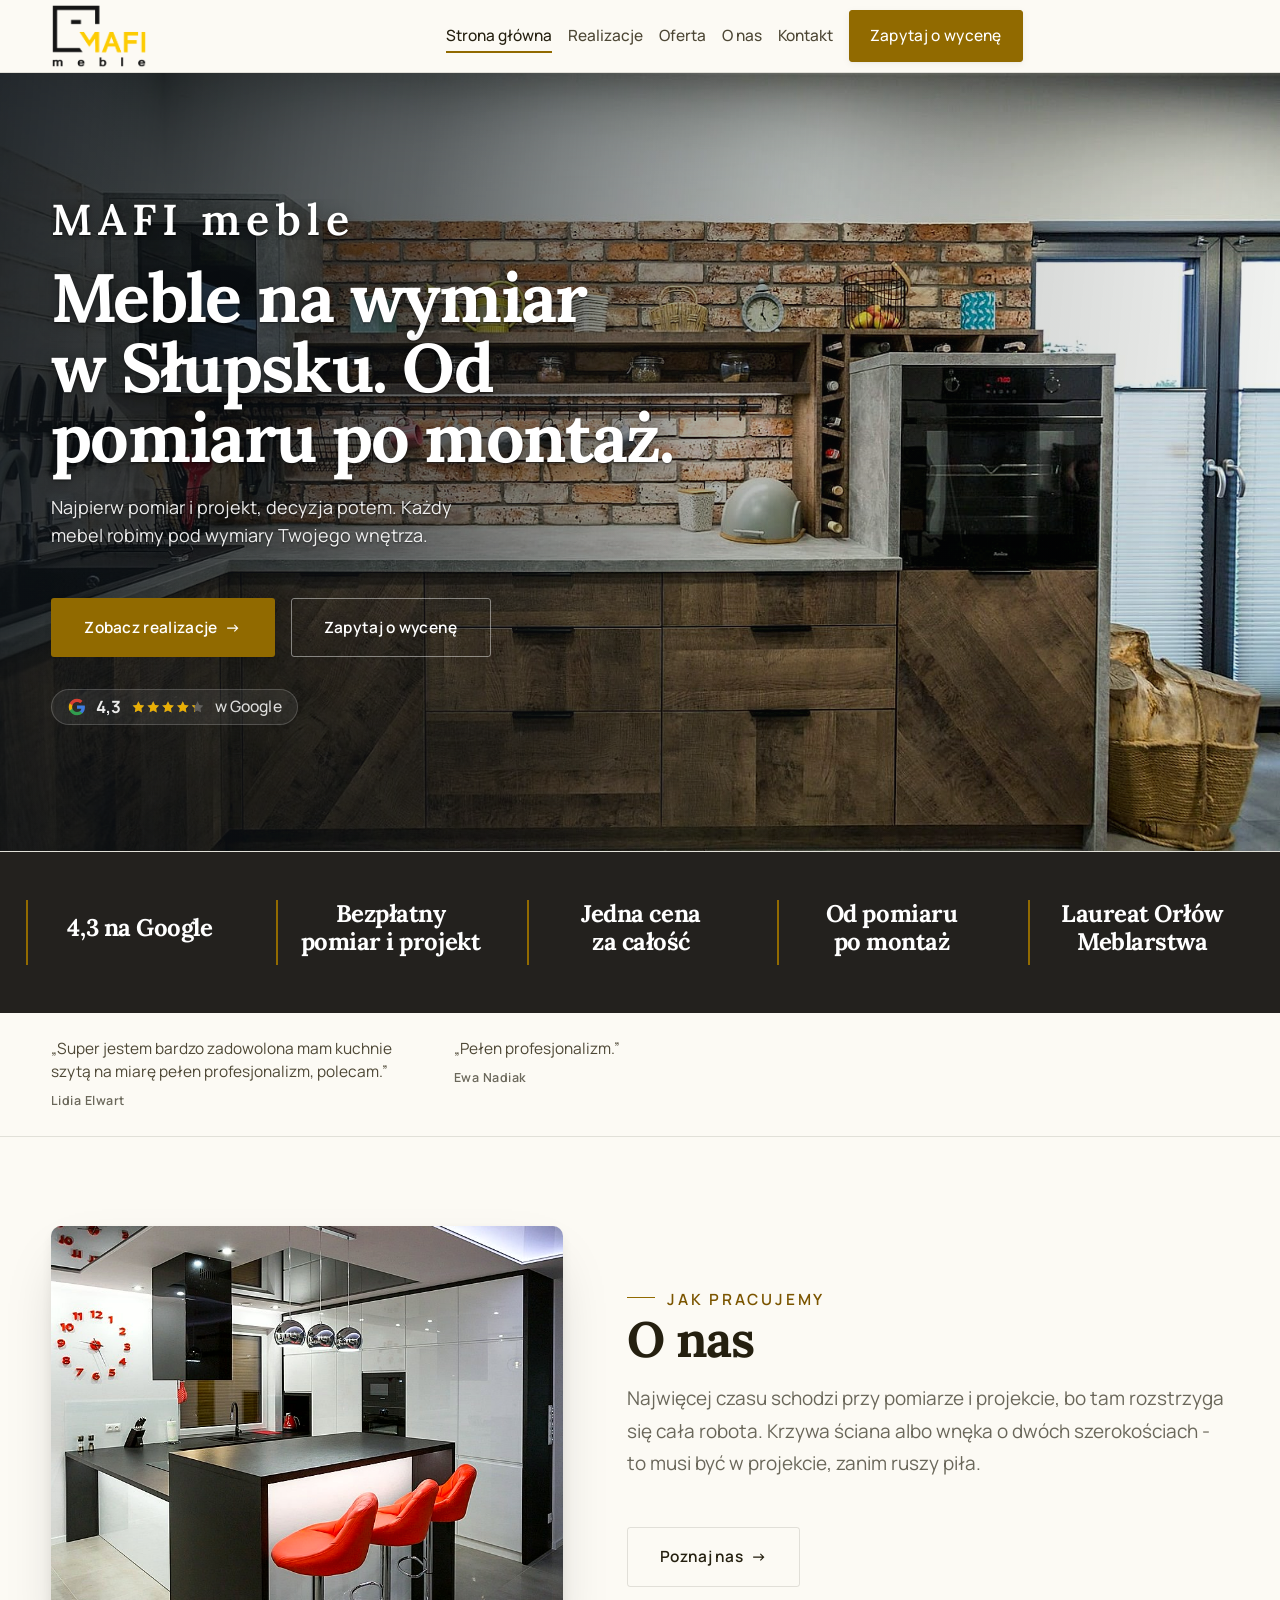
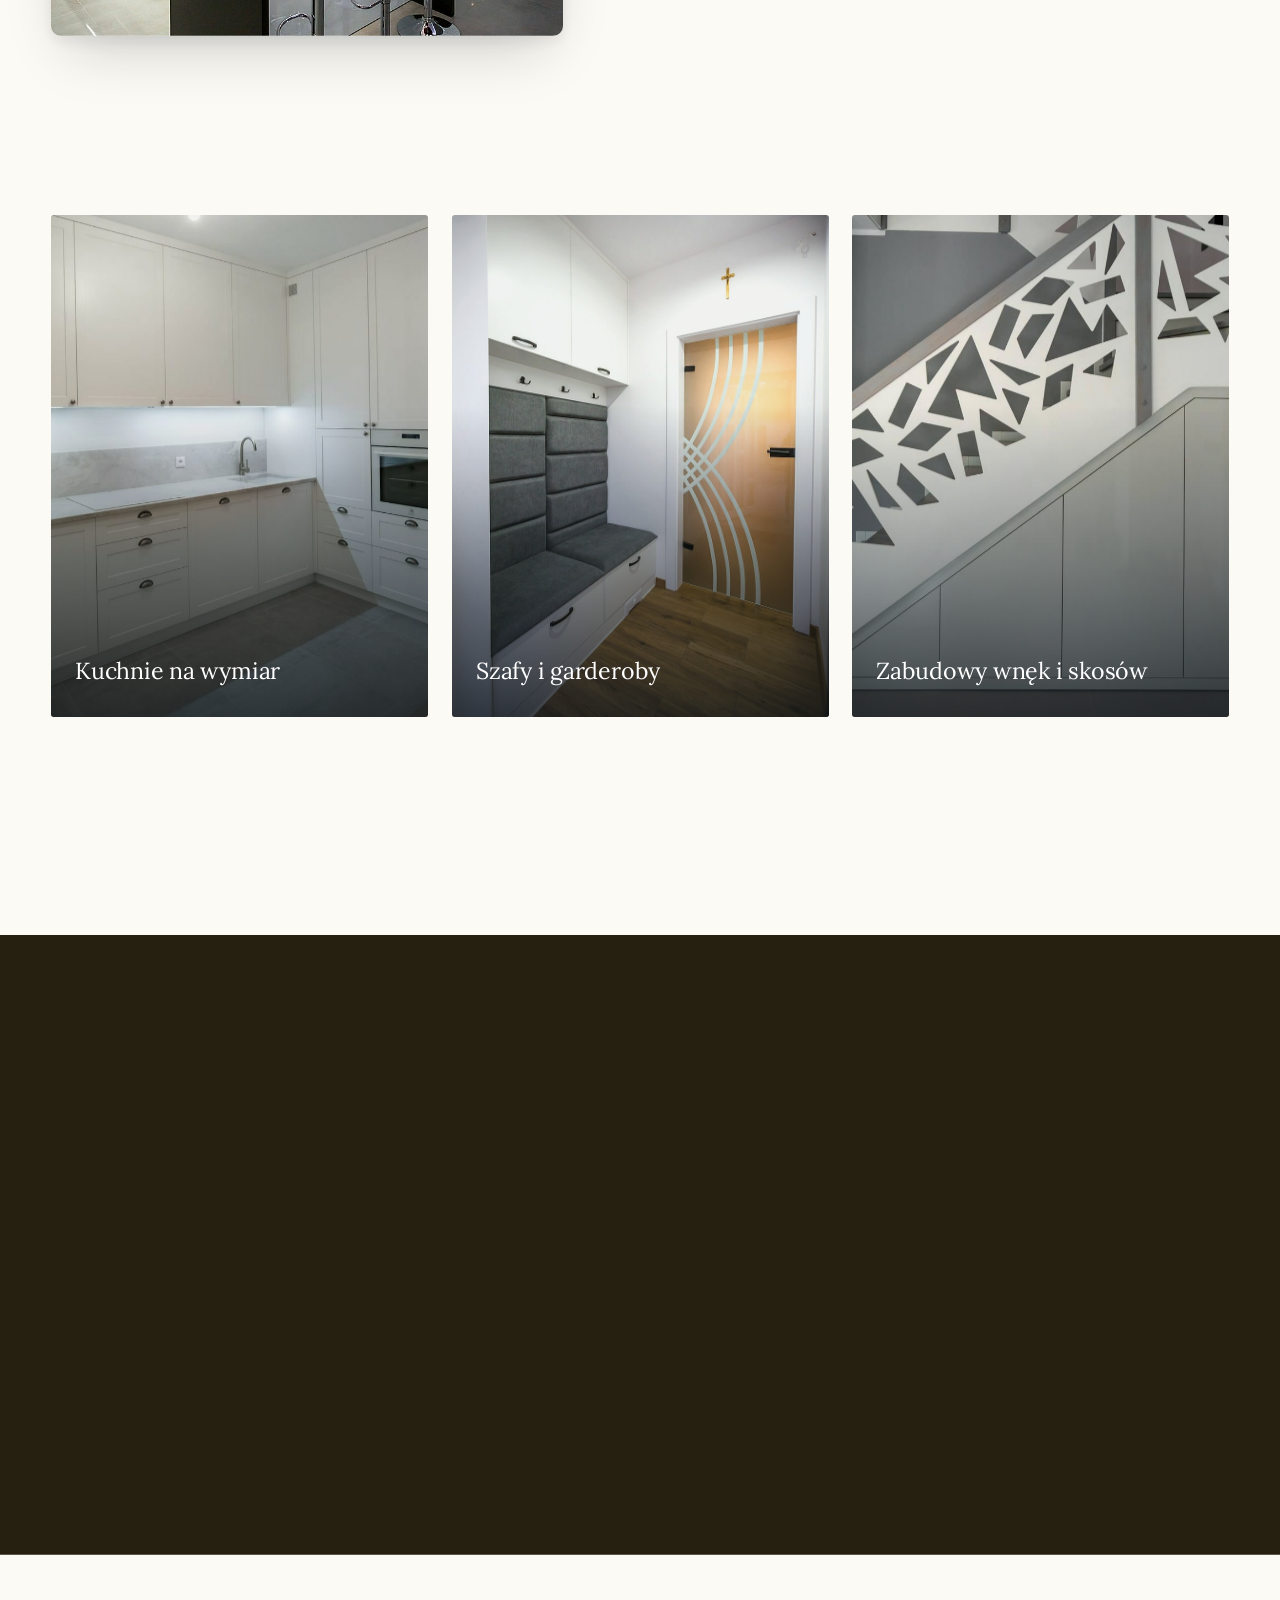
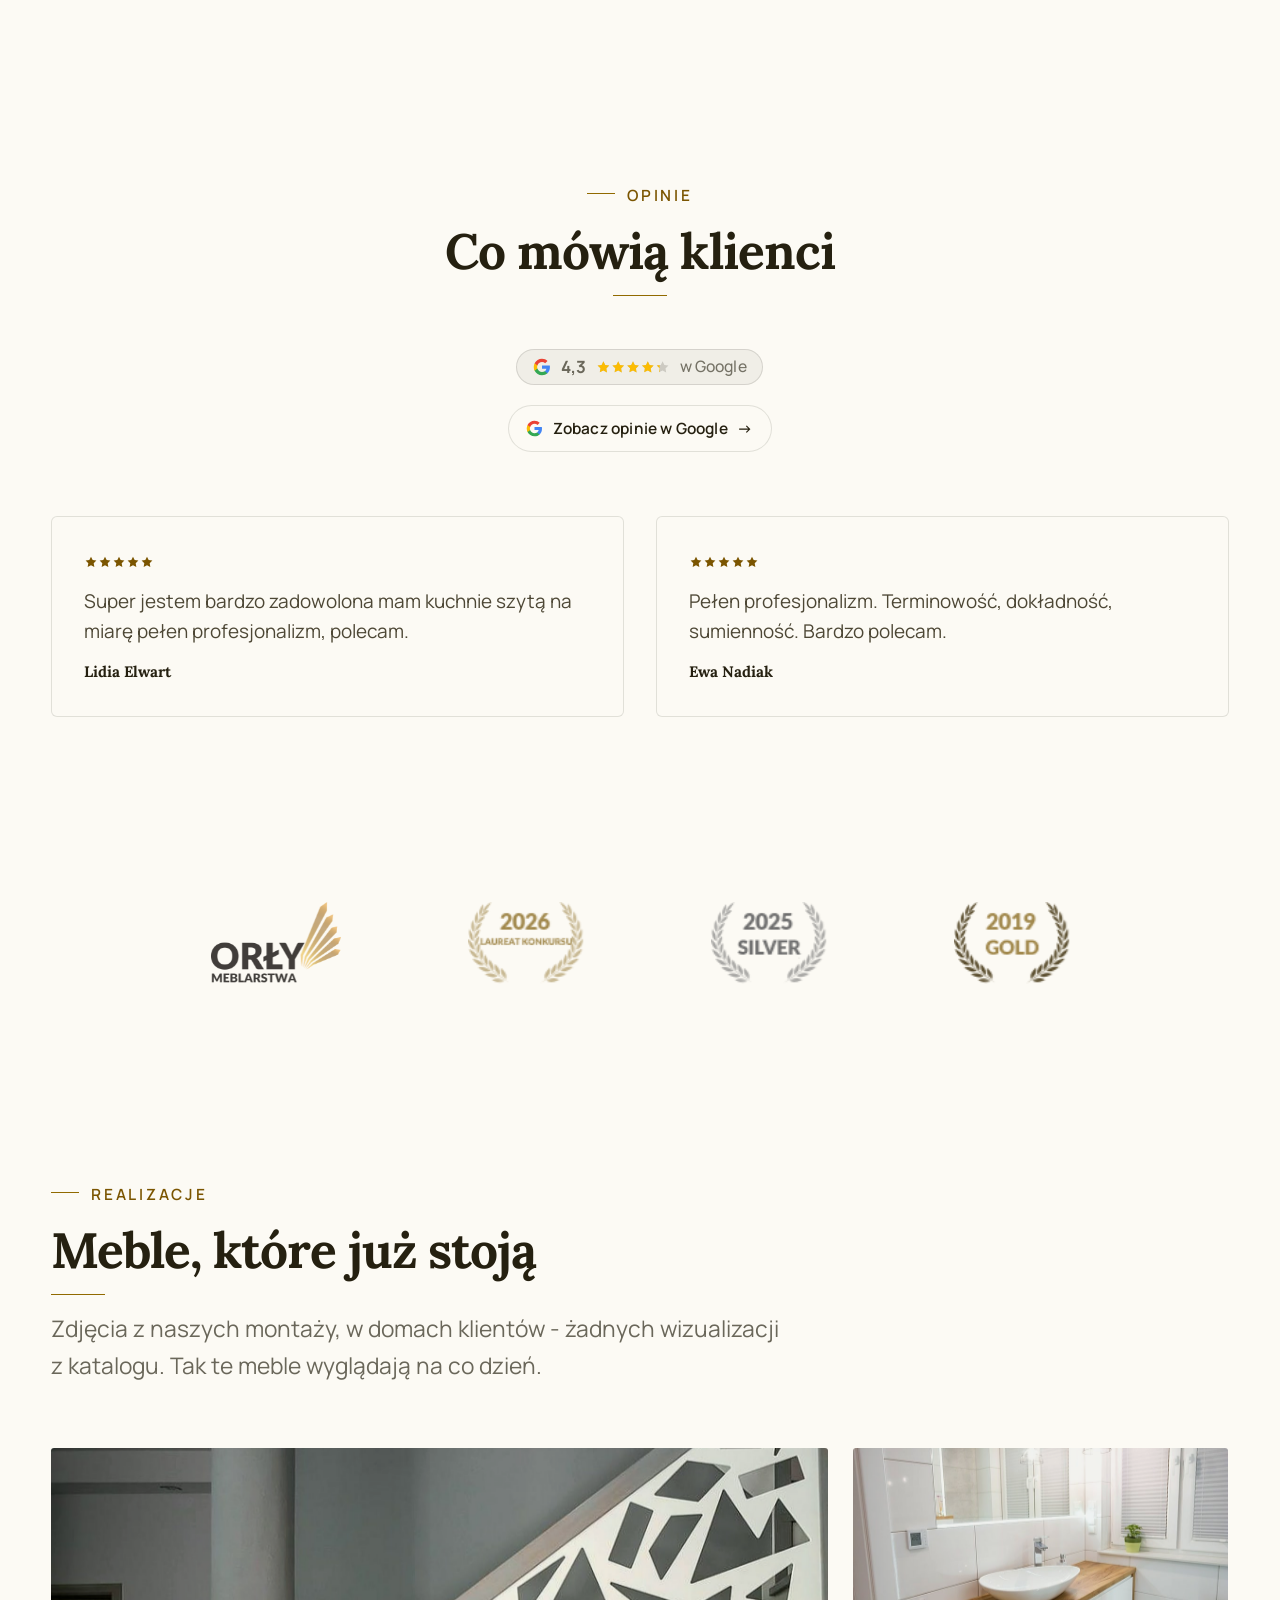
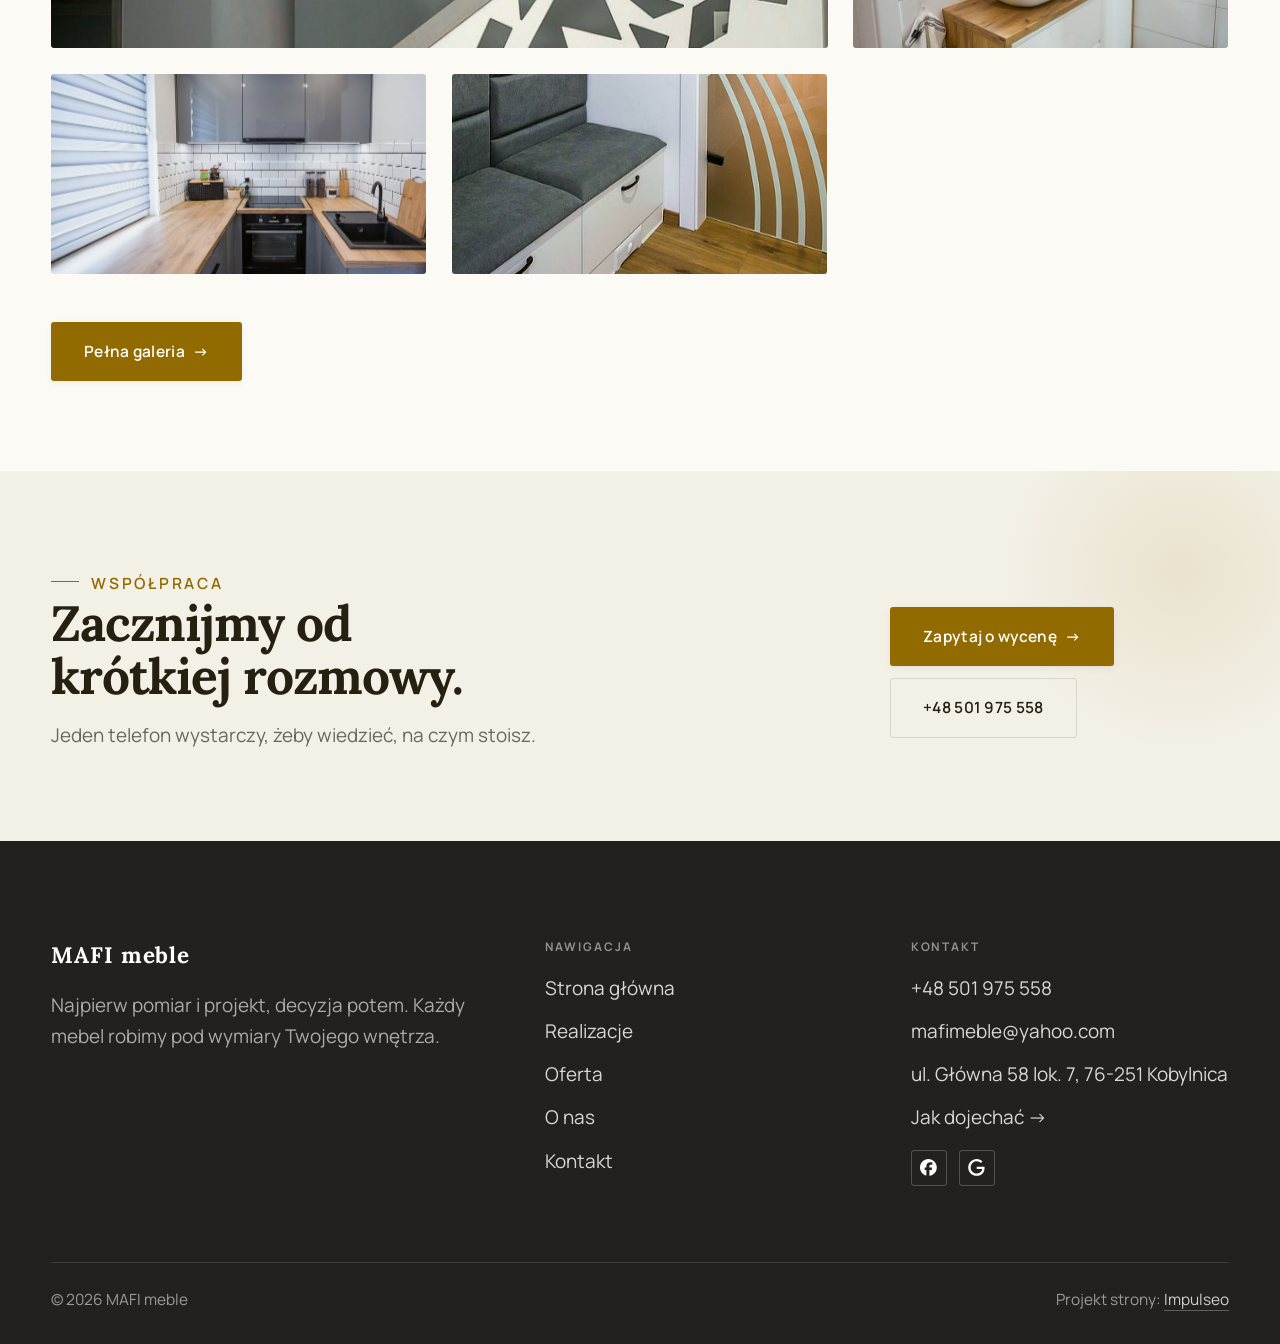
<file: index.html>
<!DOCTYPE html>
<html lang="pl">
<head>
<meta charset="UTF-8">
<meta name="viewport" content="width=device-width, initial-scale=1.0">
<title>MAFI meble - stolarstwo i meble na wymiar</title>
<meta name="description" content="Meble na wymiar w Słupsku: kuchnie, szafy i zabudowy pod Twoje wnętrze. Bezpłatny pomiar i projekt, jedna cena, montaż z gwarancją. Zadzwoń: +48 501 975 558.">
<link rel="canonical" href="https://kris20032.github.io/mafi-meble-meble-na-wymiar/">
<meta name="robots" content="noindex, nofollow">
<meta property="og:type" content="website">
<meta property="og:locale" content="pl_PL">
<meta property="og:site_name" content="MAFI meble">
<meta property="og:title" content="MAFI meble - stolarstwo i meble na wymiar">
<meta property="og:description" content="Meble na wymiar w Słupsku: kuchnie, szafy i zabudowy pod Twoje wnętrze. Bezpłatny pomiar i projekt, jedna cena, montaż z gwarancją. Zadzwoń: +48 501 975 558.">
<meta property="og:url" content="https://kris20032.github.io/mafi-meble-meble-na-wymiar/">
<meta property="og:image" content="https://kris20032.github.io/mafi-meble-meble-na-wymiar/img/og.jpg">
<meta property="og:image:width" content="1200">
<meta property="og:image:height" content="630">
<meta name="twitter:card" content="summary_large_image">
<script type="application/ld+json">{"@context": "https://schema.org", "@type": "HomeAndConstructionBusiness", "name": "MAFI meble", "url": "https://kris20032.github.io/mafi-meble-meble-na-wymiar/", "telephone": "+48501975558", "image": "https://kris20032.github.io/mafi-meble-meble-na-wymiar/img/og.jpg", "areaServed": "Słupsk", "sameAs": ["https://www.facebook.com/mafimeble/", "https://maps.google.com/?cid=5448054285447928381"]}</script>
<link rel="preconnect" href="https://fonts.googleapis.com">
<link rel="preconnect" href="https://fonts.gstatic.com" crossorigin>
<link href="https://fonts.googleapis.com/css2?family=Lora:wght@500;600;700&family=Manrope:wght@400;500;600&display=swap" rel="stylesheet">
<link rel="stylesheet" href="assets/styles.css?v=ae23a302">
<link rel="preload" as="image" href="img/logo-ciemne.png" fetchpriority="high">
<script>(function(){
 /* Wejscie z logo (skill wejscie-na-strone): raz na wizyte, ?intro = zagraj znowu.
    Skrypt BEZ defer - inaczej przez ulamek sekundy widac strone, a dopiero potem kurtyne. */
 try{
  var h=document.documentElement, a=location.search.indexOf('intro')>-1;
  if(window.matchMedia('(prefers-reduced-motion: reduce)').matches) return;
  if(!a && sessionStorage.getItem('mafi-wejscie')) return;
  sessionStorage.setItem('mafi-wejscie','1');
  h.classList.add('intro-on','bez-wejscia-tla');
 }catch(e){}
})();</script>
</head>
<body>
<div class="wejscie" aria-hidden="true">
  <div class="wejscie-plyta"></div>
  <div class="wejscie-znak-box">
    <span class="wejscie-znak"><img src="img/logo-ciemne.png" width="1698" height="1131" alt="" decoding="async"></span>
    <i class="wejscie-miara"></i>
  </div>
</div>

<header class="nav">
  <div class="wrap nav-inner">
    <a class="brand brand-has-logo" href="index.html"><img class="brand-logo" src="img/logo-ciemne.png" alt="MAFI meble" width="1698" height="1131" decoding="async"></a>
    <nav class="nav-links">
      <a href="index.html" class="active" aria-current="page">Strona główna</a>
      <a href="realizacje.html">Realizacje</a>
      <a href="oferta.html">Oferta</a>
      <a href="o-nas.html">O nas</a>
      <a href="kontakt.html">Kontakt</a>
      <a href="kontakt.html" class="btn btn-accent">Zapytaj o wycenę</a>
    </nav>
    <button class="nav-toggle" aria-label="Menu"><span></span><span></span><span></span></button>
  </div>
</header>
<script>(function(){
 /* Pomiar TUZ za </header>, nie w main.js - main.js rusza ~300 ms pozniej (regula 6). */
 var h=document.documentElement;
 if(!h.classList.contains('intro-on')) return;
 function sprzataj(){
   h.classList.remove('intro-on','intro-gra','intro-out');
   try{window.dispatchEvent(new Event('wejscie:koniec'));}catch(e){}
 }
 var obraz=document.querySelector('.nav .brand-logo'), znak=document.querySelector('.wejscie-znak img');
 if(!obraz||!znak){sprzataj();return;}

 /* SKALUJEMY W DOL, NIGDY W GORE (regula 8): na kurtynie logo ma prawdziwy rozmiar,
    do paska wraca scale() < 1. Sufit = piksele pliku / gestosc ekranu. */
 var PLIK_W=1698, PLIK_H=1131;
 var r=obraz.getBoundingClientRect();
 if(!r.width||!r.height){sprzataj();return;}
 var sufit=PLIK_W/Math.min(window.devicePixelRatio||1,3);
 var cel=(innerWidth<680)?Math.min(innerWidth*0.52,210):Math.min(innerWidth*0.2,270);
 cel=Math.max(r.width, Math.min(cel, sufit));
 h.style.setProperty('--i-w', Math.round(cel)+'px');
 h.style.setProperty('--i-h', Math.round(cel*PLIK_H/PLIK_W)+'px');
 h.style.setProperty('--i-zmniejsz', (r.width/cel).toFixed(4));
 h.style.setProperty('--i-px', (r.left+r.width/2-innerWidth/2).toFixed(2)+'px');
 h.style.setProperty('--i-py', (r.top+r.height/2-innerHeight/2).toFixed(2)+'px');

 var ruszylo=false, zrobione=false;
 function koniec(){
   if(!ruszylo||zrobione) return; zrobione=true;
   h.classList.add('intro-out');
   /* naglowek hero rusza, gdy kurtyna jest prawie w gorze - bez pustej przerwy */
   setTimeout(function(){ try{window.dispatchEvent(new Event('wejscie:koniec'));}catch(e){} }, 560);
   setTimeout(sprzataj, 1000);
 }
 function graj(){
   if(ruszylo) return; ruszylo=true;
   /* DWIE klatki - inaczej przegladarka sklei start z koncem i przejscia nie widac */
   requestAnimationFrame(function(){requestAnimationFrame(function(){ h.classList.add('intro-gra'); });});
   /* MIN/SUFIT licza sie od startu animacji, nie od parsowania strony (regula 5a) */
   var start=Date.now(), MIN=820, SUFIT=1150, zaladowane=false;
   function heroGotowe(){ var im=document.querySelector('.hero-cine > img'); return !!(im&&im.complete&&im.naturalWidth>0); }
   function moze(){ if(zrobione) return; if(Date.now()-start>=MIN && (heroGotowe()||zaladowane)) koniec(); else setTimeout(moze,70); }
   window.addEventListener('load',function(){zaladowane=true;});
   moze();
   setTimeout(koniec, SUFIT);
   setTimeout(sprzataj, 3200);                              /* twardy bezpiecznik */
   ['click','wheel','touchstart','keydown'].forEach(function(z){
     window.addEventListener(z, koniec, {once:true, passive:true});
   });
 }
 /* KURTYNA NIE RUSZA, DOPOKI LOGO NIE JEST POBRANE I ZDEKODOWANE (regula 5a) -
    inaczej takt wylaniania gra na pustym miejscu i logo "miga jak zbugowane". */
 function odpusc(){ if(!ruszylo) sprzataj(); }
 function zacznij(){ if(znak.decode) znak.decode().then(graj,graj); else graj(); }
 if(znak.complete && znak.naturalWidth>0) zacznij();
 else { znak.addEventListener('load', zacznij); znak.addEventListener('error', odpusc);
        setTimeout(function(){ (znak.complete&&znak.naturalWidth>0) ? zacznij() : odpusc(); }, 1400); }
 setTimeout(function(){ if(!ruszylo) sprzataj(); }, 4000);
})();</script>

<main>
<section class="hero-cine">
  <img src="img/hero.jpg" fetchpriority="high" data-rotate="img/g1.jpg|img/g2.jpg" alt="MAFI meble - Meble na wymiar w Słupsku. Od pomiaru po montaż. " width="1600" height="1067">
  <div class="wrap">
    <div class="hero-copy">
      <div class="brandmark bm-l"><span class="bm-line"><span>MAFI meble</span></span></div>
      <h1>Meble na wymiar w Słupsku. Od pomiaru po montaż. </h1>
      <p class="lead">Najpierw pomiar i projekt, decyzja potem. Każdy mebel robimy pod wymiary Twojego wnętrza.</p>
      <div class="hero-actions">
        <a href="realizacje.html" class="btn btn-accent">Zobacz realizacje <span class="arr">→</span></a>
        <a href="kontakt.html" class="btn btn-ghost btn-on-dark">Zapytaj o wycenę</a>
      </div>
      <div style="margin-top:var(--space-6);color:#fff;font-weight:600;letter-spacing:.02em;opacity:.92"><span class="g-badge"><svg class="gb-ico" viewBox="0 0 24 24" width="18" height="18" aria-hidden="true"><path fill="#4285F4" d="M22.56 12.25c0-.78-.07-1.53-.2-2.25H12v4.26h5.92c-.26 1.37-1.04 2.53-2.21 3.31v2.77h3.57c2.08-1.92 3.28-4.74 3.28-8.09z"/><path fill="#34A853" d="M12 23c2.97 0 5.46-.98 7.28-2.66l-3.57-2.77c-.98.66-2.23 1.06-3.71 1.06-2.86 0-5.29-1.93-6.16-4.53H2.18v2.84C3.99 20.53 7.7 23 12 23z"/><path fill="#FBBC05" d="M5.84 14.09c-.22-.66-.35-1.36-.35-2.09s.13-1.43.35-2.09V7.07H2.18C1.43 8.55 1 10.22 1 12s.43 3.45 1.18 4.93l2.85-2.22.81-.62z"/><path fill="#EA4335" d="M12 5.38c1.62 0 3.06.56 4.21 1.64l3.15-3.15C17.45 2.09 14.97 1 12 1 7.7 1 3.99 3.47 2.18 7.07l3.66 2.84c.87-2.6 3.3-4.53 6.16-4.53z"/></svg><b class="gb-ocena">4,3</b><svg class="gb-stars" viewBox="0 0 90 18" width="74" height="14.8" aria-hidden="true"><g fill="currentColor" opacity=".26"><path transform="translate(0,0)" d="M9 1.6l2.2 4.46 4.92.72-3.56 3.47.84 4.9L9 12.74l-4.4 2.31.84-4.9L1.88 6.68l4.92-.72L9 1.6Z"/><path transform="translate(18,0)" d="M9 1.6l2.2 4.46 4.92.72-3.56 3.47.84 4.9L9 12.74l-4.4 2.31.84-4.9L1.88 6.68l4.92-.72L9 1.6Z"/><path transform="translate(36,0)" d="M9 1.6l2.2 4.46 4.92.72-3.56 3.47.84 4.9L9 12.74l-4.4 2.31.84-4.9L1.88 6.68l4.92-.72L9 1.6Z"/><path transform="translate(54,0)" d="M9 1.6l2.2 4.46 4.92.72-3.56 3.47.84 4.9L9 12.74l-4.4 2.31.84-4.9L1.88 6.68l4.92-.72L9 1.6Z"/><path transform="translate(72,0)" d="M9 1.6l2.2 4.46 4.92.72-3.56 3.47.84 4.9L9 12.74l-4.4 2.31.84-4.9L1.88 6.68l4.92-.72L9 1.6Z"/></g><clipPath id="gs860"><rect x="0" y="0" width="77.4" height="18"/></clipPath><g fill="#FBBC04" clip-path="url(#gs860)"><path transform="translate(0,0)" d="M9 1.6l2.2 4.46 4.92.72-3.56 3.47.84 4.9L9 12.74l-4.4 2.31.84-4.9L1.88 6.68l4.92-.72L9 1.6Z"/><path transform="translate(18,0)" d="M9 1.6l2.2 4.46 4.92.72-3.56 3.47.84 4.9L9 12.74l-4.4 2.31.84-4.9L1.88 6.68l4.92-.72L9 1.6Z"/><path transform="translate(36,0)" d="M9 1.6l2.2 4.46 4.92.72-3.56 3.47.84 4.9L9 12.74l-4.4 2.31.84-4.9L1.88 6.68l4.92-.72L9 1.6Z"/><path transform="translate(54,0)" d="M9 1.6l2.2 4.46 4.92.72-3.56 3.47.84 4.9L9 12.74l-4.4 2.31.84-4.9L1.88 6.68l4.92-.72L9 1.6Z"/><path transform="translate(72,0)" d="M9 1.6l2.2 4.46 4.92.72-3.56 3.47.84 4.9L9 12.74l-4.4 2.31.84-4.9L1.88 6.68l4.92-.72L9 1.6Z"/></g></svg><span class="gb-txt">w Google</span></span></div>
    </div>
  </div>
</section>
<section class="strip n-5" style="padding-block:0">
  <div class="wrap">
    <div class="item reveal"><div class="k">4,3 na Google</div><div class="v"></div></div>
    <div class="item reveal"><div class="k">Bezpłatny pomiar i projekt</div><div class="v"></div></div>
    <div class="item reveal"><div class="k">Jedna cena za całość</div><div class="v"></div></div>
    <div class="item reveal"><div class="k">Od pomiaru po montaż</div><div class="v"></div></div>
    <div class="item reveal"><div class="k">Laureat Orłów Meblarstwa</div><div class="v"></div></div>
  </div>
</section>
<section class="opinie-mini" aria-label="Opinie klientów">
  <div class="wrap">
    <div class="om-row">
      <div class="om-item reveal"><blockquote>„Super jestem bardzo zadowolona mam kuchnie szytą na miarę pełen profesjonalizm, polecam.”</blockquote><span class="om-autor">Lidia Elwart</span></div>
      <div class="om-item reveal"><blockquote>„Pełen profesjonalizm.”</blockquote><span class="om-autor">Ewa Nadiak</span></div>
    </div>
  </div>
</section>
<section>
  <div class="wrap split">
    <div class="split-art reveal"><img src="img/g3.jpg" alt="MAFI meble - realizacja" loading="lazy" width="800" height="1200" decoding="async"></div>
    <div class="split-copy reveal">
      <span class="eyebrow">Jak pracujemy</span>
      <h2>O nas</h2>
      <p class="muted">Najwięcej czasu schodzi przy pomiarze i projekcie, bo tam rozstrzyga się cała robota. Krzywa ściana albo wnęka o dwóch szerokościach - to musi być w projekcie, zanim ruszy piła.</p>
      <p class="muted"></p>
      <a href="o-nas.html" class="btn btn-ghost">Poznaj nas <span class="arr">→</span></a>
    </div>
  </div>
</section>
<section class="gateways-band">
  <div class="wrap">
    <div class="gateways">
      <a href="oferta.html" class="gateway reveal"><img src="img/g5.jpg" alt="Kuchnie na wymiar" loading="lazy" width="1562" height="1030" decoding="async"><span class="g-ttl">Kuchnie na wymiar</span></a>
      <a href="oferta.html" class="gateway reveal"><img src="img/g10.jpg" alt="Szafy i garderoby" loading="lazy" width="800" height="1200" decoding="async"><span class="g-ttl">Szafy i garderoby</span></a>
      <a href="oferta.html" class="gateway reveal"><img src="img/g4.jpg" alt="Zabudowy wnęk i skosów" loading="lazy" width="1566" height="1036" decoding="async"><span class="g-ttl">Zabudowy wnęk i skosów</span></a>
    </div>
  </div>
</section>
<section class="stopklatka" aria-hidden="true">
  <div class="stk-bg" style="background-image:url(img/g7.jpg)"></div>
</section>
<section class="opinie">
  <div class="wrap">
    <div class="head center reveal">
      <span class="eyebrow">Opinie</span>
      <h2>Co mówią klienci</h2>
    </div>
    <p class="op-meta reveal"><span class="g-badge"><svg class="gb-ico" viewBox="0 0 24 24" width="18" height="18" aria-hidden="true"><path fill="#4285F4" d="M22.56 12.25c0-.78-.07-1.53-.2-2.25H12v4.26h5.92c-.26 1.37-1.04 2.53-2.21 3.31v2.77h3.57c2.08-1.92 3.28-4.74 3.28-8.09z"/><path fill="#34A853" d="M12 23c2.97 0 5.46-.98 7.28-2.66l-3.57-2.77c-.98.66-2.23 1.06-3.71 1.06-2.86 0-5.29-1.93-6.16-4.53H2.18v2.84C3.99 20.53 7.7 23 12 23z"/><path fill="#FBBC05" d="M5.84 14.09c-.22-.66-.35-1.36-.35-2.09s.13-1.43.35-2.09V7.07H2.18C1.43 8.55 1 10.22 1 12s.43 3.45 1.18 4.93l2.85-2.22.81-.62z"/><path fill="#EA4335" d="M12 5.38c1.62 0 3.06.56 4.21 1.64l3.15-3.15C17.45 2.09 14.97 1 12 1 7.7 1 3.99 3.47 2.18 7.07l3.66 2.84c.87-2.6 3.3-4.53 6.16-4.53z"/></svg><b class="gb-ocena">4,3</b><svg class="gb-stars" viewBox="0 0 90 18" width="74" height="14.8" aria-hidden="true"><g fill="currentColor" opacity=".26"><path transform="translate(0,0)" d="M9 1.6l2.2 4.46 4.92.72-3.56 3.47.84 4.9L9 12.74l-4.4 2.31.84-4.9L1.88 6.68l4.92-.72L9 1.6Z"/><path transform="translate(18,0)" d="M9 1.6l2.2 4.46 4.92.72-3.56 3.47.84 4.9L9 12.74l-4.4 2.31.84-4.9L1.88 6.68l4.92-.72L9 1.6Z"/><path transform="translate(36,0)" d="M9 1.6l2.2 4.46 4.92.72-3.56 3.47.84 4.9L9 12.74l-4.4 2.31.84-4.9L1.88 6.68l4.92-.72L9 1.6Z"/><path transform="translate(54,0)" d="M9 1.6l2.2 4.46 4.92.72-3.56 3.47.84 4.9L9 12.74l-4.4 2.31.84-4.9L1.88 6.68l4.92-.72L9 1.6Z"/><path transform="translate(72,0)" d="M9 1.6l2.2 4.46 4.92.72-3.56 3.47.84 4.9L9 12.74l-4.4 2.31.84-4.9L1.88 6.68l4.92-.72L9 1.6Z"/></g><clipPath id="gs860"><rect x="0" y="0" width="77.4" height="18"/></clipPath><g fill="#FBBC04" clip-path="url(#gs860)"><path transform="translate(0,0)" d="M9 1.6l2.2 4.46 4.92.72-3.56 3.47.84 4.9L9 12.74l-4.4 2.31.84-4.9L1.88 6.68l4.92-.72L9 1.6Z"/><path transform="translate(18,0)" d="M9 1.6l2.2 4.46 4.92.72-3.56 3.47.84 4.9L9 12.74l-4.4 2.31.84-4.9L1.88 6.68l4.92-.72L9 1.6Z"/><path transform="translate(36,0)" d="M9 1.6l2.2 4.46 4.92.72-3.56 3.47.84 4.9L9 12.74l-4.4 2.31.84-4.9L1.88 6.68l4.92-.72L9 1.6Z"/><path transform="translate(54,0)" d="M9 1.6l2.2 4.46 4.92.72-3.56 3.47.84 4.9L9 12.74l-4.4 2.31.84-4.9L1.88 6.68l4.92-.72L9 1.6Z"/><path transform="translate(72,0)" d="M9 1.6l2.2 4.46 4.92.72-3.56 3.47.84 4.9L9 12.74l-4.4 2.31.84-4.9L1.88 6.68l4.92-.72L9 1.6Z"/></g></svg><span class="gb-txt">w Google</span></span></p>
    <p class="op-meta reveal"><a class="op-google" href="https://maps.google.com/?cid=5448054285447928381" target="_blank" rel="noopener"><svg class="op-g-ico" viewBox="0 0 24 24" width="17" height="17" aria-hidden="true"><path fill="#4285F4" d="M22.56 12.25c0-.78-.07-1.53-.2-2.25H12v4.26h5.92c-.26 1.37-1.04 2.53-2.21 3.31v2.77h3.57c2.08-1.92 3.28-4.74 3.28-8.09z"/><path fill="#34A853" d="M12 23c2.97 0 5.46-.98 7.28-2.66l-3.57-2.77c-.98.66-2.23 1.06-3.71 1.06-2.86 0-5.29-1.93-6.16-4.53H2.18v2.84C3.99 20.53 7.7 23 12 23z"/><path fill="#FBBC05" d="M5.84 14.09c-.22-.66-.35-1.36-.35-2.09s.13-1.43.35-2.09V7.07H2.18C1.43 8.55 1 10.22 1 12s.43 3.45 1.18 4.93l2.85-2.22.81-.62z"/><path fill="#EA4335" d="M12 5.38c1.62 0 3.06.56 4.21 1.64l3.15-3.15C17.45 2.09 14.97 1 12 1 7.7 1 3.99 3.47 2.18 7.07l3.66 2.84c.87-2.6 3.3-4.53 6.16-4.53z"/></svg><span>Zobacz opinie w Google</span><span class="arr">→</span></a></p>
    <div class="opinie-grid">
      <figure class="op-card reveal"><span class="op-star"><svg class="ico-star" width="14" height="14" viewBox="0 0 24 24" style="vertical-align:-2px" aria-hidden="true"><path d="M12 2.8l2.85 5.8 6.4.93-4.63 4.5 1.1 6.37L12 17.4l-5.72 3 1.1-6.37-4.63-4.5 6.4-.93L12 2.8Z" fill="currentColor"/></svg><svg class="ico-star" width="14" height="14" viewBox="0 0 24 24" style="vertical-align:-2px" aria-hidden="true"><path d="M12 2.8l2.85 5.8 6.4.93-4.63 4.5 1.1 6.37L12 17.4l-5.72 3 1.1-6.37-4.63-4.5 6.4-.93L12 2.8Z" fill="currentColor"/></svg><svg class="ico-star" width="14" height="14" viewBox="0 0 24 24" style="vertical-align:-2px" aria-hidden="true"><path d="M12 2.8l2.85 5.8 6.4.93-4.63 4.5 1.1 6.37L12 17.4l-5.72 3 1.1-6.37-4.63-4.5 6.4-.93L12 2.8Z" fill="currentColor"/></svg><svg class="ico-star" width="14" height="14" viewBox="0 0 24 24" style="vertical-align:-2px" aria-hidden="true"><path d="M12 2.8l2.85 5.8 6.4.93-4.63 4.5 1.1 6.37L12 17.4l-5.72 3 1.1-6.37-4.63-4.5 6.4-.93L12 2.8Z" fill="currentColor"/></svg><svg class="ico-star" width="14" height="14" viewBox="0 0 24 24" style="vertical-align:-2px" aria-hidden="true"><path d="M12 2.8l2.85 5.8 6.4.93-4.63 4.5 1.1 6.37L12 17.4l-5.72 3 1.1-6.37-4.63-4.5 6.4-.93L12 2.8Z" fill="currentColor"/></svg></span><blockquote>Super jestem bardzo zadowolona mam kuchnie szytą na miarę pełen profesjonalizm, polecam.</blockquote><span class="op-autor">Lidia Elwart</span></figure>
      <figure class="op-card reveal"><span class="op-star"><svg class="ico-star" width="14" height="14" viewBox="0 0 24 24" style="vertical-align:-2px" aria-hidden="true"><path d="M12 2.8l2.85 5.8 6.4.93-4.63 4.5 1.1 6.37L12 17.4l-5.72 3 1.1-6.37-4.63-4.5 6.4-.93L12 2.8Z" fill="currentColor"/></svg><svg class="ico-star" width="14" height="14" viewBox="0 0 24 24" style="vertical-align:-2px" aria-hidden="true"><path d="M12 2.8l2.85 5.8 6.4.93-4.63 4.5 1.1 6.37L12 17.4l-5.72 3 1.1-6.37-4.63-4.5 6.4-.93L12 2.8Z" fill="currentColor"/></svg><svg class="ico-star" width="14" height="14" viewBox="0 0 24 24" style="vertical-align:-2px" aria-hidden="true"><path d="M12 2.8l2.85 5.8 6.4.93-4.63 4.5 1.1 6.37L12 17.4l-5.72 3 1.1-6.37-4.63-4.5 6.4-.93L12 2.8Z" fill="currentColor"/></svg><svg class="ico-star" width="14" height="14" viewBox="0 0 24 24" style="vertical-align:-2px" aria-hidden="true"><path d="M12 2.8l2.85 5.8 6.4.93-4.63 4.5 1.1 6.37L12 17.4l-5.72 3 1.1-6.37-4.63-4.5 6.4-.93L12 2.8Z" fill="currentColor"/></svg><svg class="ico-star" width="14" height="14" viewBox="0 0 24 24" style="vertical-align:-2px" aria-hidden="true"><path d="M12 2.8l2.85 5.8 6.4.93-4.63 4.5 1.1 6.37L12 17.4l-5.72 3 1.1-6.37-4.63-4.5 6.4-.93L12 2.8Z" fill="currentColor"/></svg></span><blockquote>Pełen profesjonalizm. Terminowość, dokładność, sumienność. Bardzo polecam.</blockquote><span class="op-autor">Ewa Nadiak</span></figure>
    </div>
  </div>
</section>
<section class="odznaki">
  <div class="wrap">
    <ul class="odz-row">
      <li class="odz reveal"><img src="img/odznaka-orly.png" alt="Orły Meblarstwa - laureat plebiscytu 2019-2026" loading="lazy" decoding="async" width="195" height="125"></li>
      <li class="odz reveal"><img src="img/odznaka-2026.png" alt="Orły Meblarstwa 2026 - laureat" loading="lazy" decoding="async" width="83" height="60"></li>
      <li class="odz reveal"><img src="img/odznaka-2025.png" alt="Orły Meblarstwa 2025 - srebrny medal" loading="lazy" decoding="async" width="83" height="60"></li>
      <li class="odz reveal"><img src="img/odznaka-2019.png" alt="Orły Meblarstwa 2019 - złoty medal" loading="lazy" decoding="async" width="83" height="60"></li>
    </ul>
  </div>
</section>
<section>
  <div class="wrap">
    <div class="head reveal">
      <span class="eyebrow">Realizacje</span>
      <h2>Meble, które już stoją</h2>
      <p>Zdjęcia z naszych montaży, w domach klientów - żadnych wizualizacji z katalogu. Tak te meble wyglądają na co dzień.</p>
    </div>
    <div class="gallery">
      <div class="tile t-two3 reveal"><img src="img/g8.jpg" alt="MAFI meble" loading="lazy" width="1640" height="1076" decoding="async"></div>
      <div class="tile t-third reveal"><img src="img/g9.jpg" alt="MAFI meble" loading="lazy" width="800" height="1200" decoding="async"></div>
      <div class="tile t-third reveal"><img src="img/g6.jpg" alt="MAFI meble" loading="lazy" width="1680" height="1338" decoding="async"></div>
      <div class="tile t-third reveal"><img src="img/g11.jpg" alt="MAFI meble" loading="lazy" width="892" height="1338" decoding="async"></div>
      <div class="tile t-third reveal"><img src="img/g12.jpg" alt="MAFI meble" loading="lazy" width="800" height="1200" decoding="async"></div>
    </div>
    <div style="margin-top:var(--space-7)" class="reveal"><a href="realizacje.html" class="btn btn-accent">Pełna galeria <span class="arr">→</span></a></div>
  </div>
</section>
<section class="cta">
  <div class="wrap">
    <div class="reveal">
      <span class="eyebrow">Współpraca</span>
      <h2>Zacznijmy od krótkiej rozmowy.</h2>
      <p>Jeden telefon wystarczy, żeby wiedzieć, na czym stoisz.</p>
    </div>
    <div class="cta-actions reveal">
      <a href="kontakt.html" class="btn btn-light">Zapytaj o wycenę <span class="arr">→</span></a>
      <a href="tel:+48501975558" class="btn btn-ghost btn-ghost-cta">+48 501 975 558</a>
    </div>
  </div>
</section>
</main>

<footer>
  <div class="wrap">
    <div class="foot-grid">
      <div class="foot-brand">
        <div class="name">MAFI meble</div>
        <p>Najpierw pomiar i projekt, decyzja potem. Każdy mebel robimy pod wymiary Twojego wnętrza.</p>
      </div>
      <div class="foot-col">
        <h4>Nawigacja</h4>
        <a href="index.html">Strona główna</a>
        <a href="realizacje.html">Realizacje</a>
        <a href="oferta.html">Oferta</a>
        <a href="o-nas.html">O nas</a>
        <a href="kontakt.html">Kontakt</a>
      </div>
      <div class="foot-col">
        <h4>Kontakt</h4>
        <a href="tel:+48501975558">+48 501 975 558</a>
        <a href="mailto:mafimeble@yahoo.com">mafimeble@yahoo.com</a>
        <p>ul. Główna 58 lok. 7, 76-251 Kobylnica</p>
        <a href="https://maps.google.com/?cid=5448054285447928381" target="_blank" rel="noopener">Jak dojechać →</a>
      <div class="foot-soc">
        <a class="soc" href="https://www.facebook.com/mafimeble/" target="_blank" rel="noopener" aria-label="Facebook - MAFI meble"><svg viewBox="0 0 24 24" aria-hidden="true" focusable="false"><path d="M9.101 23.691v-7.98H6.627v-3.667h2.474v-1.58c0-4.085 1.848-5.978 5.858-5.978.401 0 .955.042 1.468.103a8.68 8.68 0 0 1 1.141.195v3.325a8.623 8.623 0 0 0-.653-.036 26.805 26.805 0 0 0-.733-.009c-.707 0-1.259.096-1.675.309a1.686 1.686 0 0 0-.679.622c-.258.42-.374.995-.374 1.752v1.297h3.919l-.386 2.103-.287 1.564h-3.246v8.245C19.396 23.238 24 18.179 24 12.044c0-6.627-5.373-12-12-12s-12 5.373-12 12c0 5.628 3.874 10.35 9.101 11.647Z" fill="currentColor"/></svg></a>
        <a class="soc" href="https://maps.google.com/?cid=5448054285447928381" target="_blank" rel="noopener" aria-label="Google - MAFI meble"><svg viewBox="0 0 24 24" aria-hidden="true" focusable="false"><path d="M12.48 10.92v3.28h7.84c-.24 1.84-.853 3.187-1.787 4.133-1.147 1.147-2.933 2.4-6.053 2.4-4.827 0-8.6-3.893-8.6-8.72s3.773-8.72 8.6-8.72c2.6 0 4.507 1.027 5.907 2.347l2.307-2.307C18.747 1.44 16.133 0 12.48 0 5.867 0 .307 5.387.307 12s5.56 12 12.173 12c3.573 0 6.267-1.173 8.373-3.36 2.16-2.16 2.84-5.213 2.84-7.667 0-.76-.053-1.467-.173-2.053H12.48z" fill="currentColor"/></svg></a>
      </div>
      </div>
    </div>
    <div class="foot-bot">
      <span>© 2026 MAFI meble</span>
      <span>Projekt strony: <a class="foot-credit" href="https://impulseo.pl" target="_blank" rel="noopener">Impulseo</a></span>
    </div>
  </div>
</footer>
<div class="sticky-reserve"><a class="sr-book" href="kontakt.html">Zapytaj o wycenę</a><a class="sr-call" href="tel:+48501975558" aria-label="Zadzwoń"><svg class="ico-tel" width="16" height="16" viewBox="0 0 24 24" fill="none" aria-hidden="true"><path d="M6.6 10.8a15.5 15.5 0 0 0 6.6 6.6l2.2-2.2a1 1 0 0 1 1-.24 11.4 11.4 0 0 0 3.6.58 1 1 0 0 1 1 1V20a1 1 0 0 1-1 1A17 17 0 0 1 3 4a1 1 0 0 1 1-1h3.5a1 1 0 0 1 1 1c0 1.25.2 2.46.58 3.6a1 1 0 0 1-.25 1l-2.23 2.2Z" fill="currentColor"/></svg></a></div>
<div class="demo-wazne" data-do="2026-10-05" data-cykl="3" hidden><svg class="dw-ico" width="13" height="13" viewBox="0 0 24 24" fill="none" aria-hidden="true"><circle cx="12" cy="12" r="8.6" stroke="currentColor" stroke-width="1.8"/><path d="M12 7.2V12l3.3 2" stroke="currentColor" stroke-width="1.8" stroke-linecap="round"/></svg><span class="dw-txt"></span></div>

<script src="assets/main.js?v=d9a2d3b1"></script>
</body>
</html>
</file>
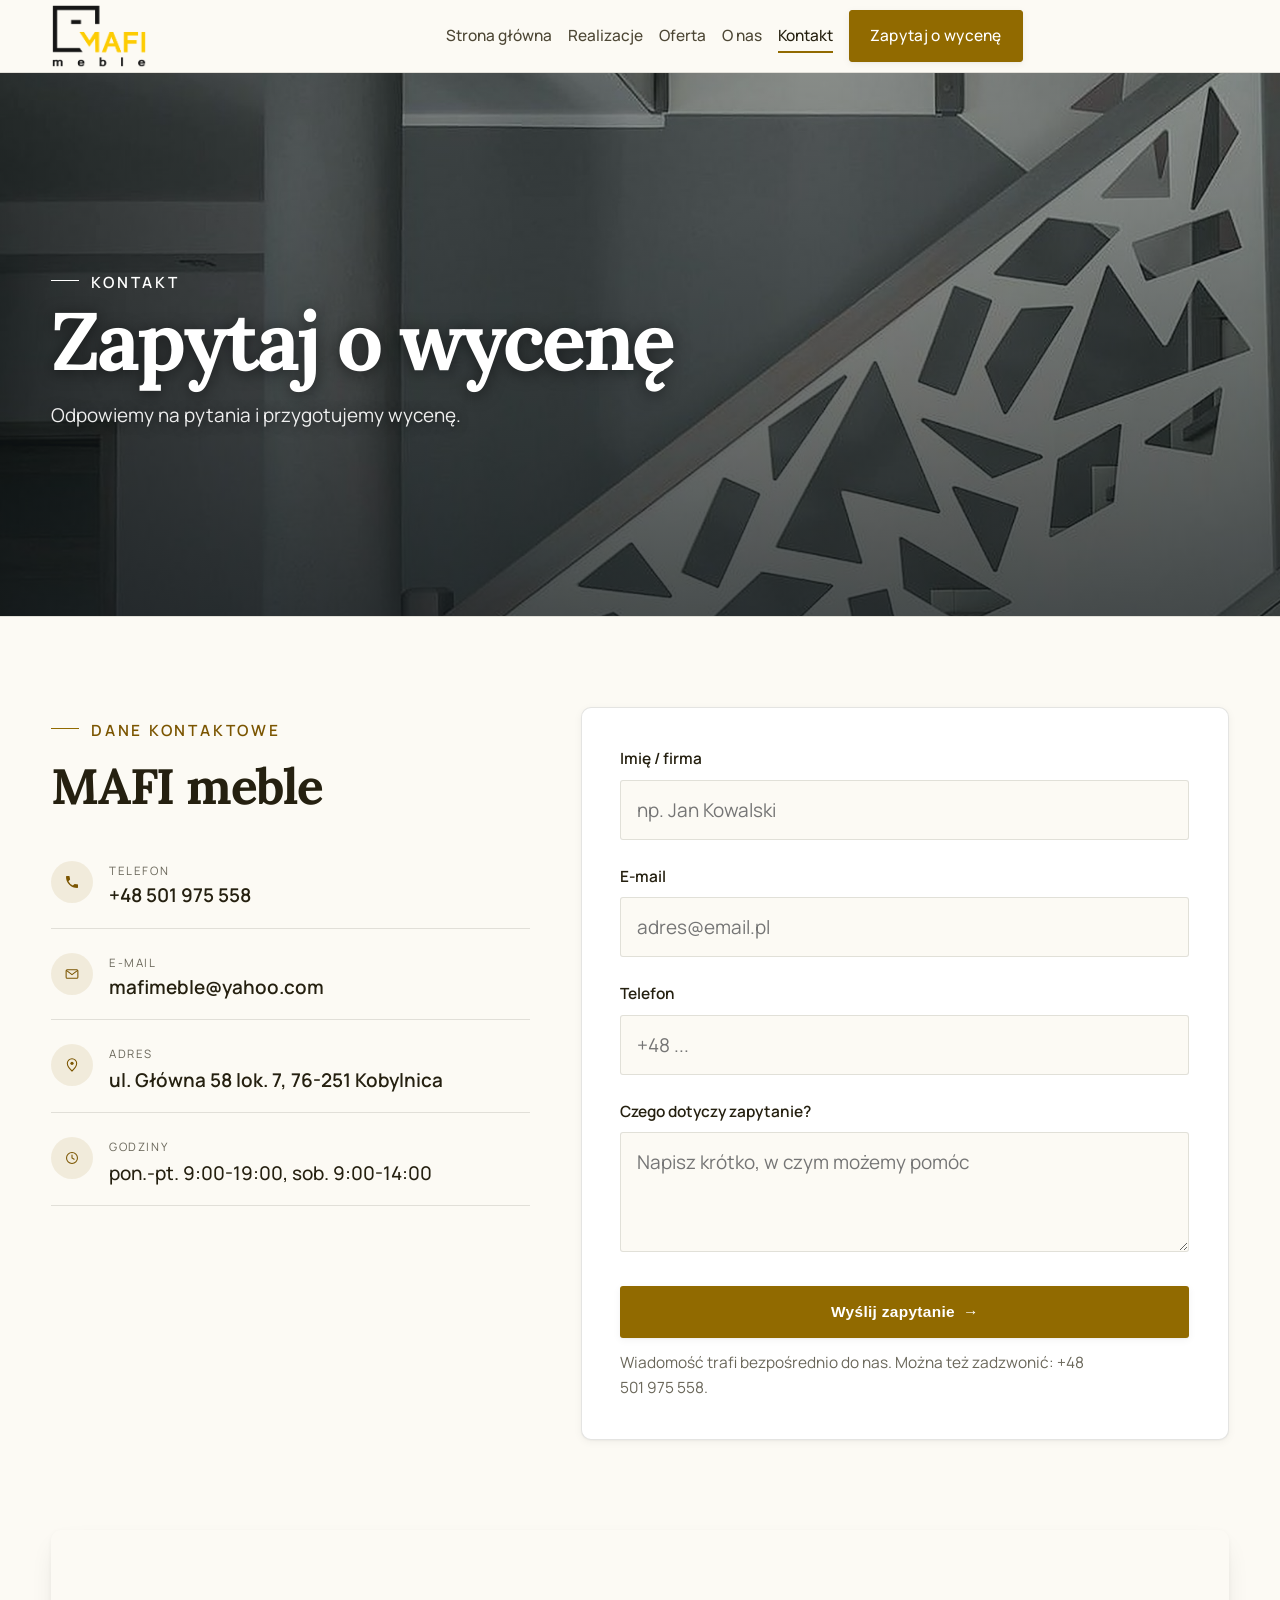
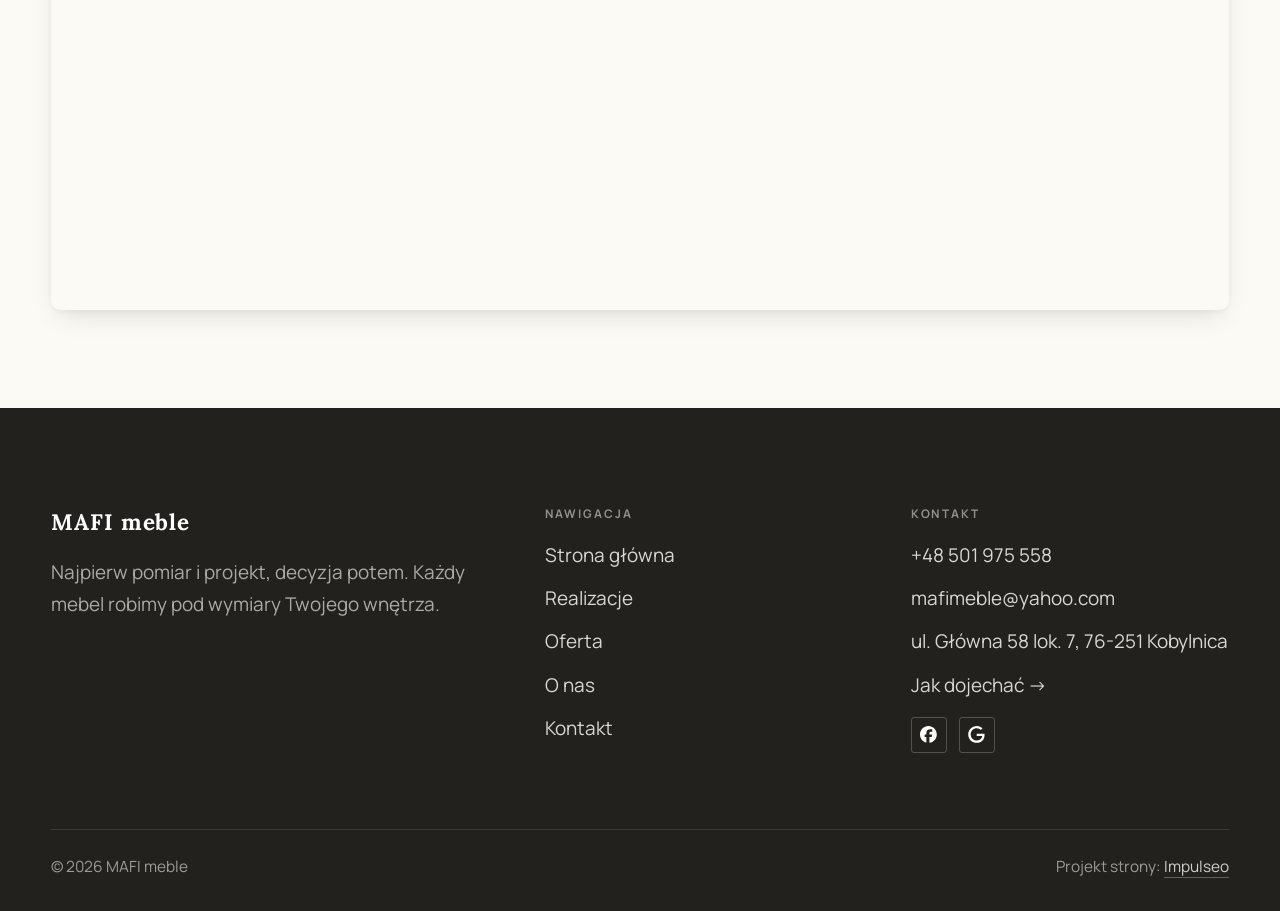
<file: kontakt.html>
<!DOCTYPE html>
<html lang="pl">
<head>
<meta charset="UTF-8">
<meta name="viewport" content="width=device-width, initial-scale=1.0">
<title>Kontakt - MAFI meble</title>
<meta name="description" content="Kontakt MAFI meble - ul. Główna 58 lok. 7, 76-251 Kobylnica">
<link rel="canonical" href="https://kris20032.github.io/mafi-meble-meble-na-wymiar/kontakt.html">
<meta name="robots" content="noindex, nofollow">
<meta property="og:type" content="website">
<meta property="og:locale" content="pl_PL">
<meta property="og:site_name" content="MAFI meble">
<meta property="og:title" content="Kontakt - MAFI meble">
<meta property="og:description" content="Kontakt MAFI meble - ul. Główna 58 lok. 7, 76-251 Kobylnica">
<meta property="og:url" content="https://kris20032.github.io/mafi-meble-meble-na-wymiar/kontakt.html">
<meta property="og:image" content="https://kris20032.github.io/mafi-meble-meble-na-wymiar/img/og.jpg">
<meta property="og:image:width" content="1200">
<meta property="og:image:height" content="630">
<meta name="twitter:card" content="summary_large_image">
<link rel="preconnect" href="https://fonts.googleapis.com">
<link rel="preconnect" href="https://fonts.gstatic.com" crossorigin>
<link href="https://fonts.googleapis.com/css2?family=Lora:wght@500;600;700&family=Manrope:wght@400;500;600&display=swap" rel="stylesheet">
<link rel="stylesheet" href="assets/styles.css?v=ae23a302">
</head>
<body>

<header class="nav">
  <div class="wrap nav-inner">
    <a class="brand brand-has-logo" href="index.html"><img class="brand-logo" src="img/logo-ciemne.png" alt="MAFI meble" width="1698" height="1131" decoding="async"></a>
    <nav class="nav-links">
      <a href="index.html">Strona główna</a>
      <a href="realizacje.html">Realizacje</a>
      <a href="oferta.html">Oferta</a>
      <a href="o-nas.html">O nas</a>
      <a href="kontakt.html" class="active" aria-current="page">Kontakt</a>
      <a href="kontakt.html" class="btn btn-accent">Zapytaj o wycenę</a>
    </nav>
    <button class="nav-toggle" aria-label="Menu"><span></span><span></span><span></span></button>
  </div>
</header>

<main>
<section class="pagehead">
  <img src="img/g8.jpg" alt="MAFI meble - Zapytaj o wycenę" width="1640" height="1076" decoding="async">
  <div class="wrap">
    <span class="eyebrow">Kontakt</span>
    <h1>Zapytaj o wycenę</h1>
    <p>Odpowiemy na pytania i przygotujemy wycenę.</p>
  </div>
</section>
<section>
  <div class="wrap contact-grid">
    <div class="reveal">
      <span class="eyebrow">Dane kontaktowe</span>
      <h2 style="margin:var(--space-4) 0 var(--space-6)">MAFI meble</h2>
      <div class="info-list">
        <div class="info-row"><div class="ic"><svg class="ico-tel" width="16" height="16" viewBox="0 0 24 24" fill="none" aria-hidden="true"><path d="M6.6 10.8a15.5 15.5 0 0 0 6.6 6.6l2.2-2.2a1 1 0 0 1 1-.24 11.4 11.4 0 0 0 3.6.58 1 1 0 0 1 1 1V20a1 1 0 0 1-1 1A17 17 0 0 1 3 4a1 1 0 0 1 1-1h3.5a1 1 0 0 1 1 1c0 1.25.2 2.46.58 3.6a1 1 0 0 1-.25 1l-2.23 2.2Z" fill="currentColor"/></svg></div><div><div class="lbl">Telefon</div><a class="val" href="tel:+48501975558">+48 501 975 558</a></div></div>
        <div class="info-row"><div class="ic"><svg class="ico-mail" width="16" height="16" viewBox="0 0 24 24" fill="none" aria-hidden="true"><rect x="3.2" y="5.5" width="17.6" height="13" rx="1.6" stroke="currentColor" stroke-width="1.6"/><path d="M4 7l8 6 8-6" stroke="currentColor" stroke-width="1.6" stroke-linecap="round" stroke-linejoin="round"/></svg></div><div><div class="lbl">E-mail</div><a class="val" href="mailto:mafimeble@yahoo.com">mafimeble@yahoo.com</a></div></div>
        <div class="info-row"><div class="ic"><svg class="ico-pin" width="16" height="16" viewBox="0 0 24 24" fill="none" aria-hidden="true"><path d="M12 21s7-6.1 7-11.5A7 7 0 0 0 5 9.5C5 14.9 12 21 12 21Z" stroke="currentColor" stroke-width="1.6" fill="none"/><circle cx="12" cy="9.5" r="2.4" fill="currentColor"/></svg></div><div><div class="lbl">Adres</div><div class="val">ul. Główna 58 lok. 7, 76-251 Kobylnica</div></div></div>
        <div class="info-row"><div class="ic"><svg class="ico-clock" width="16" height="16" viewBox="0 0 24 24" fill="none" aria-hidden="true"><circle cx="12" cy="12" r="8.2" stroke="currentColor" stroke-width="1.6"/><path d="M12 7.5V12l3.2 1.9" stroke="currentColor" stroke-width="1.6" stroke-linecap="round"/></svg></div><div><div class="lbl">Godziny</div><div class="val" style="font-weight:500">pon.-pt. 9:00-19:00, sob. 9:00-14:00</div></div></div>
      </div>
    </div>
    <div class="reveal">
      <form class="form" action="https://formsubmit.co/mafimeble@yahoo.com" method="POST">
        <input type="hidden" name="_subject" value="Zapytanie ze strony MAFI meble">
        <input type="hidden" name="_captcha" value="false">
        <input type="hidden" name="_template" value="table">
        <div class="fld"><label for="name">Imię / firma</label><input id="name" name="name" type="text" placeholder="np. Jan Kowalski" required></div>
        <div class="fld"><label for="email">E-mail</label><input id="email" name="email" type="email" placeholder="adres@email.pl" required></div>
        <div class="fld"><label for="phone">Telefon</label><input id="phone" name="phone" type="tel" placeholder="+48 ..."></div>
        <div class="fld"><label for="msg">Czego dotyczy zapytanie?</label><textarea id="msg" name="message" placeholder="Napisz krótko, w czym możemy pomóc" required></textarea></div>
        <button type="submit" class="btn btn-accent" style="width:100%;justify-content:center">Wyślij zapytanie <span class="arr">→</span></button>
        <p class="note">Wiadomość trafi bezpośrednio do nas. Można też zadzwonić: +48 501 975 558.</p>
      </form>
    </div>
  </div>
</section>
<section style="padding-top:0">
  <div class="wrap reveal">
    <iframe class="map" title="MAFI meble - Słupsk" src="https://maps.google.com/maps?q=54.4351648%2C16.9988074&z=15&output=embed" loading="lazy" referrerpolicy="no-referrer-when-downgrade"></iframe>
  </div>
</section>
</main>

<footer>
  <div class="wrap">
    <div class="foot-grid">
      <div class="foot-brand">
        <div class="name">MAFI meble</div>
        <p>Najpierw pomiar i projekt, decyzja potem. Każdy mebel robimy pod wymiary Twojego wnętrza.</p>
      </div>
      <div class="foot-col">
        <h4>Nawigacja</h4>
        <a href="index.html">Strona główna</a>
        <a href="realizacje.html">Realizacje</a>
        <a href="oferta.html">Oferta</a>
        <a href="o-nas.html">O nas</a>
        <a href="kontakt.html">Kontakt</a>
      </div>
      <div class="foot-col">
        <h4>Kontakt</h4>
        <a href="tel:+48501975558">+48 501 975 558</a>
        <a href="mailto:mafimeble@yahoo.com">mafimeble@yahoo.com</a>
        <p>ul. Główna 58 lok. 7, 76-251 Kobylnica</p>
        <a href="https://maps.google.com/?cid=5448054285447928381" target="_blank" rel="noopener">Jak dojechać →</a>
      <div class="foot-soc">
        <a class="soc" href="https://www.facebook.com/mafimeble/" target="_blank" rel="noopener" aria-label="Facebook - MAFI meble"><svg viewBox="0 0 24 24" aria-hidden="true" focusable="false"><path d="M9.101 23.691v-7.98H6.627v-3.667h2.474v-1.58c0-4.085 1.848-5.978 5.858-5.978.401 0 .955.042 1.468.103a8.68 8.68 0 0 1 1.141.195v3.325a8.623 8.623 0 0 0-.653-.036 26.805 26.805 0 0 0-.733-.009c-.707 0-1.259.096-1.675.309a1.686 1.686 0 0 0-.679.622c-.258.42-.374.995-.374 1.752v1.297h3.919l-.386 2.103-.287 1.564h-3.246v8.245C19.396 23.238 24 18.179 24 12.044c0-6.627-5.373-12-12-12s-12 5.373-12 12c0 5.628 3.874 10.35 9.101 11.647Z" fill="currentColor"/></svg></a>
        <a class="soc" href="https://maps.google.com/?cid=5448054285447928381" target="_blank" rel="noopener" aria-label="Google - MAFI meble"><svg viewBox="0 0 24 24" aria-hidden="true" focusable="false"><path d="M12.48 10.92v3.28h7.84c-.24 1.84-.853 3.187-1.787 4.133-1.147 1.147-2.933 2.4-6.053 2.4-4.827 0-8.6-3.893-8.6-8.72s3.773-8.72 8.6-8.72c2.6 0 4.507 1.027 5.907 2.347l2.307-2.307C18.747 1.44 16.133 0 12.48 0 5.867 0 .307 5.387.307 12s5.56 12 12.173 12c3.573 0 6.267-1.173 8.373-3.36 2.16-2.16 2.84-5.213 2.84-7.667 0-.76-.053-1.467-.173-2.053H12.48z" fill="currentColor"/></svg></a>
      </div>
      </div>
    </div>
    <div class="foot-bot">
      <span>© 2026 MAFI meble</span>
      <span>Projekt strony: <a class="foot-credit" href="https://impulseo.pl" target="_blank" rel="noopener">Impulseo</a></span>
    </div>
  </div>
</footer>
<div class="sticky-reserve"><a class="sr-book" href="kontakt.html">Zapytaj o wycenę</a><a class="sr-call" href="tel:+48501975558" aria-label="Zadzwoń"><svg class="ico-tel" width="16" height="16" viewBox="0 0 24 24" fill="none" aria-hidden="true"><path d="M6.6 10.8a15.5 15.5 0 0 0 6.6 6.6l2.2-2.2a1 1 0 0 1 1-.24 11.4 11.4 0 0 0 3.6.58 1 1 0 0 1 1 1V20a1 1 0 0 1-1 1A17 17 0 0 1 3 4a1 1 0 0 1 1-1h3.5a1 1 0 0 1 1 1c0 1.25.2 2.46.58 3.6a1 1 0 0 1-.25 1l-2.23 2.2Z" fill="currentColor"/></svg></a></div>
<div class="demo-wazne" data-do="2026-10-05" data-cykl="3" hidden><svg class="dw-ico" width="13" height="13" viewBox="0 0 24 24" fill="none" aria-hidden="true"><circle cx="12" cy="12" r="8.6" stroke="currentColor" stroke-width="1.8"/><path d="M12 7.2V12l3.3 2" stroke="currentColor" stroke-width="1.8" stroke-linecap="round"/></svg><span class="dw-txt"></span></div>

<script src="assets/main.js?v=d9a2d3b1"></script>
</body>
</html>
</file>
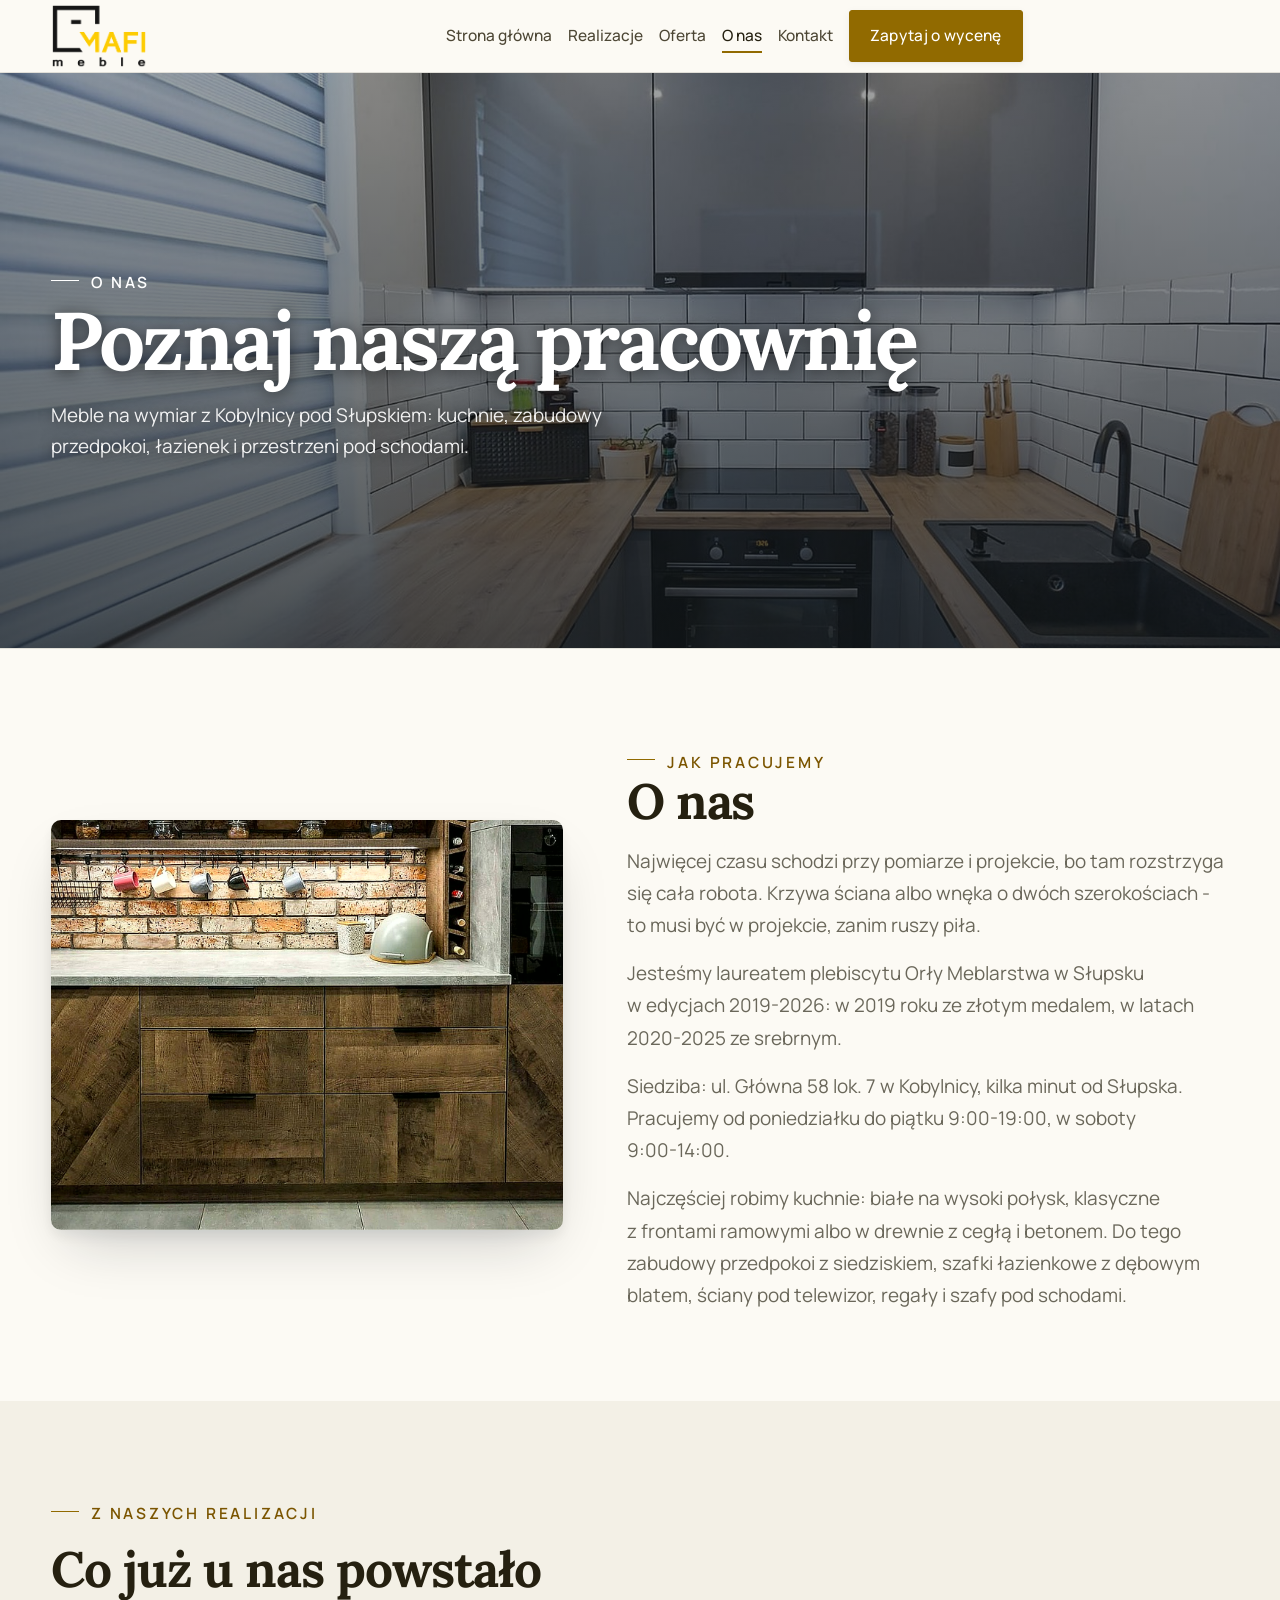
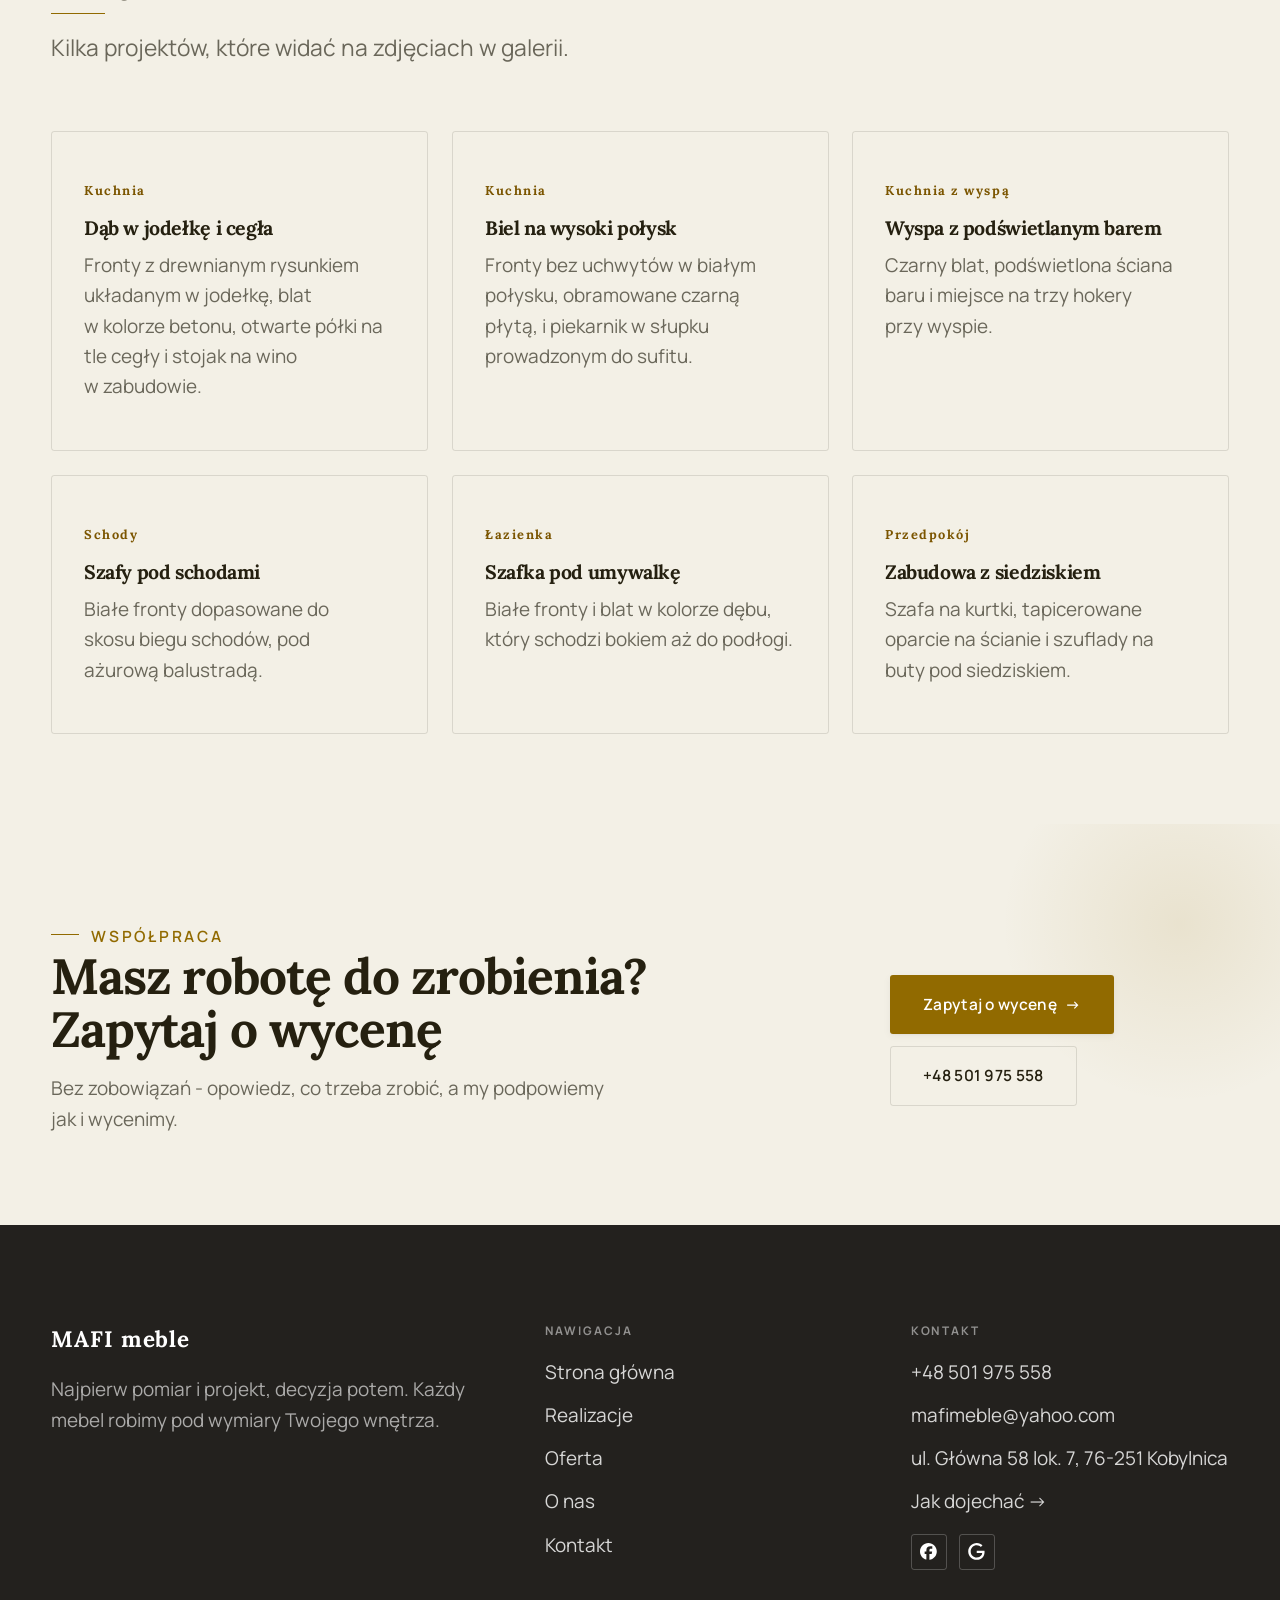
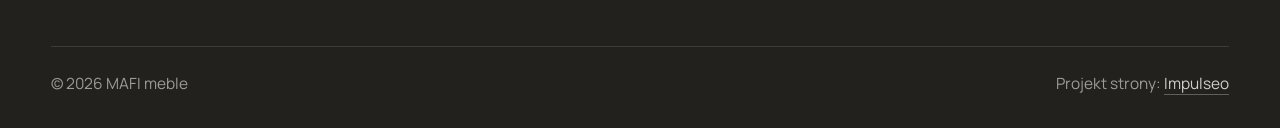
<file: o-nas.html>
<!DOCTYPE html>
<html lang="pl">
<head>
<meta charset="UTF-8">
<meta name="viewport" content="width=device-width, initial-scale=1.0">
<title>O nas - MAFI meble</title>
<meta name="description" content="Meble na wymiar w Słupsku: kuchnie, szafy i zabudowy pod Twoje wnętrze. Bezpłatny pomiar i projekt, jedna cena, montaż z gwarancją. Zadzwoń: +48 501 975 558.">
<link rel="canonical" href="https://kris20032.github.io/mafi-meble-meble-na-wymiar/o-nas.html">
<meta name="robots" content="noindex, nofollow">
<meta property="og:type" content="website">
<meta property="og:locale" content="pl_PL">
<meta property="og:site_name" content="MAFI meble">
<meta property="og:title" content="O nas - MAFI meble">
<meta property="og:description" content="Meble na wymiar w Słupsku: kuchnie, szafy i zabudowy pod Twoje wnętrze. Bezpłatny pomiar i projekt, jedna cena, montaż z gwarancją. Zadzwoń: +48 501 975 558.">
<meta property="og:url" content="https://kris20032.github.io/mafi-meble-meble-na-wymiar/o-nas.html">
<meta property="og:image" content="https://kris20032.github.io/mafi-meble-meble-na-wymiar/img/og.jpg">
<meta property="og:image:width" content="1200">
<meta property="og:image:height" content="630">
<meta name="twitter:card" content="summary_large_image">
<link rel="preconnect" href="https://fonts.googleapis.com">
<link rel="preconnect" href="https://fonts.gstatic.com" crossorigin>
<link href="https://fonts.googleapis.com/css2?family=Lora:wght@500;600;700&family=Manrope:wght@400;500;600&display=swap" rel="stylesheet">
<link rel="stylesheet" href="assets/styles.css?v=ae23a302">
</head>
<body>

<header class="nav">
  <div class="wrap nav-inner">
    <a class="brand brand-has-logo" href="index.html"><img class="brand-logo" src="img/logo-ciemne.png" alt="MAFI meble" width="1698" height="1131" decoding="async"></a>
    <nav class="nav-links">
      <a href="index.html">Strona główna</a>
      <a href="realizacje.html">Realizacje</a>
      <a href="oferta.html">Oferta</a>
      <a href="o-nas.html" class="active" aria-current="page">O nas</a>
      <a href="kontakt.html">Kontakt</a>
      <a href="kontakt.html" class="btn btn-accent">Zapytaj o wycenę</a>
    </nav>
    <button class="nav-toggle" aria-label="Menu"><span></span><span></span><span></span></button>
  </div>
</header>

<main>
<section class="pagehead">
  <img src="img/g6.jpg" alt="MAFI meble - Poznaj naszą pracownię" width="1680" height="1338" decoding="async">
  <div class="wrap">
    <span class="eyebrow">O nas</span>
    <h1>Poznaj naszą pracownię</h1>
    <p>Meble na wymiar z Kobylnicy pod Słupskiem: kuchnie, zabudowy przedpokoi, łazienek i przestrzeni pod schodami.</p>
  </div>
</section>
<section>
  <div class="wrap split">
    <div class="split-art reveal"><img src="img/g7.jpg" alt="MAFI meble" loading="lazy" width="1680" height="1116" decoding="async"></div>
    <div class="split-copy reveal">
      <span class="eyebrow">Jak pracujemy</span>
      <h2>O nas</h2>
      <p class="muted">Najwięcej czasu schodzi przy pomiarze i projekcie, bo tam rozstrzyga się cała robota. Krzywa ściana albo wnęka o dwóch szerokościach - to musi być w projekcie, zanim ruszy piła.</p>
      <p class="muted">Jesteśmy laureatem plebiscytu Orły Meblarstwa w Słupsku w edycjach 2019-2026: w 2019 roku ze złotym medalem, w latach 2020-2025 ze srebrnym.</p>
      <p class="muted">Siedziba: ul. Główna 58 lok. 7 w Kobylnicy, kilka minut od Słupska. Pracujemy od poniedziałku do piątku 9:00-19:00, w soboty 9:00-14:00.</p>
      <p class="muted">Najczęściej robimy kuchnie: białe na wysoki połysk, klasyczne z frontami ramowymi albo w drewnie z cegłą i betonem. Do tego zabudowy przedpokoi z siedziskiem, szafki łazienkowe z dębowym blatem, ściany pod telewizor, regały i szafy pod schodami.</p>
    </div>
  </div>
</section>


<section class="trust">
  <div class="wrap">
    <div class="head reveal">
      <span class="eyebrow">Z naszych realizacji</span>
      <h2>Co już u nas powstało</h2>
      <p>Kilka projektów, które widać na zdjęciach w galerii.</p>
    </div>
    <div class="svc-grid">
      <div class="svc reveal"><div class="ic">Kuchnia</div><h3>Dąb w jodełkę i cegła</h3><p>Fronty z drewnianym rysunkiem układanym w jodełkę, blat w kolorze betonu, otwarte półki na tle cegły i stojak na wino w zabudowie.</p></div>
      <div class="svc reveal"><div class="ic">Kuchnia</div><h3>Biel na wysoki połysk</h3><p>Fronty bez uchwytów w białym połysku, obramowane czarną płytą, i piekarnik w słupku prowadzonym do sufitu.</p></div>
      <div class="svc reveal"><div class="ic">Kuchnia z wyspą</div><h3>Wyspa z podświetlanym barem</h3><p>Czarny blat, podświetlona ściana baru i miejsce na trzy hokery przy wyspie.</p></div>
      <div class="svc reveal"><div class="ic">Schody</div><h3>Szafy pod schodami</h3><p>Białe fronty dopasowane do skosu biegu schodów, pod ażurową balustradą.</p></div>
      <div class="svc reveal"><div class="ic">Łazienka</div><h3>Szafka pod umywalkę</h3><p>Białe fronty i blat w kolorze dębu, który schodzi bokiem aż do podłogi.</p></div>
      <div class="svc reveal"><div class="ic">Przedpokój</div><h3>Zabudowa z siedziskiem</h3><p>Szafa na kurtki, tapicerowane oparcie na ścianie i szuflady na buty pod siedziskiem.</p></div>
    </div>
  </div>
</section>

<section class="cta">
  <div class="wrap">
    <div class="reveal">
      <span class="eyebrow">Współpraca</span>
      <h2>Masz robotę do zrobienia? Zapytaj o wycenę</h2>
      <p>Bez zobowiązań - opowiedz, co trzeba zrobić, a my podpowiemy jak i wycenimy.</p>
    </div>
    <div class="cta-actions reveal">
      <a href="kontakt.html" class="btn btn-light">Zapytaj o wycenę <span class="arr">→</span></a>
      <a href="tel:+48501975558" class="btn btn-ghost btn-ghost-cta">+48 501 975 558</a>
    </div>
  </div>
</section>
</main>

<footer>
  <div class="wrap">
    <div class="foot-grid">
      <div class="foot-brand">
        <div class="name">MAFI meble</div>
        <p>Najpierw pomiar i projekt, decyzja potem. Każdy mebel robimy pod wymiary Twojego wnętrza.</p>
      </div>
      <div class="foot-col">
        <h4>Nawigacja</h4>
        <a href="index.html">Strona główna</a>
        <a href="realizacje.html">Realizacje</a>
        <a href="oferta.html">Oferta</a>
        <a href="o-nas.html">O nas</a>
        <a href="kontakt.html">Kontakt</a>
      </div>
      <div class="foot-col">
        <h4>Kontakt</h4>
        <a href="tel:+48501975558">+48 501 975 558</a>
        <a href="mailto:mafimeble@yahoo.com">mafimeble@yahoo.com</a>
        <p>ul. Główna 58 lok. 7, 76-251 Kobylnica</p>
        <a href="https://maps.google.com/?cid=5448054285447928381" target="_blank" rel="noopener">Jak dojechać →</a>
      <div class="foot-soc">
        <a class="soc" href="https://www.facebook.com/mafimeble/" target="_blank" rel="noopener" aria-label="Facebook - MAFI meble"><svg viewBox="0 0 24 24" aria-hidden="true" focusable="false"><path d="M9.101 23.691v-7.98H6.627v-3.667h2.474v-1.58c0-4.085 1.848-5.978 5.858-5.978.401 0 .955.042 1.468.103a8.68 8.68 0 0 1 1.141.195v3.325a8.623 8.623 0 0 0-.653-.036 26.805 26.805 0 0 0-.733-.009c-.707 0-1.259.096-1.675.309a1.686 1.686 0 0 0-.679.622c-.258.42-.374.995-.374 1.752v1.297h3.919l-.386 2.103-.287 1.564h-3.246v8.245C19.396 23.238 24 18.179 24 12.044c0-6.627-5.373-12-12-12s-12 5.373-12 12c0 5.628 3.874 10.35 9.101 11.647Z" fill="currentColor"/></svg></a>
        <a class="soc" href="https://maps.google.com/?cid=5448054285447928381" target="_blank" rel="noopener" aria-label="Google - MAFI meble"><svg viewBox="0 0 24 24" aria-hidden="true" focusable="false"><path d="M12.48 10.92v3.28h7.84c-.24 1.84-.853 3.187-1.787 4.133-1.147 1.147-2.933 2.4-6.053 2.4-4.827 0-8.6-3.893-8.6-8.72s3.773-8.72 8.6-8.72c2.6 0 4.507 1.027 5.907 2.347l2.307-2.307C18.747 1.44 16.133 0 12.48 0 5.867 0 .307 5.387.307 12s5.56 12 12.173 12c3.573 0 6.267-1.173 8.373-3.36 2.16-2.16 2.84-5.213 2.84-7.667 0-.76-.053-1.467-.173-2.053H12.48z" fill="currentColor"/></svg></a>
      </div>
      </div>
    </div>
    <div class="foot-bot">
      <span>© 2026 MAFI meble</span>
      <span>Projekt strony: <a class="foot-credit" href="https://impulseo.pl" target="_blank" rel="noopener">Impulseo</a></span>
    </div>
  </div>
</footer>
<div class="sticky-reserve"><a class="sr-book" href="kontakt.html">Zapytaj o wycenę</a><a class="sr-call" href="tel:+48501975558" aria-label="Zadzwoń"><svg class="ico-tel" width="16" height="16" viewBox="0 0 24 24" fill="none" aria-hidden="true"><path d="M6.6 10.8a15.5 15.5 0 0 0 6.6 6.6l2.2-2.2a1 1 0 0 1 1-.24 11.4 11.4 0 0 0 3.6.58 1 1 0 0 1 1 1V20a1 1 0 0 1-1 1A17 17 0 0 1 3 4a1 1 0 0 1 1-1h3.5a1 1 0 0 1 1 1c0 1.25.2 2.46.58 3.6a1 1 0 0 1-.25 1l-2.23 2.2Z" fill="currentColor"/></svg></a></div>
<div class="demo-wazne" data-do="2026-10-05" data-cykl="3" hidden><svg class="dw-ico" width="13" height="13" viewBox="0 0 24 24" fill="none" aria-hidden="true"><circle cx="12" cy="12" r="8.6" stroke="currentColor" stroke-width="1.8"/><path d="M12 7.2V12l3.3 2" stroke="currentColor" stroke-width="1.8" stroke-linecap="round"/></svg><span class="dw-txt"></span></div>

<script src="assets/main.js?v=d9a2d3b1"></script>
</body>
</html>
</file>
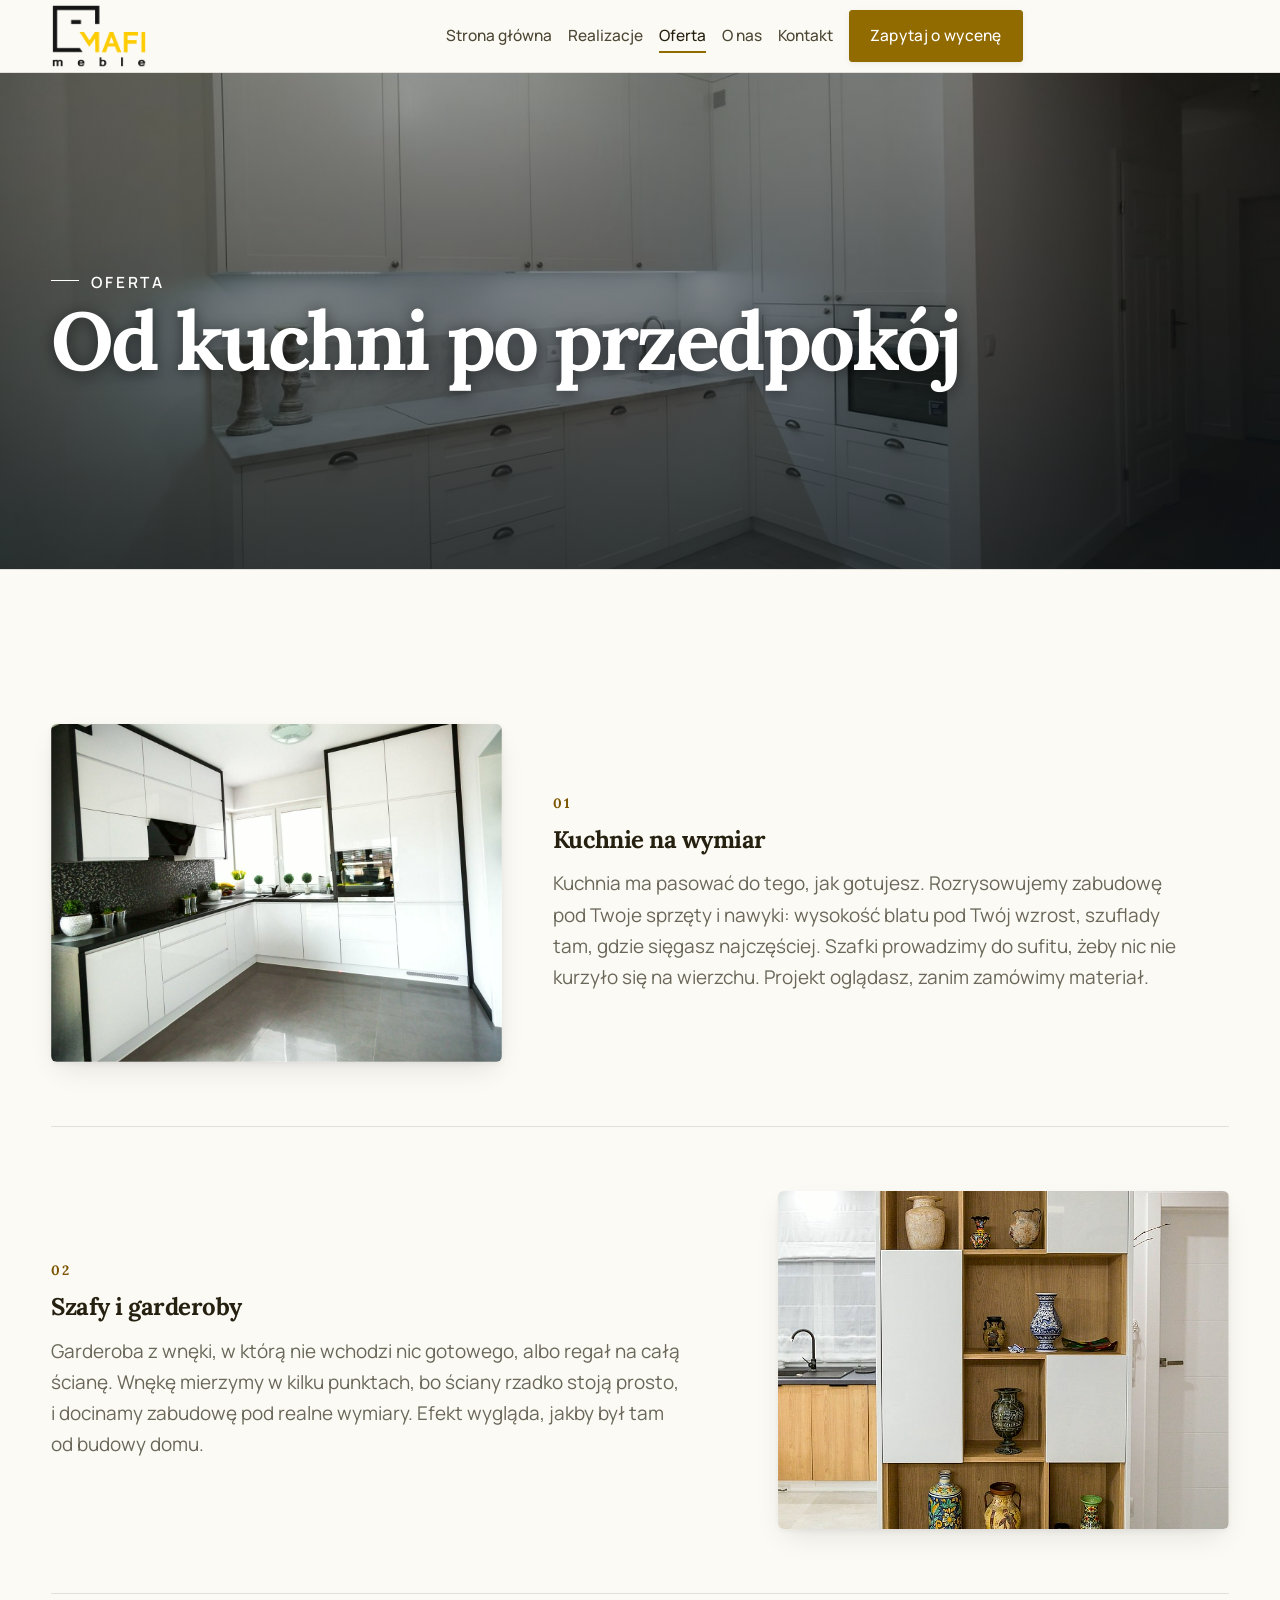
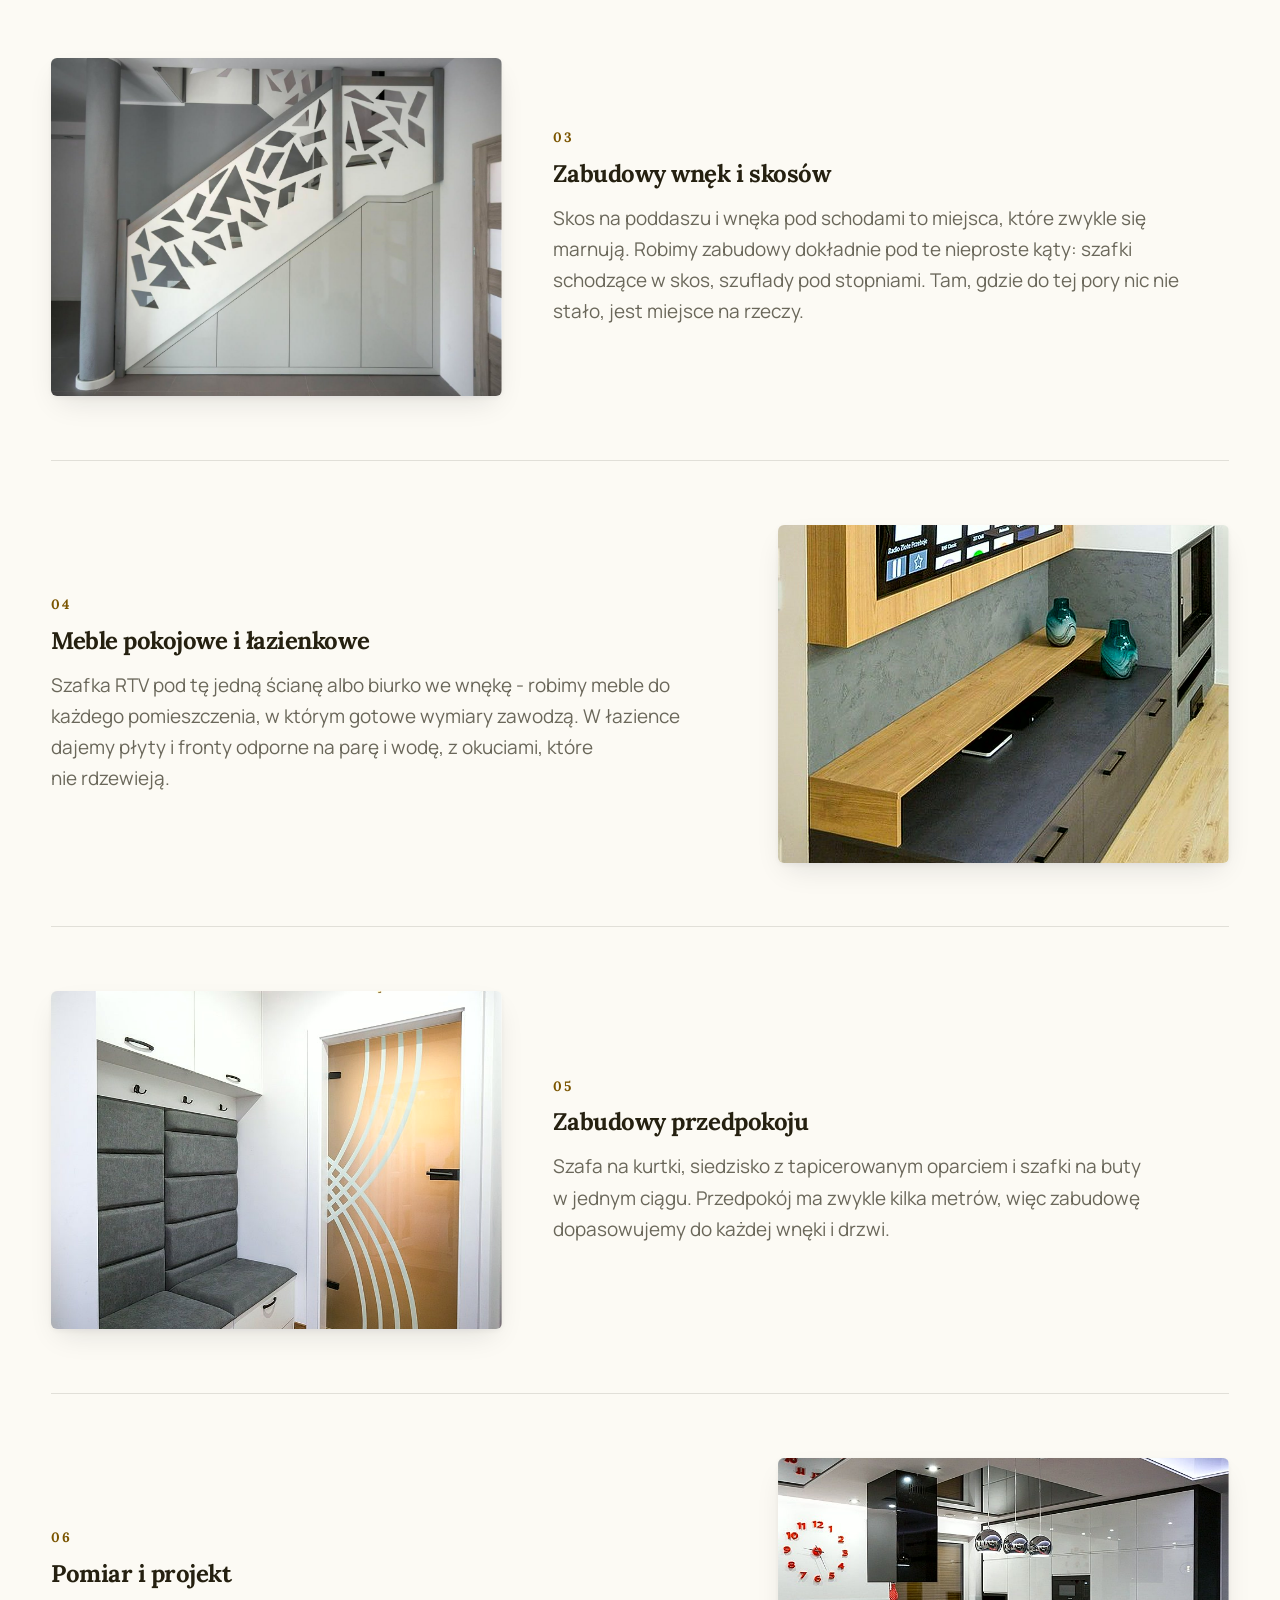
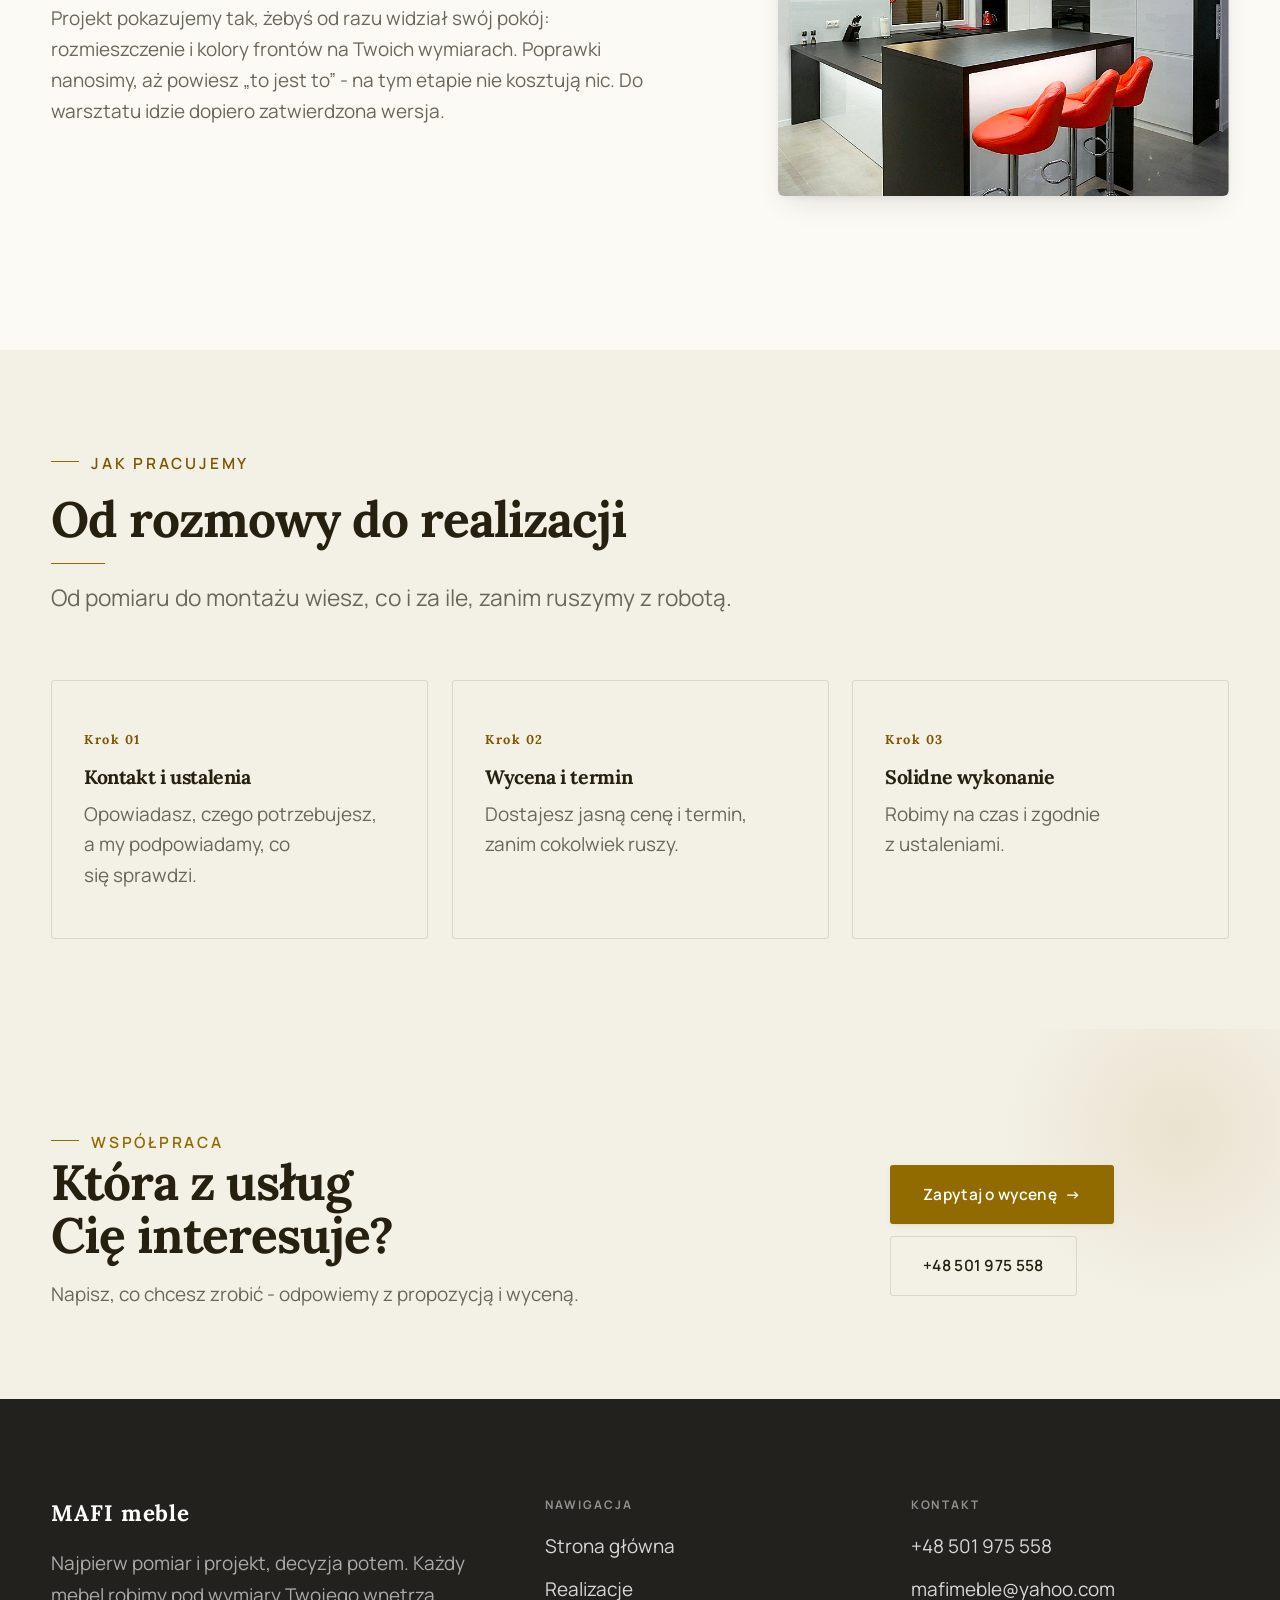
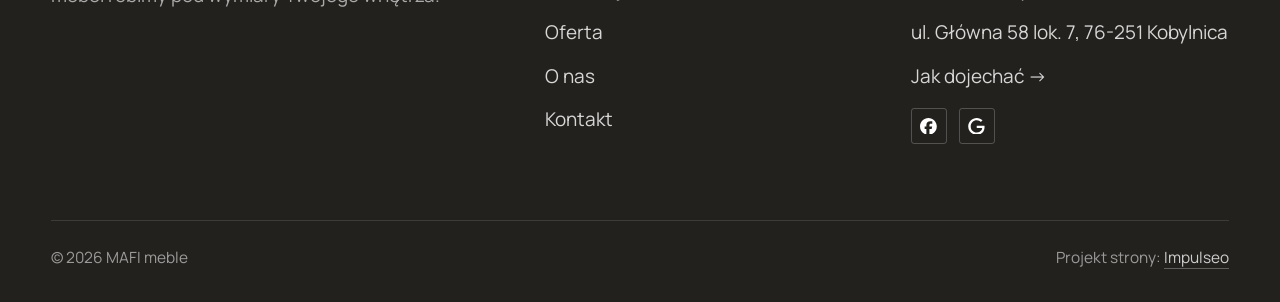
<file: oferta.html>
<!DOCTYPE html>
<html lang="pl">
<head>
<meta charset="UTF-8">
<meta name="viewport" content="width=device-width, initial-scale=1.0">
<title>Oferta - MAFI meble</title>
<meta name="description" content="Meble na wymiar w Słupsku: kuchnie, szafy i zabudowy pod Twoje wnętrze. Bezpłatny pomiar i projekt, jedna cena, montaż z gwarancją. Zadzwoń: +48 501 975 558.">
<link rel="canonical" href="https://kris20032.github.io/mafi-meble-meble-na-wymiar/oferta.html">
<meta name="robots" content="noindex, nofollow">
<meta property="og:type" content="website">
<meta property="og:locale" content="pl_PL">
<meta property="og:site_name" content="MAFI meble">
<meta property="og:title" content="Oferta - MAFI meble">
<meta property="og:description" content="Meble na wymiar w Słupsku: kuchnie, szafy i zabudowy pod Twoje wnętrze. Bezpłatny pomiar i projekt, jedna cena, montaż z gwarancją. Zadzwoń: +48 501 975 558.">
<meta property="og:url" content="https://kris20032.github.io/mafi-meble-meble-na-wymiar/oferta.html">
<meta property="og:image" content="https://kris20032.github.io/mafi-meble-meble-na-wymiar/img/og.jpg">
<meta property="og:image:width" content="1200">
<meta property="og:image:height" content="630">
<meta name="twitter:card" content="summary_large_image">
<link rel="preconnect" href="https://fonts.googleapis.com">
<link rel="preconnect" href="https://fonts.gstatic.com" crossorigin>
<link href="https://fonts.googleapis.com/css2?family=Lora:wght@500;600;700&family=Manrope:wght@400;500;600&display=swap" rel="stylesheet">
<link rel="stylesheet" href="assets/styles.css?v=ae23a302">
</head>
<body>

<header class="nav">
  <div class="wrap nav-inner">
    <a class="brand brand-has-logo" href="index.html"><img class="brand-logo" src="img/logo-ciemne.png" alt="MAFI meble" width="1698" height="1131" decoding="async"></a>
    <nav class="nav-links">
      <a href="index.html">Strona główna</a>
      <a href="realizacje.html">Realizacje</a>
      <a href="oferta.html" class="active" aria-current="page">Oferta</a>
      <a href="o-nas.html">O nas</a>
      <a href="kontakt.html">Kontakt</a>
      <a href="kontakt.html" class="btn btn-accent">Zapytaj o wycenę</a>
    </nav>
    <button class="nav-toggle" aria-label="Menu"><span></span><span></span><span></span></button>
  </div>
</header>

<main>
<section class="pagehead">
  <img src="img/g5.jpg" alt="MAFI meble - Od kuchni po przedpokój" width="1562" height="1030" decoding="async">
  <div class="wrap">
    <span class="eyebrow">Oferta</span>
    <h1>Od kuchni po przedpokój</h1>
  </div>
</section>
<section>
  <div class="wrap">
    <div class="svc-row reveal">
      <div class="svc-row-art"><img src="img/g1.jpg" alt="Kuchnie na wymiar" loading="lazy" width="1510" height="954" decoding="async"></div>
      <div>
        <span class="num">01</span>
        <h3>Kuchnie na wymiar</h3>
        <p class="muted">Kuchnia ma pasować do tego, jak gotujesz. Rozrysowujemy zabudowę pod Twoje sprzęty i nawyki: wysokość blatu pod Twój wzrost, szuflady tam, gdzie sięgasz najczęściej. Szafki prowadzimy do sufitu, żeby nic nie kurzyło się na wierzchu. Projekt oglądasz, zanim zamówimy materiał.</p>
      </div>
    </div>
    <div class="svc-row rev reveal">
      <div class="svc-row-art"><img src="img/about.jpg" alt="Szafy i garderoby" loading="lazy" width="800" height="1200" decoding="async"></div>
      <div>
        <span class="num">02</span>
        <h3>Szafy i garderoby</h3>
        <p class="muted">Garderoba z wnęki, w którą nie wchodzi nic gotowego, albo regał na całą ścianę. Wnękę mierzymy w kilku punktach, bo ściany rzadko stoją prosto, i docinamy zabudowę pod realne wymiary. Efekt wygląda, jakby był tam od budowy domu.</p>
      </div>
    </div>
    <div class="svc-row reveal">
      <div class="svc-row-art"><img src="img/g4.jpg" alt="Zabudowy wnęk i skosów" loading="lazy" width="1566" height="1036" decoding="async"></div>
      <div>
        <span class="num">03</span>
        <h3>Zabudowy wnęk i skosów</h3>
        <p class="muted">Skos na poddaszu i wnęka pod schodami to miejsca, które zwykle się marnują. Robimy zabudowy dokładnie pod te nieproste kąty: szafki schodzące w skos, szuflady pod stopniami. Tam, gdzie do tej pory nic nie stało, jest miejsce na rzeczy.</p>
      </div>
    </div>
    <div class="svc-row rev reveal">
      <div class="svc-row-art"><img src="img/g14.jpg" alt="Meble pokojowe i łazienkowe" loading="lazy" width="892" height="1338" decoding="async"></div>
      <div>
        <span class="num">04</span>
        <h3>Meble pokojowe i łazienkowe</h3>
        <p class="muted">Szafka RTV pod tę jedną ścianę albo biurko we wnękę - robimy meble do każdego pomieszczenia, w którym gotowe wymiary zawodzą. W łazience dajemy płyty i fronty odporne na parę i wodę, z okuciami, które nie rdzewieją.</p>
      </div>
    </div>
    <div class="svc-row reveal">
      <div class="svc-row-art"><img src="img/g10.jpg" alt="Zabudowy przedpokoju" loading="lazy" width="800" height="1200" decoding="async"></div>
      <div>
        <span class="num">05</span>
        <h3>Zabudowy przedpokoju</h3>
        <p class="muted">Szafa na kurtki, siedzisko z tapicerowanym oparciem i szafki na buty w jednym ciągu. Przedpokój ma zwykle kilka metrów, więc zabudowę dopasowujemy do każdej wnęki i drzwi.</p>
      </div>
    </div>
    <div class="svc-row rev reveal">
      <div class="svc-row-art"><img src="img/g3.jpg" alt="Pomiar i projekt" loading="lazy" width="800" height="1200" decoding="async"></div>
      <div>
        <span class="num">06</span>
        <h3>Pomiar i projekt</h3>
        <p class="muted">Projekt pokazujemy tak, żebyś od razu widział swój pokój: rozmieszczenie i kolory frontów na Twoich wymiarach. Poprawki nanosimy, aż powiesz „to jest to” - na tym etapie nie kosztują nic. Do warsztatu idzie dopiero zatwierdzona wersja.</p>
      </div>
    </div>
  </div>
</section>
<section class="trust">
  <div class="wrap">
    <div class="head reveal">
      <span class="eyebrow">Jak pracujemy</span>
      <h2>Od rozmowy do realizacji</h2>
      <p>Od pomiaru do montażu wiesz, co i za ile, zanim ruszymy z robotą.</p>
    </div>
    <div class="svc-grid">
      <div class="svc reveal"><div class="ic">Krok 01</div><h3>Kontakt i ustalenia</h3><p>Opowiadasz, czego potrzebujesz, a my podpowiadamy, co się sprawdzi.</p></div>
      <div class="svc reveal"><div class="ic">Krok 02</div><h3>Wycena i termin</h3><p>Dostajesz jasną cenę i termin, zanim cokolwiek ruszy.</p></div>
      <div class="svc reveal"><div class="ic">Krok 03</div><h3>Solidne wykonanie</h3><p>Robimy na czas i zgodnie z ustaleniami.</p></div>
    </div>
  </div>
</section>
<section class="cta">
  <div class="wrap">
    <div class="reveal">
      <span class="eyebrow">Współpraca</span>
      <h2>Która z usług Cię interesuje?</h2>
      <p>Napisz, co chcesz zrobić - odpowiemy z propozycją i wyceną.</p>
    </div>
    <div class="cta-actions reveal">
      <a href="kontakt.html" class="btn btn-light">Zapytaj o wycenę <span class="arr">→</span></a>
      <a href="tel:+48501975558" class="btn btn-ghost btn-ghost-cta">+48 501 975 558</a>
    </div>
  </div>
</section>
</main>

<footer>
  <div class="wrap">
    <div class="foot-grid">
      <div class="foot-brand">
        <div class="name">MAFI meble</div>
        <p>Najpierw pomiar i projekt, decyzja potem. Każdy mebel robimy pod wymiary Twojego wnętrza.</p>
      </div>
      <div class="foot-col">
        <h4>Nawigacja</h4>
        <a href="index.html">Strona główna</a>
        <a href="realizacje.html">Realizacje</a>
        <a href="oferta.html">Oferta</a>
        <a href="o-nas.html">O nas</a>
        <a href="kontakt.html">Kontakt</a>
      </div>
      <div class="foot-col">
        <h4>Kontakt</h4>
        <a href="tel:+48501975558">+48 501 975 558</a>
        <a href="mailto:mafimeble@yahoo.com">mafimeble@yahoo.com</a>
        <p>ul. Główna 58 lok. 7, 76-251 Kobylnica</p>
        <a href="https://maps.google.com/?cid=5448054285447928381" target="_blank" rel="noopener">Jak dojechać →</a>
      <div class="foot-soc">
        <a class="soc" href="https://www.facebook.com/mafimeble/" target="_blank" rel="noopener" aria-label="Facebook - MAFI meble"><svg viewBox="0 0 24 24" aria-hidden="true" focusable="false"><path d="M9.101 23.691v-7.98H6.627v-3.667h2.474v-1.58c0-4.085 1.848-5.978 5.858-5.978.401 0 .955.042 1.468.103a8.68 8.68 0 0 1 1.141.195v3.325a8.623 8.623 0 0 0-.653-.036 26.805 26.805 0 0 0-.733-.009c-.707 0-1.259.096-1.675.309a1.686 1.686 0 0 0-.679.622c-.258.42-.374.995-.374 1.752v1.297h3.919l-.386 2.103-.287 1.564h-3.246v8.245C19.396 23.238 24 18.179 24 12.044c0-6.627-5.373-12-12-12s-12 5.373-12 12c0 5.628 3.874 10.35 9.101 11.647Z" fill="currentColor"/></svg></a>
        <a class="soc" href="https://maps.google.com/?cid=5448054285447928381" target="_blank" rel="noopener" aria-label="Google - MAFI meble"><svg viewBox="0 0 24 24" aria-hidden="true" focusable="false"><path d="M12.48 10.92v3.28h7.84c-.24 1.84-.853 3.187-1.787 4.133-1.147 1.147-2.933 2.4-6.053 2.4-4.827 0-8.6-3.893-8.6-8.72s3.773-8.72 8.6-8.72c2.6 0 4.507 1.027 5.907 2.347l2.307-2.307C18.747 1.44 16.133 0 12.48 0 5.867 0 .307 5.387.307 12s5.56 12 12.173 12c3.573 0 6.267-1.173 8.373-3.36 2.16-2.16 2.84-5.213 2.84-7.667 0-.76-.053-1.467-.173-2.053H12.48z" fill="currentColor"/></svg></a>
      </div>
      </div>
    </div>
    <div class="foot-bot">
      <span>© 2026 MAFI meble</span>
      <span>Projekt strony: <a class="foot-credit" href="https://impulseo.pl" target="_blank" rel="noopener">Impulseo</a></span>
    </div>
  </div>
</footer>
<div class="sticky-reserve"><a class="sr-book" href="kontakt.html">Zapytaj o wycenę</a><a class="sr-call" href="tel:+48501975558" aria-label="Zadzwoń"><svg class="ico-tel" width="16" height="16" viewBox="0 0 24 24" fill="none" aria-hidden="true"><path d="M6.6 10.8a15.5 15.5 0 0 0 6.6 6.6l2.2-2.2a1 1 0 0 1 1-.24 11.4 11.4 0 0 0 3.6.58 1 1 0 0 1 1 1V20a1 1 0 0 1-1 1A17 17 0 0 1 3 4a1 1 0 0 1 1-1h3.5a1 1 0 0 1 1 1c0 1.25.2 2.46.58 3.6a1 1 0 0 1-.25 1l-2.23 2.2Z" fill="currentColor"/></svg></a></div>
<div class="demo-wazne" data-do="2026-10-05" data-cykl="3" hidden><svg class="dw-ico" width="13" height="13" viewBox="0 0 24 24" fill="none" aria-hidden="true"><circle cx="12" cy="12" r="8.6" stroke="currentColor" stroke-width="1.8"/><path d="M12 7.2V12l3.3 2" stroke="currentColor" stroke-width="1.8" stroke-linecap="round"/></svg><span class="dw-txt"></span></div>

<script src="assets/main.js?v=d9a2d3b1"></script>
</body>
</html>
</file>
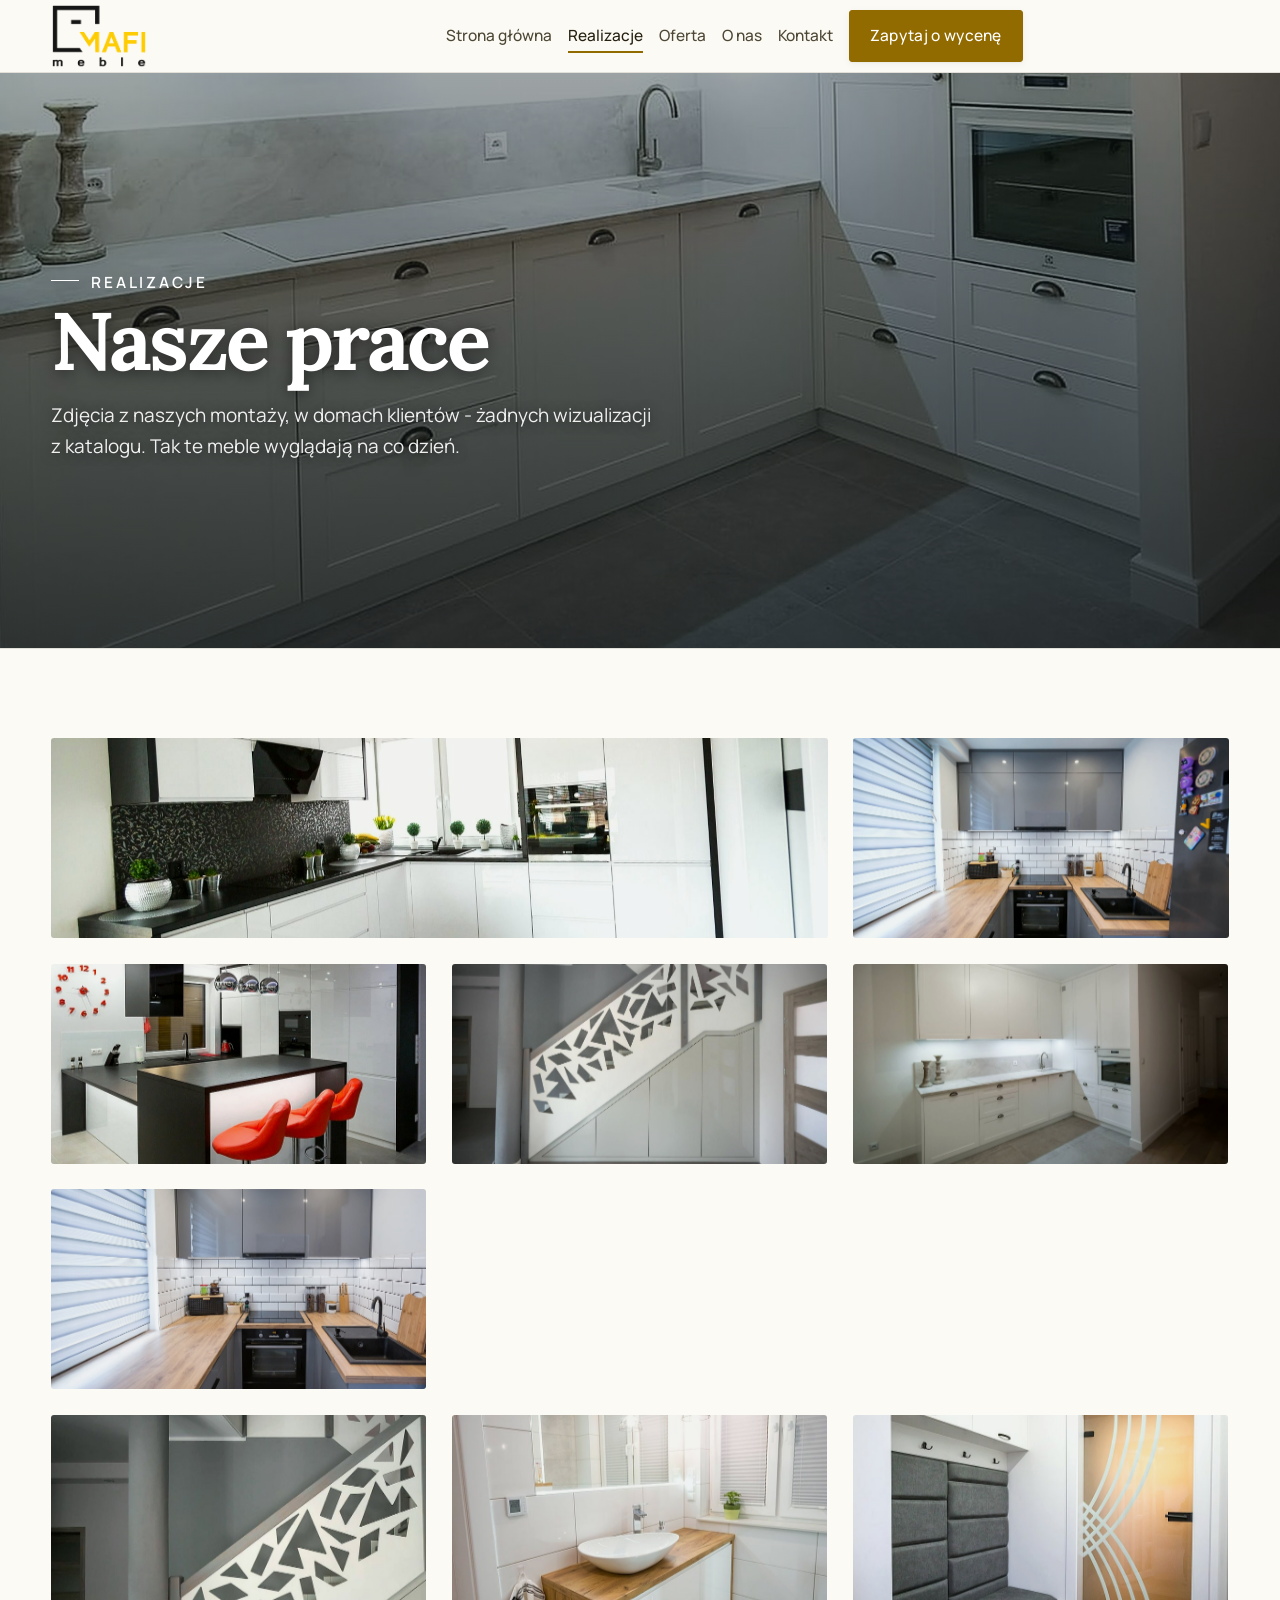
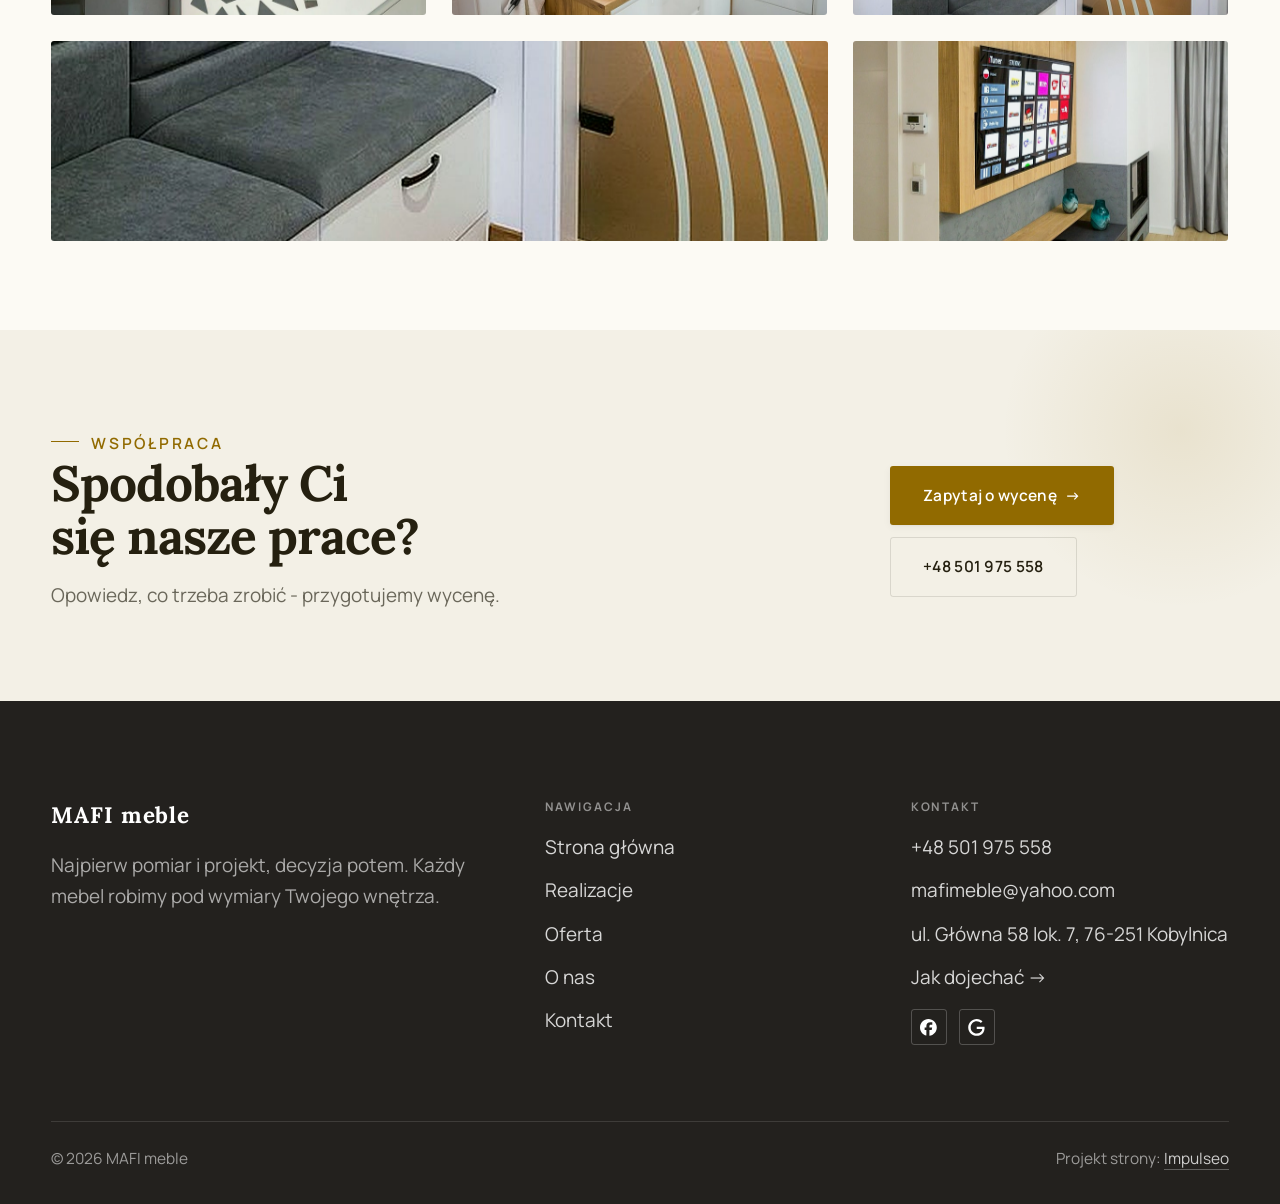
<file: realizacje.html>
<!DOCTYPE html>
<html lang="pl">
<head>
<meta charset="UTF-8">
<meta name="viewport" content="width=device-width, initial-scale=1.0">
<title>Realizacje - MAFI meble</title>
<meta name="description" content="Realizacje MAFI meble: kuchnie na wymiar, zabudowy przedpokoi, szafki łazienkowe, ściany RTV i zabudowy pod schodami">
<link rel="canonical" href="https://kris20032.github.io/mafi-meble-meble-na-wymiar/realizacje.html">
<meta name="robots" content="noindex, nofollow">
<meta property="og:type" content="website">
<meta property="og:locale" content="pl_PL">
<meta property="og:site_name" content="MAFI meble">
<meta property="og:title" content="Realizacje - MAFI meble">
<meta property="og:description" content="Realizacje MAFI meble: kuchnie na wymiar, zabudowy przedpokoi, szafki łazienkowe, ściany RTV i zabudowy pod schodami">
<meta property="og:url" content="https://kris20032.github.io/mafi-meble-meble-na-wymiar/realizacje.html">
<meta property="og:image" content="https://kris20032.github.io/mafi-meble-meble-na-wymiar/img/og.jpg">
<meta property="og:image:width" content="1200">
<meta property="og:image:height" content="630">
<meta name="twitter:card" content="summary_large_image">
<link rel="preconnect" href="https://fonts.googleapis.com">
<link rel="preconnect" href="https://fonts.gstatic.com" crossorigin>
<link href="https://fonts.googleapis.com/css2?family=Lora:wght@500;600;700&family=Manrope:wght@400;500;600&display=swap" rel="stylesheet">
<link rel="stylesheet" href="assets/styles.css?v=ae23a302">
</head>
<body>

<header class="nav">
  <div class="wrap nav-inner">
    <a class="brand brand-has-logo" href="index.html"><img class="brand-logo" src="img/logo-ciemne.png" alt="MAFI meble" width="1698" height="1131" decoding="async"></a>
    <nav class="nav-links">
      <a href="index.html">Strona główna</a>
      <a href="realizacje.html" class="active" aria-current="page">Realizacje</a>
      <a href="oferta.html">Oferta</a>
      <a href="o-nas.html">O nas</a>
      <a href="kontakt.html">Kontakt</a>
      <a href="kontakt.html" class="btn btn-accent">Zapytaj o wycenę</a>
    </nav>
    <button class="nav-toggle" aria-label="Menu"><span></span><span></span><span></span></button>
  </div>
</header>

<main>
<section class="pagehead">
  <img src="img/g13.jpg" alt="MAFI meble - Nasze prace" width="1634" height="1070" decoding="async">
  <div class="wrap">
    <span class="eyebrow">Realizacje</span>
    <h1>Nasze prace</h1>
    <p>Zdjęcia z naszych montaży, w domach klientów - żadnych wizualizacji z katalogu. Tak te meble wyglądają na co dzień.</p>
  </div>
</section>
<section>
  <div class="wrap">
    <div class="gallery">
      <div class="tile t-two3 reveal"><img src="img/g1.jpg" alt="MAFI meble" loading="lazy" width="1510" height="954" decoding="async"></div>
      <div class="tile t-third reveal"><img src="img/g2.jpg" alt="MAFI meble" loading="lazy" width="1600" height="1067" decoding="async"></div>
      <div class="tile t-third reveal"><img src="img/g3.jpg" alt="MAFI meble" loading="lazy" width="800" height="1200" decoding="async"></div>
      <div class="tile t-third reveal"><img src="img/g4.jpg" alt="MAFI meble" loading="lazy" width="1566" height="1036" decoding="async"></div>
      <div class="tile t-third reveal"><img src="img/g5.jpg" alt="MAFI meble" loading="lazy" width="1562" height="1030" decoding="async"></div>
      <div class="tile t-third reveal"><img src="img/g6.jpg" alt="MAFI meble" loading="lazy" width="1680" height="1338" decoding="async"></div>
      <div class="tile t-two3 reveal"><img src="img/g7.jpg" alt="MAFI meble" loading="lazy" width="1680" height="1116" decoding="async"></div>
      <div class="tile t-third reveal"><img src="img/g8.jpg" alt="MAFI meble" loading="lazy" width="1640" height="1076" decoding="async"></div>
      <div class="tile t-third reveal"><img src="img/g9.jpg" alt="MAFI meble" loading="lazy" width="800" height="1200" decoding="async"></div>
      <div class="tile t-third reveal"><img src="img/g10.jpg" alt="MAFI meble" loading="lazy" width="800" height="1200" decoding="async"></div>
      <div class="tile t-two3 reveal"><img src="img/g11.jpg" alt="MAFI meble" loading="lazy" width="892" height="1338" decoding="async"></div>
      <div class="tile t-third reveal"><img src="img/g12.jpg" alt="MAFI meble" loading="lazy" width="800" height="1200" decoding="async"></div>
    </div>
  </div>
</section>
<section class="cta">
  <div class="wrap">
    <div class="reveal">
      <span class="eyebrow">Współpraca</span>
      <h2>Spodobały Ci się nasze prace?</h2>
      <p>Opowiedz, co trzeba zrobić - przygotujemy wycenę.</p>
    </div>
    <div class="cta-actions reveal">
      <a href="kontakt.html" class="btn btn-light">Zapytaj o wycenę <span class="arr">→</span></a>
      <a href="tel:+48501975558" class="btn btn-ghost btn-ghost-cta">+48 501 975 558</a>
    </div>
  </div>
</section>
</main>

<footer>
  <div class="wrap">
    <div class="foot-grid">
      <div class="foot-brand">
        <div class="name">MAFI meble</div>
        <p>Najpierw pomiar i projekt, decyzja potem. Każdy mebel robimy pod wymiary Twojego wnętrza.</p>
      </div>
      <div class="foot-col">
        <h4>Nawigacja</h4>
        <a href="index.html">Strona główna</a>
        <a href="realizacje.html">Realizacje</a>
        <a href="oferta.html">Oferta</a>
        <a href="o-nas.html">O nas</a>
        <a href="kontakt.html">Kontakt</a>
      </div>
      <div class="foot-col">
        <h4>Kontakt</h4>
        <a href="tel:+48501975558">+48 501 975 558</a>
        <a href="mailto:mafimeble@yahoo.com">mafimeble@yahoo.com</a>
        <p>ul. Główna 58 lok. 7, 76-251 Kobylnica</p>
        <a href="https://maps.google.com/?cid=5448054285447928381" target="_blank" rel="noopener">Jak dojechać →</a>
      <div class="foot-soc">
        <a class="soc" href="https://www.facebook.com/mafimeble/" target="_blank" rel="noopener" aria-label="Facebook - MAFI meble"><svg viewBox="0 0 24 24" aria-hidden="true" focusable="false"><path d="M9.101 23.691v-7.98H6.627v-3.667h2.474v-1.58c0-4.085 1.848-5.978 5.858-5.978.401 0 .955.042 1.468.103a8.68 8.68 0 0 1 1.141.195v3.325a8.623 8.623 0 0 0-.653-.036 26.805 26.805 0 0 0-.733-.009c-.707 0-1.259.096-1.675.309a1.686 1.686 0 0 0-.679.622c-.258.42-.374.995-.374 1.752v1.297h3.919l-.386 2.103-.287 1.564h-3.246v8.245C19.396 23.238 24 18.179 24 12.044c0-6.627-5.373-12-12-12s-12 5.373-12 12c0 5.628 3.874 10.35 9.101 11.647Z" fill="currentColor"/></svg></a>
        <a class="soc" href="https://maps.google.com/?cid=5448054285447928381" target="_blank" rel="noopener" aria-label="Google - MAFI meble"><svg viewBox="0 0 24 24" aria-hidden="true" focusable="false"><path d="M12.48 10.92v3.28h7.84c-.24 1.84-.853 3.187-1.787 4.133-1.147 1.147-2.933 2.4-6.053 2.4-4.827 0-8.6-3.893-8.6-8.72s3.773-8.72 8.6-8.72c2.6 0 4.507 1.027 5.907 2.347l2.307-2.307C18.747 1.44 16.133 0 12.48 0 5.867 0 .307 5.387.307 12s5.56 12 12.173 12c3.573 0 6.267-1.173 8.373-3.36 2.16-2.16 2.84-5.213 2.84-7.667 0-.76-.053-1.467-.173-2.053H12.48z" fill="currentColor"/></svg></a>
      </div>
      </div>
    </div>
    <div class="foot-bot">
      <span>© 2026 MAFI meble</span>
      <span>Projekt strony: <a class="foot-credit" href="https://impulseo.pl" target="_blank" rel="noopener">Impulseo</a></span>
    </div>
  </div>
</footer>
<div class="sticky-reserve"><a class="sr-book" href="kontakt.html">Zapytaj o wycenę</a><a class="sr-call" href="tel:+48501975558" aria-label="Zadzwoń"><svg class="ico-tel" width="16" height="16" viewBox="0 0 24 24" fill="none" aria-hidden="true"><path d="M6.6 10.8a15.5 15.5 0 0 0 6.6 6.6l2.2-2.2a1 1 0 0 1 1-.24 11.4 11.4 0 0 0 3.6.58 1 1 0 0 1 1 1V20a1 1 0 0 1-1 1A17 17 0 0 1 3 4a1 1 0 0 1 1-1h3.5a1 1 0 0 1 1 1c0 1.25.2 2.46.58 3.6a1 1 0 0 1-.25 1l-2.23 2.2Z" fill="currentColor"/></svg></a></div>
<div class="demo-wazne" data-do="2026-10-05" data-cykl="3" hidden><svg class="dw-ico" width="13" height="13" viewBox="0 0 24 24" fill="none" aria-hidden="true"><circle cx="12" cy="12" r="8.6" stroke="currentColor" stroke-width="1.8"/><path d="M12 7.2V12l3.3 2" stroke="currentColor" stroke-width="1.8" stroke-linecap="round"/></svg><span class="dw-txt"></span></div>

<script src="assets/main.js?v=d9a2d3b1"></script>
</body>
</html>
</file>
<file: assets/styles.css>
/* ============================================================
   STOLBASZ — premium, architektoniczny B2B fit-out
   Jasna paleta, zero brązu. System wg premium-web-craft.
   Projekt strony: Impulseo (impulseo.pl)
   ============================================================ */

:root{
  /* PALETA — jasna, architektoniczna, chłodna */
  --paper:#F3F1EC;          /* główne tło */
  --paper-2:#E6E3DB;        /* sekcje alternatywne (chłodny jasny szary) */
  --paper-3:#E6E3DB;        /* delikatne wypełnienia */
  --ink:#23211E;            /* tekst główny — chłodny grafit */
  --ink-soft:#43403A;       /* nagłówki drugorzędne */
  --muted:#87837A;          /* tekst poboczny */
  --line:rgba(35,33,30,.12);/* hairline */
  --accent:#8A6B3C;         /* stonowany petrol-slate — jedyny akcent */
  --accent-d:#6E5430;
  --accent-soft:rgba(138,107,60,.10);
  --dark:#23211E;           /* sekcje ciemne (stopka/CTA) */

  /* HOVER ZDJĘĆ — JEDEN standard dla całego silnika (decyzja K. 04.08.2026, artefakt z wariantami).
     AKTUALNE (K.+Szymon 09.08.2026, wybór z artefaktu 6 wariantów): zoom 1.05 przy 1.4s -
     przy tak długim czasie mocniejszy kadr NIE skacze, tylko „oddycha". Poprzedni standard
     (1.02 / .55s z 04.08) odbierany jako dynamiczny i szybki.
     Spoczynek lekko przygaszony, ale TYLKO tam, gdzie jest mysz (@media hover:hover) —
     na telefonie zdjęcia zostają w pełnej jasności. */
  --img-zoom:1.05;                   /* K.+Szymon 09.08: wariant F z artefaktu porównawczego */
  --img-rest:brightness(.95) saturate(.99);
  --img-hot:brightness(1.06) saturate(1.05);
  --img-dur:1.4s;                    /* K.+Szymon 09.08 (wariant F): powoli = elegancko */
  --img-ease:cubic-bezier(.16,.84,.44,1);  /* miękki ogon, efekt „oddychania" */

  /* ODSTĘPY — skala 4/8 */
  --space-1:4px; --space-2:8px; --space-3:12px; --space-4:16px; --space-5:24px;
  --space-6:32px; --space-7:48px; --space-8:64px; --space-9:96px; --space-10:128px;

  /* TYPOGRAFIA — fluid clamp() (skala podbita 16.07.2026: większe, czytelniejsze litery — uwaga Adama) */
  --text-sm:clamp(.9rem,.87rem + .12vw,1rem);
  --text-base:clamp(1.08rem,1.04rem + .18vw,1.2rem);
  --text-lg:clamp(1.24rem,1.15rem + .34vw,1.44rem);
  --text-h3:clamp(1.34rem,1.22rem + .55vw,1.66rem);
  --text-h2:clamp(2.1rem,1.66rem + 2.1vw,3.1rem);
  --text-h1:clamp(2.9rem,2.1rem + 4vw,5.1rem);

  /* PROMIENIE — architektoniczne, raczej ostre */
  --r-sm:3px; --r-md:6px; --r-lg:10px;

  /* RUCH */
  --ease:cubic-bezier(.25,.46,.45,.94); --dur:.24s;

  /* CIENIE — miękkie, warstwowe */
  --sh-sm:0 1px 2px rgba(16,24,32,.04), 0 2px 8px rgba(16,24,32,.05);
  --sh-md:0 2px 6px rgba(16,24,32,.05), 0 12px 28px -8px rgba(16,24,32,.12);
  --sh-lg:0 6px 14px rgba(16,24,32,.07), 0 26px 56px -18px rgba(16,24,32,.22);

  --hairline:1px solid var(--line);

  --font-display:'Lora',serif;
  --font-body:'Manrope',sans-serif;
}

*{box-sizing:border-box;margin:0;padding:0}
html{scroll-behavior:smooth}
body{
  font-family:var(--font-body);
  font-size:var(--text-base);
  line-height:1.65;
  color:var(--ink);
  background:var(--paper);
  -webkit-font-smoothing:antialiased;
  text-rendering:optimizeLegibility;
}
img{max-width:100%;height:auto;display:block}  /* height:auto = width/height z atrybutów trzyma proporcje (TOP#12) */
a{color:inherit;text-decoration:none}

.wrap{width:min(92%,1180px);margin-inline:auto}
section{padding-block:clamp(52px,6.5vw,96px)}

h1,h2,h3{font-family:var(--font-display);font-weight:700;line-height:1.08;letter-spacing:-.02em;color:var(--ink)}
h1{font-size:var(--text-h1);letter-spacing:-.035em}
h2{font-size:var(--text-h2);letter-spacing:-.025em}
h3{font-size:var(--text-h3)}
/* MIARA — długość wiersza. WCAG 2.2 SC 1.4.8: max 80 znaków; Butterick: 45–90.
   68ch daje realnie 72–78 znaków polskiego tekstu, czyli z zapasem pod granicą.
   Wcześniej limit miał TYLKO <p> — <li>, <blockquote> i <dd> nie miały żadnego,
   i to jedyny powód, dla którego 23 bloki na dwóch oddanych stronach jadą po
   83–106 znaków w wierszu (pomiar 07.08.2026, bramka `miara`).
   ⚠️ Listy i definicje ograniczamy TYLKO bez klasy: `ul`/`ol` z klasą to u nas
   układ (siatki kafli, menu), a nie tekst ciągły — tam miarę wyznacza układ. */
/* 60ch, nie 68ch (K. 10.08): po zmianie fontów na węższe kroje (DM Sans i spółka)
   w 68ch mieściło się ~90 znaków - bramka pikselowa słusznie zgłaszała przekroczenie
   granicy 80. Pomiar na żywej przeglądarce: 60ch = 90 znaków, 53ch = ~78 znaków, czyli normę WCAG 1.4.8. */
:root{ --miara:53ch }
p{max-width:min(100%,var(--miara))}
blockquote,
ul:not([class])>li, ol:not([class])>li,
dl:not([class])>dd{max-width:min(100%,var(--miara))}

/* ⚠️ Świadomie BEZ wyjątku `.tile p,.card p,.svc p{max-width:none}`, choć nasuwa się sam:
   te akapity BYŁY już ograniczone (stare `p{max-width:65ch}`), więc „wyjątek" nie odblokowałby
   niczego nowego — tylko ROZLUŹNIŁ stan sprzed zmiany na wszystkich demach naraz.
   `figcaption` żadna z reguł wyżej nie dotyczy, więc też nie potrzebuje zwolnienia. */

/* ŁAMANIE. `balance` wyrównuje długości wierszy w nagłówku, `pretty` pilnuje ostatniego
   wiersza akapitu, żeby nie został w nim jeden wyraz. Obsługiwane od Chrome 117 /
   Safari 17.5; starsze przeglądarki po prostu ignorują tę własność.
   `text-wrap:pretty` nie występowało dotąd ANI RAZ w silniku ani w repo klientów. */
h1,h2,h3,.lead,.lede{text-wrap:balance}
p,li,blockquote,dd{text-wrap:pretty}

.eyebrow{
  font-family:var(--font-body);
  font-size:var(--text-sm);
  font-weight:600;
  letter-spacing:.18em;
  text-transform:uppercase;
  color:var(--accent);
  display:inline-flex;align-items:center;gap:var(--space-3);
}
/* flex:none + margin-top = kreska trzyma się PIERWSZEJ linii. Wcześniej align-items:center
   centrowało ją względem całego bloku i przy zawinięciu (długi kicker typu
   „…WNĘTRZ · LESZNO · OD 2019") druga linia lądowała z brzydkim wcięciem. */
.eyebrow{align-items:flex-start}
.eyebrow>*,.eyebrow{text-wrap:balance}   /* dlugi kicker lamal sie na sierote typu samo „2019" w drugiej linii */
.eyebrow::before{content:"";width:28px;height:1px;background:var(--accent);display:inline-block;flex:none;margin-top:.62em}

.muted{color:var(--muted)}
.lead{font-size:var(--text-lg);line-height:1.55;color:var(--ink-soft);max-width:50ch}

/* ---------- BUTTONS ---------- */
.btn{
  display:inline-flex;align-items:center;gap:var(--space-2);
  font-weight:600;font-size:var(--text-sm);letter-spacing:.02em;
  padding:var(--space-4) var(--space-6);
  border-radius:var(--r-sm);
  transition:transform var(--dur) var(--ease),box-shadow var(--dur) var(--ease),background var(--dur) var(--ease);
  cursor:pointer;border:1px solid transparent;
}
.btn-accent{background:var(--accent);color:#fff;box-shadow:var(--sh-sm)}
.btn-accent:hover{background:var(--accent-d);transform:translateY(-2px);box-shadow:var(--sh-md)}
.btn-accent:active{transform:translateY(0);box-shadow:var(--sh-sm)}
.btn-ghost{background:transparent;color:var(--ink);border-color:var(--line)}
.btn-ghost:hover{border-color:var(--accent);color:var(--accent);transform:translateY(-2px)}
.btn-light{background:#fff;color:var(--ink);box-shadow:var(--sh-sm)}
.btn-light:hover{transform:translateY(-2px);box-shadow:var(--sh-md)}
.btn .arr{transition:transform var(--dur) var(--ease)}
.btn:hover .arr{transform:translateX(4px)}

/* ---------- NAV ---------- */
.nav{
  position:sticky;top:0;z-index:50;
  background:color-mix(in srgb,var(--paper) 88%,transparent);
  backdrop-filter:saturate(140%) blur(10px);
  border-bottom:var(--hairline);
}
.nav-inner{display:flex;align-items:center;justify-content:space-between;gap:var(--space-5);height:72px}
/* ANTY-NACHODZENIE (K. 05.08.2026): długa nazwa firmy + przycisk z pełnym numerem nie mieściły się w pasku
   i flex ściskał linki PONIŻEJ ich treści - "Kontakt" wchodził na ramkę "Zadzwoń +48 ...". Teraz ustępuje
   nazwa marki (skrót wielokropkiem), a menu i przycisk nigdy się nie kurczą ani nie zachodzą na siebie. */
.brand{display:flex;flex-direction:column;line-height:1;min-width:0;flex:0 1 auto}
.brand .name{font-family:var(--font-display);font-weight:800;font-size:1.35rem;letter-spacing:.04em;white-space:nowrap;overflow:hidden;text-overflow:ellipsis}
.brand .sub{font-size:.62rem;letter-spacing:.34em;text-transform:uppercase;color:var(--muted);margin-top:5px;white-space:nowrap;overflow:hidden;text-overflow:ellipsis}
.nav-links{display:flex;align-items:center;gap:var(--space-6);flex:0 0 auto}
.nav-links a{font-size:var(--text-sm);font-weight:500;color:var(--ink-soft);position:relative;padding-block:4px;white-space:nowrap;transition:color var(--dur) var(--ease)}
.nav-links a::after{content:"";position:absolute;left:0;bottom:0;width:0;height:1.5px;background:var(--accent);transition:width var(--dur) var(--ease)}
.nav-links a:hover,.nav-links a.active{color:var(--ink)}
.nav-links a:hover::after,.nav-links a.active::after{width:100%}
.nav-links .btn{padding:var(--space-2) var(--space-5)}
/* przyciski w nav: właściwy kolor (przebij .nav-links a) + bez podkreślenia */
.nav-links a.btn-accent{color:#fff}
.nav-links a.btn-ghost,.nav-links a.btn-light{color:var(--ink)}
/* CTA w pasku: NIE podkreślenie spod linków menu, ale ten sam przelatujący błysk,
   co na wszystkich innych przyciskach (zgłoszenie K. 13.08.2026 - „na hero jest efekt
   światła przechodzącego przez przycisk, na navbarze go nie ma, a mają być identyczne").
   Reguła `.nav-links a::after` jest silniejsza od `.btn::after`, więc trzeba jej
   geometrię wyzerować i wpisać połysk z nazwy - samo `display:none` gasiło efekt. */
.nav-links a.btn::after{
  display:block;content:"";position:absolute;inset:0;z-index:-1;pointer-events:none;
  width:auto;height:auto;border-radius:inherit;   /* kasuje geometrię podkreślenia (width:0;height:1.5px) */
  background:linear-gradient(100deg,transparent 32%,rgba(255,255,255,.20) 50%,transparent 68%);
  translate:-120% 0}
@media (prefers-reduced-motion:no-preference){
  .nav-links a.btn:hover::after{translate:120% 0;transition:translate .75s var(--mt-ease,cubic-bezier(.16,.84,.44,1))}
}
.nav-toggle{display:none;background:none;border:none;cursor:pointer;flex-direction:column;gap:5px;padding:8px}
.nav-toggle span{width:24px;height:2px;background:var(--ink);transition:var(--dur)}
/* Ciasny zakres MIĘDZY menu mobilnym a pełnym pulpitem: zbijamy odstępy i nazwę marki,
   żeby wszystko zmieściło się naturalnie, zanim w ogóle dojdzie do skracania wielokropkiem. */
@media(max-width:1280px) and (min-width:921px){
  .nav-links{gap:var(--space-4)}
  .nav-links .btn{padding:var(--space-2) var(--space-4)}
  .brand .name{font-size:1.15rem}
}

/* ---------- HERO (split) ---------- */
.hero{position:relative;overflow:hidden;border-bottom:var(--hairline)}
.hero-grid{display:grid;grid-template-columns:1.05fr .95fr;gap:clamp(24px,4vw,60px);align-items:center;
  padding-block:clamp(36px,4.5vw,64px)}
.hero-copy .eyebrow{margin-bottom:var(--space-5)}
.hero-copy h1{margin-bottom:var(--space-5)}
.hero-copy .lead{margin-bottom:var(--space-7)}
.hero-actions{display:flex;flex-wrap:wrap;gap:var(--space-4)}
.hero-art{position:relative;aspect-ratio:4/3;border-radius:var(--r-lg);overflow:hidden;box-shadow:var(--sh-lg)}
.hero-art img{width:100%;height:100%;object-fit:cover}
.hero-art::after{content:"";position:absolute;inset:0;background:linear-gradient(180deg,transparent 55%,rgba(18,24,28,.28))}
.hero-badge{position:absolute;left:var(--space-5);bottom:var(--space-5);z-index:2;
  background:rgba(252,252,251,.94);backdrop-filter:blur(4px);
  border-radius:var(--r-md);padding:var(--space-4) var(--space-5);box-shadow:var(--sh-md);max-width:78%}
.hero-badge strong{display:block;font-family:var(--font-display);font-size:1rem;letter-spacing:-.01em}
.hero-badge span{font-size:var(--text-sm);color:var(--muted)}

/* ---------- HERO duży / kinowy (strona główna) ---------- */
.hero-cine{position:relative;min-height:clamp(560px,82vh,840px);min-height:clamp(560px,82svh,840px);display:flex;align-items:center;overflow:hidden;border-bottom:var(--hairline)}
.hero-cine>img{position:absolute;inset:0;width:100%;height:100%;object-fit:cover;z-index:0}
.hero-cine::after{content:"";position:absolute;inset:0;z-index:1;
  background:linear-gradient(95deg,rgba(13,18,23,.86) 0%,rgba(13,18,23,.64) 32%,rgba(13,18,23,.24) 62%,rgba(13,18,23,.04) 100%)}
.hero-cine .wrap{position:relative;z-index:2;padding-block:var(--space-8)}
.hero-cine .hero-copy{max-width:660px}
.hero-cine .eyebrow{color:#fff;margin-bottom:var(--space-5)}
.hero-cine .eyebrow::before{background:#fff}
.hero-cine h1{color:#fff;margin-bottom:var(--space-5);font-size:clamp(2.9rem,2rem + 4.4vw,5.2rem);text-wrap:balance}
.hero-cine .lead{color:rgba(255,255,255,.92);max-width:48ch;margin-bottom:var(--space-7)}
.hero-cine .hero-actions{display:flex;flex-wrap:wrap;gap:var(--space-4)}
/* NISKIE OKNO (laptop z dokiem i paskami przeglądarki ma ~700-780 px wysokości widoku):
   H1 do 5.2rem + długi lead nie mieściły się i przyciski wypadały POD krawędź ekranu -
   klient widział stronę bez ani jednego CTA. Skalujemy w dół, zamiast przycinać treść. */
@media(min-width:821px) and (max-height:820px){
  .hero-cine{min-height:clamp(520px,94svh,780px)}
  .hero-cine .wrap{padding-block:var(--space-6)}
  .hero-cine h1{font-size:clamp(2.2rem,1.5rem + 2.6vw,3.6rem);margin-bottom:var(--space-4)}
  .hero-cine .eyebrow{margin-bottom:var(--space-4)}
  .hero-cine .lead{margin-bottom:var(--space-5);max-width:44ch}
}
@media(max-width:680px){
  .hero-cine{min-height:clamp(520px,76vh,640px);min-height:clamp(520px,76svh,640px);align-items:flex-end}
  .hero-cine::after{background:linear-gradient(0deg,rgba(13,18,23,.9) 6%,rgba(13,18,23,.45) 55%,rgba(13,18,23,.25) 100%)}
  .hero-cine .wrap{padding-bottom:var(--space-9)}
  /* TELEFON (~90% oglądających): lead potrafił zająć 8 linii i zepchnąć CTA poza pierwszy ekran.
     Zwężamy interlinię i skalę - treści nie ucinamy, bo to ona sprzedaje. */
  .hero-cine .lead{font-size:.98rem;line-height:1.5;margin-bottom:var(--space-5)}
  .hero-cine .eyebrow{font-size:.72rem;letter-spacing:.13em;margin-bottom:var(--space-4)}
  .hero-cine .eyebrow::before{width:20px}
  .hero-cine h1{margin-bottom:var(--space-4)}
}

/* full-bleed hero variant (podstrony) */
.pagehead{position:relative;min-height:46vh;min-height:46svh;display:flex;align-items:flex-end;overflow:hidden;border-bottom:var(--hairline)}
.pagehead img{position:absolute;inset:0;width:100%;height:100%;object-fit:cover}
/* 10.08.2026 (decyzja K.): mocniejsze przyciemnienie + cień pod tekstem. Bramka mierzyła na
   nagłówkach podstron 3,38-3,43:1 przy wymaganych 4,5 — jasne zdjęcie (hala, śnieg, niebo)
   podchodziło pod biały tekst. Zdjęcia klientów są różne, więc kontrast musi dawać WARSTWA,
   a nie szczęśliwy dobór kadru. */
.pagehead::after{content:"";position:absolute;inset:0;background:linear-gradient(180deg,rgba(18,24,28,.40),rgba(18,24,28,.76))}
.pagehead .wrap{position:relative;z-index:2;padding-block:var(--space-9);color:#fff}
.pagehead h1{color:#fff;max-width:18ch;text-shadow:0 2px 16px rgba(0,0,0,.55)}
.pagehead .eyebrow{color:#fff}
.pagehead .eyebrow::before{background:#fff}
.pagehead p{color:rgba(255,255,255,.92);margin-top:var(--space-4);max-width:54ch;text-shadow:0 1px 12px rgba(0,0,0,.5)}

/* ---------- STRIP (pasek skrótów / liczby) ---------- */
.strip{background:var(--dark);color:#fff}
/* PASEK HASEŁ — standard 04.08.2026 (decyzja K.): 5 haseł w JEDNYM rzędzie, tekst WYŚRODKOWANY,
   węższe marginesy boczne niż reszta strony (pasek ma iść szerzej), równe wysokości kolumn. */
.strip .wrap{width:min(96%,1440px);display:grid;grid-template-columns:repeat(5,1fr);
  gap:var(--space-5);padding-block:var(--space-7);align-items:stretch}
.strip .item .k{font-family:var(--font-display);font-size:clamp(1.05rem,.82rem + .85vw,1.55rem);
  font-weight:800;letter-spacing:-.02em;color:#fff;line-height:1.18;text-wrap:balance}
.strip .item .v{font-size:var(--text-sm);color:rgba(255,255,255,.66);margin-top:var(--space-2);line-height:1.4}
.strip .item{border-left:2px solid var(--accent);padding-inline:var(--space-4);
  text-align:center;display:flex;flex-direction:column;justify-content:center}
/* liczba kolumn = liczba haseł, żeby ostatnie nie zostawało samo w drugim rzędzie.
   Klasę n-N nadaje multipage.py; domyślnie (bez klasy) pasek jest 5-kolumnowy. */
.strip.n-2 .wrap{grid-template-columns:repeat(2,1fr)}
.strip.n-3 .wrap{grid-template-columns:repeat(3,1fr)}
.strip.n-4 .wrap{grid-template-columns:repeat(4,1fr);gap:var(--space-6)}
.strip.n-4 .item .k{font-size:clamp(1.3rem,1rem + 1.1vw,2rem)}
.strip.n-6 .wrap{grid-template-columns:repeat(6,1fr);gap:var(--space-4)}
.strip.n-6 .item .k{font-size:clamp(.98rem,.8rem + .7vw,1.35rem)}
/* równe łamanie: zamiast "długa linia + jedno słowo" obie linie zbliżonej długości */
.strip .item .k{text-wrap:balance}

/* ---------- SECTION HEAD ---------- */
.head{max-width:48rem;margin-bottom:var(--space-8)}
.head.center{margin-inline:auto;text-align:center}
.head .eyebrow{margin-bottom:var(--space-4)}
.head h2{margin-bottom:var(--space-4)}
.head p{color:var(--muted);font-size:var(--text-lg);line-height:1.55}
.head.center p{margin-inline:auto}

/* ---------- INTRO SPLIT ---------- */
.split{display:grid;grid-template-columns:.92fr 1.08fr;gap:clamp(28px,5vw,80px);align-items:center}
.split.rev{grid-template-columns:1.08fr .92fr}
.split.rev .split-art{order:-1}
.split-art{position:relative;aspect-ratio:5/4;border-radius:var(--r-lg);overflow:hidden;box-shadow:var(--sh-lg)}
.split-art img{width:100%;height:100%;object-fit:cover}
.split-copy h2{margin-bottom:var(--space-5)}
.split-copy p+p{margin-top:var(--space-4)}
.split-copy .btn{margin-top:var(--space-6)}

/* ---------- SERVICES (zakres) ---------- */
.svc-grid{display:grid;grid-template-columns:repeat(auto-fit,minmax(280px,1fr));gap:var(--space-5)}
.svc{background:#fff;border:var(--hairline);border-radius:var(--r-md);padding:var(--space-7) var(--space-6);
  transition:transform var(--dur) var(--ease),box-shadow var(--dur) var(--ease),border-color var(--dur) var(--ease);
  position:relative;overflow:hidden}
.svc::before{content:"";position:absolute;left:0;top:0;width:3px;height:0;background:var(--accent);transition:height var(--dur) var(--ease)}
.svc:hover{transform:translateY(-4px);box-shadow:var(--sh-md);border-color:transparent}
.svc:hover::before{height:100%}
.svc .ic{font-family:var(--font-display);font-size:.8rem;font-weight:700;letter-spacing:.12em;color:var(--accent);margin-bottom:var(--space-4)}
.svc h3{margin-bottom:var(--space-3);font-size:1.22rem}
.svc p{color:var(--muted);font-size:var(--text-base);line-height:1.6}

/* big detailed service rows */
.svc-row{display:grid;grid-template-columns:.8fr 1.2fr;gap:clamp(20px,4vw,60px);align-items:center;padding-block:var(--space-8)}
.svc-row+.svc-row{border-top:var(--hairline)}
.svc-row.rev{grid-template-columns:1.2fr .8fr}
/* Naprzemienny układ wierszy oferty: co drugi wiersz ma zdjęcie po PRAWEJ.
   Było `order:-1` — martwy kod, bo zdjęcie i tak jest pierwszym dzieckiem w HTML,
   więc wszystkie wiersze wyglądały identycznie (zdjęcie zawsze z lewej), a `rev`
   zmieniało tylko szerokość kolumn. Znalezione 29.07.2026 przy różnicowaniu kierunków
   animacji (pomiar pozycji: art.mid 390/502 przy row.mid 756 — zawsze lewa strona). */
.svc-row.rev .svc-row-art{order:2}
.svc-row-art{aspect-ratio:4/3;border-radius:var(--r-md);overflow:hidden;box-shadow:var(--sh-md)}
.svc-row-art img{width:100%;height:100%;object-fit:cover}
.svc-row h3{font-size:1.5rem;margin-bottom:var(--space-4)}
.svc-row .num{font-family:var(--font-display);font-size:.85rem;font-weight:700;letter-spacing:.14em;color:var(--accent);display:block;margin-bottom:var(--space-3)}
.svc-row ul{list-style:none;margin-top:var(--space-4);display:flex;flex-direction:column;gap:var(--space-2)}
.svc-row li{position:relative;padding-left:var(--space-5);color:var(--muted);font-size:var(--text-base)}
.svc-row li::before{content:"";position:absolute;left:0;top:.62em;width:8px;height:1px;background:var(--accent)}

/* ---------- GALLERY (realizacje) ---------- */
.gallery{display:grid;grid-template-columns:repeat(12,1fr);gap:var(--space-4);grid-auto-rows:200px}
/* GALERIA MASONRY — pionowe zdjęcia (portrety beauty/wellness) bez przycinania: kolumny, height auto */
.gallery-masonry{column-count:3;column-gap:var(--space-4)}
@media(max-width:900px){.gallery-masonry{column-count:2}}
@media(max-width:560px){.gallery-masonry{column-count:1}}
.gallery-masonry .m-tile{break-inside:avoid;margin:0 0 var(--space-4);padding:0;position:relative;overflow:hidden;border-radius:var(--r-md);border:1px solid var(--line)}
.gallery-masonry .m-tile img{width:100%;height:auto;display:block}
.gallery-masonry .m-tile .cap{position:absolute;left:0;right:0;bottom:0;padding:var(--space-4);color:#fff;background:linear-gradient(0deg,rgba(0,0,0,.55),transparent);font-size:var(--text-sm)}
.gallery-masonry .m-tile .cap small{display:block;font-weight:400;opacity:.78;letter-spacing:.04em;text-transform:uppercase;font-size:.66rem;margin-top:3px}
.tile{position:relative;overflow:hidden;border-radius:var(--r-md);box-shadow:var(--sh-sm);
  transition:transform var(--dur) var(--ease),box-shadow var(--dur) var(--ease)}
.tile img{width:100%;height:100%;object-fit:cover;
  transition:transform var(--img-dur) var(--img-ease),filter var(--img-dur) var(--img-ease)}
.tile:hover{box-shadow:var(--sh-md)}
.tile .cap{position:absolute;left:0;right:0;bottom:0;padding:var(--space-5) var(--space-4) var(--space-4);
  /* mocniejszy spad + cien pod tekstem: na JASNYCH zdjeciach klienta (biale fronty, sciany)
     slaby gradient dawal kontrast ~1.5:1 zamiast wymaganych 3.6:1 (bramka wygladu, 10.08.2026) */
  background:linear-gradient(transparent 10%,rgba(18,24,28,.55) 40%,rgba(18,24,28,.88) 68%,rgba(18,24,28,.99));color:#fff;
  text-shadow:0 1px 2px rgba(0,0,0,.85),0 2px 10px rgba(0,0,0,.55);
  font-size:var(--text-sm);font-weight:600;letter-spacing:.01em;
  opacity:0;transform:translateY(8px);transition:var(--dur) var(--ease)}
.tile:hover .cap{opacity:1;transform:translateY(0)}
.tile .cap small{display:block;font-weight:400;opacity:.78;letter-spacing:.04em;text-transform:uppercase;font-size:.66rem;margin-top:3px}
/* bento spans */
.t-wide{grid-column:span 6}
.t-tall{grid-column:span 6;grid-row:span 2}
.t-std{grid-column:span 6}
.t-third{grid-column:span 4}
.t-two3{grid-column:span 8}

/* ---------- TRUST / WIARYGODNOŚĆ ---------- */
.trust{background:var(--paper-2)}
.trust-grid{display:grid;grid-template-columns:repeat(auto-fit,minmax(240px,1fr));gap:var(--space-5);margin-top:var(--space-7)}
.trust-card{background:#fff;border-radius:var(--r-md);padding:var(--space-7) var(--space-6);box-shadow:var(--sh-sm);border-top:3px solid var(--accent)}
.trust-card .big{font-family:var(--font-display);font-size:clamp(1.8rem,1.3rem + 1.6vw,2.6rem);font-weight:800;letter-spacing:-.02em;color:var(--ink);line-height:1}
.trust-card h3{font-size:1.12rem;margin:var(--space-3) 0 var(--space-2)}
.trust-card p{color:var(--muted);font-size:var(--text-base);line-height:1.55}

/* ---------- CTA band ---------- */
.cta{background:var(--dark);color:#fff;position:relative;overflow:hidden}
/* telefon w CTA: na ciemnym tle biały (domyślnie), rodziny z JASNYM tłem CTA
   nadpisują to u siebie - wcześniej kolor siedział w stylu inline i wygrywał z rodziną. */
.cta .btn-ghost-cta{color:#fff;border-color:rgba(255,255,255,.3)}
.cta .wrap{display:grid;grid-template-columns:1.4fr .6fr;gap:var(--space-7);align-items:center;position:relative;z-index:2}
.cta h2{color:#fff;max-width:20ch}
.cta p{color:rgba(255,255,255,.74);margin-top:var(--space-4)}
.cta-actions{display:flex;flex-direction:column;gap:var(--space-3);align-items:flex-start}
.cta::before{content:"";position:absolute;right:-80px;top:-80px;width:360px;height:360px;border-radius:50%;
  background:radial-gradient(circle,var(--accent-soft),transparent 70%)}

/* ---------- CONTACT ---------- */
.contact-grid{display:grid;grid-template-columns:.85fr 1.15fr;gap:clamp(28px,4vw,56px);align-items:start}
.info-list{display:flex;flex-direction:column;gap:var(--space-2)}
.info-row{display:flex;gap:var(--space-4);align-items:flex-start;padding-block:var(--space-4);border-bottom:var(--hairline)}
.info-row .ic{flex:none;width:42px;height:42px;display:grid;place-items:center;border-radius:50%;
  background:var(--accent-soft);color:var(--accent);font-size:1.05rem}
.info-row .lbl{font-size:.72rem;letter-spacing:.14em;text-transform:uppercase;color:var(--muted)}
.info-row .val{font-weight:600;font-size:var(--text-base);margin-top:2px}
.info-row a.val:hover{color:var(--accent)}
.map{border:none;border-radius:var(--r-lg);box-shadow:var(--sh-md);width:100%;height:100%;min-height:380px;filter:grayscale(.2) contrast(1.02)}
.form{background:#fff;border:var(--hairline);border-radius:var(--r-lg);padding:clamp(24px,3vw,40px);box-shadow:var(--sh-sm)}
.form .fld{margin-bottom:var(--space-5)}
.form label{display:block;font-size:var(--text-sm);font-weight:600;margin-bottom:var(--space-2)}
.form input,.form textarea{width:100%;font-family:inherit;font-size:var(--text-base);color:var(--ink);
  padding:var(--space-4);border:var(--hairline);border-radius:var(--r-sm);background:var(--paper);transition:border-color var(--dur)}
.form input:focus,.form textarea:focus{outline:none;border-color:var(--accent);background:#fff}
.form textarea{resize:vertical;min-height:120px}
.form .note{font-size:var(--text-sm);color:var(--muted);margin-top:var(--space-3)}

/* ---------- FOOTER ---------- */
footer{background:var(--dark);color:#fff;padding-block:var(--space-9) var(--space-6)}
.foot-grid{display:grid;grid-template-columns:1.4fr 1fr 1fr;gap:var(--space-7);margin-bottom:var(--space-8)}
.foot-brand .name{font-family:var(--font-display);font-weight:800;font-size:1.4rem;letter-spacing:.04em}
.foot-brand p{color:rgba(255,255,255,.62);margin-top:var(--space-4);font-size:var(--text-base);max-width:38ch}
.foot-col h4{font-size:.74rem;letter-spacing:.16em;text-transform:uppercase;color:rgba(255,255,255,.5);margin-bottom:var(--space-4)}
.foot-col a,.foot-col p{display:block;color:rgba(255,255,255,.82);font-size:var(--text-base);margin-bottom:var(--space-3)}
.foot-col a:hover{color:#fff}
.foot-bot{border-top:1px solid rgba(255,255,255,.12);padding-top:var(--space-5);display:flex;justify-content:space-between;flex-wrap:wrap;gap:var(--space-3);
  font-size:var(--text-sm);color:rgba(255,255,255,.55)}
.foot-bot a:hover{color:#fff}
/* Podpis w stopce = klikalny link do impulseo.pl (31.07.2026). Ma być WIDOCZNIE klikalny,
   ale nie krzyczeć - stąd sam kolor jaśniejszy + delikatne podkreślenie na najeździe. */
.foot-bot a.foot-credit{color:rgba(255,255,255,.78);text-decoration:none;border-bottom:1px solid rgba(255,255,255,.28)}
.foot-bot a.foot-credit:hover{color:#fff;border-bottom-color:#fff}

/* ---------- REVEAL ---------- */
.reveal{opacity:0;transform:translateY(22px);transition:opacity .6s var(--ease),transform .6s var(--ease)}
.reveal.in{opacity:1;transform:none}

/* ---------- RESPONSIVE ---------- */
@media(max-width:920px){
  .hero-grid,.split,.split.rev,.svc-row,.svc-row.rev,.cta .wrap,.contact-grid,.foot-grid{grid-template-columns:1fr}
  .split.rev .split-art,.svc-row.rev .svc-row-art{order:0}
  .hero-art{aspect-ratio:16/10;max-height:420px}
  .strip .wrap,.strip.n-2 .wrap,.strip.n-3 .wrap,.strip.n-4 .wrap,.strip.n-6 .wrap{grid-template-columns:repeat(2,1fr);gap:var(--space-6)}
  .strip .item .k,.strip.n-6 .item .k{font-size:clamp(1.3rem,1.1rem + 1vw,2rem)}
  .gallery{grid-auto-rows:180px}
  .t-wide,.t-tall,.t-std,.t-third,.t-two3{grid-column:span 6}
  .t-tall{grid-row:span 1}
  .cta-actions{flex-direction:row;flex-wrap:wrap}
  .foot-grid{gap:var(--space-6)}
}
@media(max-width:680px){
  .nav-links{position:fixed;inset:72px 0 auto 0;background:var(--paper);flex-direction:column;align-items:stretch;
    gap:0;padding:var(--space-4) 6%;border-bottom:var(--hairline);box-shadow:var(--sh-md);
    transform:translateY(-120%);transition:transform var(--dur) var(--ease)}
  .nav-links.open{transform:translateY(0)}
  .nav-links a{padding-block:var(--space-4);border-bottom:var(--hairline)}
  .nav-links .btn{margin-top:var(--space-3);justify-content:center}
  .nav-toggle{display:flex}
  .strip .wrap,.strip.n-2 .wrap,.strip.n-3 .wrap,.strip.n-4 .wrap,.strip.n-6 .wrap{grid-template-columns:1fr}
  .gallery{grid-template-columns:repeat(6,1fr)}
  .foot-grid{grid-template-columns:1fr}
}
@media(prefers-reduced-motion:reduce){
  /* audyt 09.08 TOP#14: samo skrócenie duration przy animacji INFINITE = stroboskop
     (pętla .01ms miga ekranem); iteration-count:1 gasi pętlę naprawdę. Pseudoelementy
     też - tła hero (gastro/studio) animują ::before/img, blanket na * ich nie łapał. */
  *,*::before,*::after{animation-duration:.01ms!important;animation-iteration-count:1!important;animation-delay:0s!important;transition:none!important}
  .reveal{opacity:1!important;transform:none!important}
  html{scroll-behavior:auto}
}

/* ============================================================
   PREMIUM LAYER — destylat deep-researchu branż (anty-AI, spokój).
   Zmienne STOLBASZ (--accent/--ink/--paper/--line/--dark). Ruch ledwo
   zauważalny, krzywa cubic-bezier(.16,.84,.44,1); prefers-reduced-motion
   pokryte blanketem wyżej. Karty hairline zamiast cieni = #1 sygnał „nie-AI".
   ============================================================ */

/* więcej oddechu między sekcjami (liderzy: 110-130px) */
section{padding-block:clamp(64px,8vw,128px)}

/* 1) Aksamitny reveal — dłuższa, miękka krzywa zamiast „skoku" */
.reveal{transition:opacity .9s cubic-bezier(.16,.84,.44,1),transform .9s cubic-bezier(.16,.84,.44,1);will-change:opacity,transform}
/* stagger TYLKO w galerii (tam pozycja = porządek dzieci) */
.gallery .reveal:nth-child(2){transition-delay:.07s}
.gallery .reveal:nth-child(3){transition-delay:.14s}
.gallery .reveal:nth-child(4){transition-delay:.21s}
.gallery .reveal:nth-child(5){transition-delay:.28s}
.gallery .reveal:nth-child(6){transition-delay:.35s}

/* 2) Hero STATYCZNY na .hero-cine — Ken Burns CAŁKIEM WYŁĄCZONY 26.06 (3. zgłoszenie Szymona).
   GENEZA: animowanie scale na <img> hero z teksturami (cegły/framugi) re-samplinguje obraz
   klatka po klatce → na części ekranów drobne drganie/shimmer = „heroshot się trzęsie".
   translateY usunięto wcześniej, scale-only + will-change/GPU NIE wystarczyły do GWARANCJI gładkości.
   Krzysztof zażądał pewności („make sure, że błąd się nie pojawi") > efekt. Zero animacji = 0% drgania.
   Delikatny zoom zostaje TYLKO w pełnoekranowych hero gastro/studio (hg-bg/hs-bg — tło, inny
   mechanizm, chwalone, nigdy nie zgłaszane). NIE wracać do KB na .hero-cine bez realnego testu
   na sprzęcie klienta — to ryzyko regresji „trzęsienia”. */
/* BEZPIECZNY "wow" na hero = jednorazowy FADE-IN (opacity), nie zoom.
   opacity nie dotyka bitmapy → gładkie na KAŻDYM zdjęciu/ekranie/GPU, zero ryzyka migotania.
   Geometryczny ruch (scale/translate) na .hero-cine jest ZAKAZANY (bramka pilnuje). */
@keyframes heroFade{from{opacity:0}to{opacity:1}}
.hero-cine>img{transform:none;animation:heroFade 1.1s ease-out both}

/* 3) Akcentowy hairline pod nagłówkiem sekcji, który „rysuje się" przy wejściu */
.head h2{position:relative;padding-bottom:18px}
.head h2::after{content:"";position:absolute;left:0;bottom:0;height:1px;width:0;background:var(--accent);transition:width 1s cubic-bezier(.16,.84,.44,1) .15s}
.head.center h2::after{left:50%;transform:translateX(-50%)}
.head.reveal.in h2::after,.head.center.reveal.in h2::after{width:54px}

/* 4) Karty HAIRLINE zamiast cieni/zaokrągleń (najmocniejszy anty-AI detal) */
.svc{background:transparent;border:1px solid var(--line);border-radius:var(--r-sm);box-shadow:none}
.svc:hover{box-shadow:none;border-color:var(--accent);transform:translateY(-3px)}
.trust-card{background:transparent;box-shadow:none;border:1px solid var(--line);border-top:2px solid var(--accent);border-radius:var(--r-sm)}
.tile{box-shadow:none;border-radius:var(--r-sm)}
.tile:hover{box-shadow:none}

/* 5) Sticky-nav kondensuje się po przewinięciu (sygnał dopracowania) */
.nav{transition:box-shadow .4s ease,background .4s ease}
.nav.is-stuck{box-shadow:0 1px 0 var(--line),0 14px 30px -24px rgba(0,0,0,.45)}
.nav-inner{transition:height .35s var(--ease)}
.nav.is-stuck .nav-inner{height:60px}

/* 6) MANIFESTO — pełnoekranowy cytat-bohater (zastępuje generyczne „Dlaczego my") */
.manifesto{background:var(--paper-2);text-align:center}
.manifesto .wrap{max-width:60rem}
.manifesto p{font-family:var(--font-display);font-style:italic;font-size:clamp(1.6rem,1rem + 2.4vw,2.8rem);line-height:1.32;color:var(--ink-soft);margin-inline:auto;max-width:26ch;position:relative;padding-top:var(--space-8)}
.manifesto p::before{content:"";position:absolute;top:0;left:50%;transform:translateX(-50%);width:54px;height:1px;background:var(--accent)}
.manifesto p span{color:var(--accent);font-style:italic}

/* 7) GATEWAYS — 3 duże bramy-zdjęcia (zamiast paska menu usług) */
.gateways{display:grid;grid-template-columns:repeat(3,1fr);gap:var(--space-4)}
.gateway{position:relative;aspect-ratio:3/4;overflow:hidden;border-radius:var(--r-sm);display:block}
.gateway img{width:100%;height:100%;object-fit:cover;
  transition:transform var(--img-dur) var(--img-ease),filter var(--img-dur) var(--img-ease)}
.gateway::after{content:"";position:absolute;inset:0;background:linear-gradient(180deg,transparent 38%,rgba(18,24,28,.74))}
/* ===== HOVER ZDJĘĆ — jedno miejsce dla WSZYSTKICH kafli ze zdjęciem (K. 04.08.2026) ===== */
@media(hover:hover){
  .tile img,.gateway img,.m-tile img{filter:var(--img-rest)}
  .tile:hover img,
  .gateway:hover img,
  .m-tile:hover img{transform:scale(var(--img-zoom));filter:var(--img-hot)}
}
.m-tile img{transition:transform var(--img-dur) var(--img-ease),filter var(--img-dur) var(--img-ease)}
.gateway .g-ttl{position:absolute;left:0;right:0;bottom:0;z-index:2;padding:var(--space-6) var(--space-5);color:#fff;font-family:var(--font-display);font-size:1.45rem;letter-spacing:-.01em;line-height:1.15}
.gateway .g-ttl small{display:block;font-family:var(--font-body);font-size:var(--text-sm);font-weight:400;opacity:.82;letter-spacing:.03em;margin-top:5px}
@media(max-width:760px){.gateways{grid-template-columns:1fr}.gateway{aspect-ratio:16/10}}

/* 8) LOGO klienta w nagłówku (gdy podane --logo) */
/* 52px domyślnie (feedback Bartka 06.07.2026: 40px ginęło, uwaga padła 3x; ~56px sprawdzone na żywym demie anna-borowiec-makeup) */
.brand-logo{height:64px;width:auto;max-width:300px;object-fit:contain;display:block}
.nav.is-stuck .brand-logo{height:52px}
@media(max-width:680px){.brand-logo{height:46px;max-width:210px}}


/* === RWD: nagłówki na wąskich ekranach (dodane 17.07.2026 razem z fixem clamp) ===
   Po przywróceniu działania clamp() dolna granica --text-h1 (2.9rem) rozpychała
   dokument przy długich polskich słowach na telefonach. Tu ją zjeżdżamy. */
@media (max-width:560px){
  :root{
    --text-h1:clamp(1.9rem, 1.15rem + 4.4vw, 2.7rem);
    --text-h2:clamp(1.5rem, 1rem + 3vw, 2.1rem);
  }
  .hero-cine h1{font-size:clamp(1.9rem, 1.15rem + 4.4vw, 2.7rem)}
  h1,h2{overflow-wrap:break-word}
}

/* GODZINY (godziny_grid z briefu) — dzień po lewej, godziny po prawej. Wcześniej BRAK stylu
   powodował sklejenie "Poniedziałek-Piątek8:00-20:00" (dodane 2026-07-21). Neutralne dla dem bez grafiku. */
.godz{display:flex;flex-direction:column;gap:2px;max-width:440px;margin-top:8px}
.godz-row{display:flex;justify-content:space-between;align-items:baseline;gap:24px;padding:10px 0;border-bottom:1px solid var(--line)}
.godz-row:last-child{border-bottom:0}
.godz-row b{font-weight:600;color:var(--ink)}
.godz-row span{color:var(--muted);white-space:nowrap}

/* === FAQ (lekcja 08.08.2026) ===
   Sekcja faq_klinika() trafia NIE tylko do rodziny „klinika" (multipage.py: także układ FACHOWCY),
   a style leżały wyłącznie w families/klinika.css — u hydraulika/dekarza FAQ renderowało się jako
   goła lista <details> z domyślnym trójkącikiem przeglądarki (wpadka: demo Instalatorstwo Gała).
   Dlatego baza. Rodzina może to nadpisać na wierzchu. */
.faq-list{max-width:48rem;margin:var(--space-8) auto 0;display:flex;flex-direction:column;gap:var(--space-3)}
.faq-item{border:1px solid var(--line);border-radius:var(--r-md);background:var(--paper);padding:var(--space-4) var(--space-5)}
.faq-item summary{font-family:var(--font-display);font-weight:600;color:var(--ink);cursor:pointer;list-style:none;display:flex;justify-content:space-between;gap:1rem}
.faq-item summary::-webkit-details-marker{display:none}
.faq-item summary::after{content:"+";color:var(--accent-d);font-weight:700;font-size:1.2rem;line-height:1}
.faq-item[open] summary::after{content:"-"}
.faq-item p{color:var(--ink-soft);font-size:var(--text-base);line-height:1.6;margin:var(--space-3) 0 0}

/* === LICZBA OPINII PRZY SEKCJI OPINII (08.08.2026, wzorzec irismeble.pl, decyzja K.) ===
   Trzy cytaty bez kontekstu czyta się jak „firma ma trzy opinie". Ta linijka mówi wprost,
   ile ich jest naprawdę - dane i tak przychodzą z reconu i szły dotąd wyłącznie do hero.
   Baza, nie rodzina: sekcja opinii renderuje się we WSZYSTKICH układach, a style opinii
   leżą per rodzina - bez tego u części rodzin linijka byłaby gołym tekstem (ta sama pułapka
   co z FAQ wyżej). Rodzina może nadpisać na wierzchu. */
.op-meta{
  text-align:center;margin:calc(var(--space-3) * -1) 0 var(--space-6);
  color:var(--muted);font-size:var(--text-base);letter-spacing:.01em;
}
.op-meta .ico-star{color:var(--accent-d);margin-right:2px}

/* --- licznik ważności DEMA (pomysł K. 09.08) - tylko wersje pokazowe --- */
.demo-wazne{position:fixed;top:calc(var(--nav-h, 64px) + 14px);right:14px;z-index:95;
  display:inline-flex;align-items:center;gap:.45em;
  background:rgba(21,25,28,.82);color:#fff;font-size:.72rem;font-weight:600;letter-spacing:.01em;
  padding:.42em .8em .42em .62em;border-radius:999px;backdrop-filter:saturate(140%) blur(8px);
  border:1px solid rgba(255,255,255,.14);box-shadow:0 10px 24px -14px rgba(0,0,0,.6);
  pointer-events:none;
  /* NIE pokazuje się przy wejściu (K. 09.08) - wjeżdża dopiero po zejściu z hero */
  opacity:0;transform:translateY(-10px);
  transition:opacity .7s var(--ease),transform .7s var(--ease)}
.demo-wazne.is-on{opacity:1;transform:none}
.demo-wazne .dw-ico{flex:none;opacity:.85}
.demo-wazne b{font-weight:700;font-variant-numeric:tabular-nums;color:#FFD9A3}
.demo-wazne .dw-zeg{font-variant-numeric:tabular-nums;font-feature-settings:"tnum";
  opacity:.72;margin-left:.15em;letter-spacing:.01em}
.demo-wazne.is-pilne{background:rgba(150,32,28,.9);border-color:rgba(255,255,255,.2)}
.demo-wazne .dw-pilne{color:#FFE0DE}
@media(max-width:820px){.demo-wazne{top:auto;bottom:70px;right:10px}}

/* --- pasek mini-opinii pod hero (audyt 09.08 TOP#27) - tylko przy realnych recenzjach --- */
.opinie-mini{padding-block:0;border-bottom:var(--hairline)}
.opinie-mini .om-row{display:grid;grid-template-columns:repeat(3,1fr);gap:var(--space-6);padding-block:var(--space-5)}
.opinie-mini .om-item blockquote{font-size:var(--text-sm);color:var(--ink-soft);line-height:1.5;margin:0}
.opinie-mini .om-autor{display:block;margin-top:var(--space-2);font-size:.78rem;font-weight:600;color:var(--muted);letter-spacing:.04em}
@media(max-width:820px){.opinie-mini .om-row{grid-template-columns:1fr;gap:var(--space-4)}
  .opinie-mini .om-item:nth-child(n+3){display:none}}

/* --- AKCENT-TEKST (audyt 09.08 TOP#11/12, decyzja K.) ---------------------------
   Kolor firmowy jest jasny, dopóki nie musi być literą. --accent zostaje żywy
   (kreski, przyciski, pasek haseł); litera akcentowa na JASNYM tle bierze
   --accent-text (dokleja palette_auto; domyślnie accent-d). Tylko color -
   border/background/pseudo zostają żywe. Ciemna sekcja CTA = wyjątek. */
:root{--accent-text:var(--accent-d)}
.eyebrow, .svc .ic, .svc-row .num, .info-row .ic, .info-row a.val:hover,
.manifesto p span, .faq-item summary::after, .op-meta .ico-star, .op-star,
.fu-cta, .obszar-list li:hover, .btn-ghost:hover, .nav.nav-solid .brand .sub,
.proces-os .pc-cur, .os-on .proces-os .proces-line > li.os-done .pno { color:var(--accent-text) }
.cta .eyebrow { color:var(--accent) }

/* --- dostępność (audyt 09.08 TOP#23, podzbiór bezpieczny) --- */
html{scroll-padding-top:84px}                       /* kotwice nie chowają się pod sticky-nav */
:focus-visible{outline:2px solid var(--accent-text);outline-offset:2px}  /* widoczny fokus tylko z klawiatury */
main{display:block}

/* --- kafelek „Zobacz opinie w Google" (K. 09.08) - znak marki zamiast gołego linku --- */
.op-meta{text-align:center;max-width:none;margin-inline:auto}
.op-google{display:inline-flex;align-items:center;gap:.6em;
  padding:.62em 1.15em;border:1px solid var(--line);border-radius:999px;
  background:var(--paper);color:var(--ink);font-size:var(--text-sm);font-weight:600;
  transition:border-color var(--dur) var(--ease),box-shadow var(--dur) var(--ease),transform var(--dur) var(--ease)}
.op-google .op-g-ico{flex:none}                        /* oficjalny 4-kolorowy znak Google */
.op-google .arr{transition:transform var(--dur) var(--ease)}
.op-google:hover{border-color:var(--accent);box-shadow:var(--sh-sm);transform:translateY(-1px)}
.op-google:hover .arr{transform:translateX(3px)}

/* ============================================================
   HOVER KART I KAFLI - JEDEN STANDARD DLA WSZYSTKICH RODZIN (K. 10.08:
   „każde demo ma wyglądać tak premium"). Wcześniej premium-hover miała tylko
   rodzina fachowców (.fu-row), reszta rodzin renderowała karty bez reakcji.
   Zasada ta sama: reakcja NATYCHMIAST (0s), gaśnięcie łagodne; ledwie widoczne
   tło, kreska akcentu z lewej, strzałka rusza. Zero cieni-poduszek.
   ⛔ Świadomie POMIJAMY kafle ze zdjęciem (.tile/.gateway/.m-tile) - tam działa
   już zoom 1.05/1.4s i dokładanie ramek by go zabiło.
   ============================================================ */
.card, .svc, .gateway-txt, .menu-cat, .prod-card, .pak-card, .faq-item, .obj-tile{
  position:relative;transition:background .22s ease-out,border-color .22s ease-out}
.card::before, .menu-cat::before, .prod-card::before, .pak-card::before{
  content:"";position:absolute;left:0;top:0;bottom:0;width:3px;background:var(--accent);
  transform:scaleY(0);transform-origin:top;transition:transform .09s ease-out;border-radius:2px}
@media(hover:hover){
  .card:hover, .svc:hover, .menu-cat:hover, .prod-card:hover, .pak-card:hover{
    background:color-mix(in srgb,var(--accent) 9%,transparent);
    border-color:color-mix(in srgb,var(--accent) 45%,var(--line));
    transition-duration:0s}
  .card:hover::before, .menu-cat:hover::before,
  .prod-card:hover::before, .pak-card:hover::before{transform:scaleY(1)}
  .card:hover .arr, .svc:hover .arr, .menu-cat:hover .arr{transform:translateX(.3rem)}
}
.card .arr, .svc .arr, .menu-cat .arr{display:inline-block;transition:transform .1s ease-out}

/* ============================================================
   PLAKIETKA OPINII GOOGLE (K. 13.08.2026, wzór od Marcelego)
   Jedna forma we WSZYSTKICH układach hero (hg/hk/hs/ha/hd/tb/kt) zamiast
   gołego tekstu „★ Ocena 4,4 w Google · 7 opinii". Cudza ocena to najmocniejszy
   dowód zaufania na stronie - ma wyglądać jak odznaka, nie jak podpis.
   Tło i obwódka liczone z KOLORU TEKSTU, więc ta sama plakietka działa na
   ciemnym zdjęciu (biały napis → jasna mgiełka) i na jasnej sekcji (ciemny
   napis → delikatny szary). Zero osobnych wariantów do utrzymania.
   ============================================================ */
.g-badge{
  display:inline-flex;align-items:center;gap:.62em;
  padding:.52em 1em;border-radius:999px;
  background:color-mix(in srgb,currentColor 8%,transparent);
  border:1px solid color-mix(in srgb,currentColor 20%,transparent);
  -webkit-backdrop-filter:blur(6px);backdrop-filter:blur(6px);
  font-size:.98rem;line-height:1;font-weight:500;letter-spacing:.01em;
  white-space:nowrap;vertical-align:middle;max-width:100%}
.g-badge .gb-ico,.g-badge .gb-stars{flex:none}
.g-badge .gb-ocena{font-weight:700;font-size:1.08em;letter-spacing:.01em}
.g-badge .gb-txt{opacity:.92}
@media(max-width:560px){
  .g-badge{gap:.45em;padding:.45em .8em;font-size:.86rem}
  .g-badge .gb-stars{width:62px;height:12.4px}
  .g-badge .gb-ico{width:16px;height:16px}
}

/* === rodzina: rzemioslo === */
/* ============================================================
   RODZINA: RZEMIOSŁO — stolarstwo, meble na wymiar, kamieniarstwo,
   granit, parapety, wnętrza premium (skórki: wood, stone, lux, modern).

   GENEZA (05.08.2026): ta rodzina była zmapowana w multipage.py (FAMILY),
   ale NIE MIAŁA pliku wyglądu — a silnik dokleja go tylko, jeśli istnieje.
   Skutek: meble, stolarka i kamieniarstwo dostawały NAJUBOŻSZY wariant
   strony w całym silniku (goły base), podczas gdy „fachowcy" mieli 181 linii
   wzbogacenia. Licznik próśb @claude (zmiany-raport.py) pokazał to jako
   największe skupisko skarg: „zrób w stylu Murago", „to jest strasznie
   monotonne i nudne", „przyłóż się", „proporcje się nie zgadzają, zbyt mały
   tekst", „układ naprzemienny", „mało przestrzeni zapełnionej".

   IDEA: rzemiosło sprzedaje się MATERIAŁEM i DETALEM, nie szybkością dojazdu.
   Stąd: duże kadry, powietrze wokół treści, editorial zamiast kart z ramkami,
   naprzemienny rytm sekcji. Zero nowych klas HTML — stylujemy to, co silnik
   już generuje (split / gateways / gallery / hero-cine), więc plik jest
   w 100% addytywny: nie dotyka innych rodzin i nie wymaga zmian w Pythonie.

   ⚠️ NIE RUSZAĆ: paska haseł (.strip .k/.v — reguła K. z 04.08: 5 obok siebie,
   wyśrodkowane) ani hoveru zdjęć (zoom 1.02 z base.css). Oba są ustalone.
   ============================================================ */

/* --- HERO: więcej powietrza, mocniejszy kontrast wielkości ---------------
   Agata/Mateusz wielokrotnie: „zbyt mały tekst", „mało przestrzeni".
   Rzemiosło znosi duży, spokojny nagłówek — to nie jest strona awaryjna. */
.hero-copy .lead{max-width:52ch;font-size:var(--text-lg);line-height:1.6}
.hero-copy h1{letter-spacing:-.025em;line-height:1.02}
.hero-copy .eyebrow{letter-spacing:.24em}
.hero-actions{margin-top:var(--space-7)}

/* --- SPLIT: rytm naprzemienny --------------------------------------------
   Mateusz wprost: „Zakres usług ma mieć układ naprzemienny". Co druga sekcja
   split odwraca kolumny — obraz raz z lewej, raz z prawej. Na wąskim ekranie
   kolejność wraca do naturalnej (opis pod zdjęciem). */
.split{gap:clamp(var(--space-6),5vw,var(--space-9));align-items:center}
.split:nth-of-type(even) .split-art{order:2}
.split:nth-of-type(even) .split-copy{order:1}
.split-copy h2{margin-bottom:var(--space-4)}
.split-copy p{max-width:56ch;line-height:1.7}
.split-art img{border-radius:var(--r-md)}
@media (max-width:860px){
  .split:nth-of-type(even) .split-art,
  .split:nth-of-type(even) .split-copy{order:initial}
}

/* --- GATEWAYS (kafle „Meble / Kuchnie / Szafy") --------------------------
   ⚠️ NIE STYLUJEMY. Sprawdzone wzrokowo 05.08.2026: .gateway to NIE karta
   tekstowa, tylko link-kafel ze zdjęciem (aspect-ratio 3/4, gradient, tytuł
   w bezwzględnym pozycjonowaniu na dole). Próba zrobienia z nich „editorial"
   (hairline + padding + przezroczyste tło) rozbiła komponent: kreski wisiały
   w pustce nad zdjęciami. Base.css robi to dobrze - zostawiamy.
   Jedyne, co dokładamy, to więcej powietrza między kaflami. */
.gateways{gap:var(--space-5)}

/* --- GALERIA: materiał na pierwszym planie -------------------------------
   Rzemiosło ocenia się z bliska, więc podnosimy rangę PODPISU (co to za
   materiał, co za detal) i dajemy kadrom trochę oddechu.
   ⚠️ CELOWO NIE ruszamy siatki galerii: silnik ma własny system proporcji
   (.tile z t-third / t-two3 + masonry dla zdjęć pionowych — patrz reguła
   „dopasuj proporcje"). Nadpisanie grid-template-columns rozjechałoby kadry. */
.gallery{gap:clamp(var(--space-4),2vw,var(--space-6))}
/* ⚠️ NIE ruszać koloru ani marginesu podpisu: w tym szkielecie .cap leży NA zdjęciu
   (base.css: position:absolute + ciemny gradient + biały tekst). Nadpisanie go tuszem
   robiło ciemny napis na jasnym kadrze — praktycznie niewidoczny; zgłosił to klient
   (Stolmar, 25.08.2026). Rangę podpisu podnosimy krojem i światłem liter, nie kolorem. */
.gallery .cap{font-family:var(--font-display);font-size:var(--text-sm);letter-spacing:.02em}

/* --- SEKCJE: więcej światła ---------------------------------------------
   Wspólny mianownik skarg „mało przestrzeni" / „monotonne": sekcje siedziały
   zbyt ciasno, przez co wszystko zlewało się w jeden blok. */
section{padding-block:clamp(var(--space-8),7vw,var(--space-10))}
.head{max-width:64ch}
.head h2{letter-spacing:-.02em;line-height:1.08}
.head p{color:var(--muted);font-size:var(--text-lg);line-height:1.6;margin-top:var(--space-4)}
.head .eyebrow{margin-bottom:var(--space-4)}

/* --- CTA: bez krzyku ----------------------------------------------------- */
/* ⚠️ Tło CTA jest tu JASNE, a base.css ustawia .cta{color:#fff} - bez podmiany
   koloru tekst robi się biały na kremowym tle (kontrast 1.05, napis znika).
   Wykryte na demie Meble Seweryn 08.08.2026 - dotyczyło całej rodziny rzemioslo. */
.cta{background:var(--paper-2);color:var(--ink)}
.cta h2{letter-spacing:-.02em;color:var(--ink)}
.cta p{color:var(--muted)}
.cta .eyebrow{color:var(--accent)}
.cta .btn-light{background:var(--accent);color:#fff}
.cta .btn-ghost,.cta .btn-ghost-cta{color:var(--ink);border-color:var(--line)}
.cta-actions{margin-top:var(--space-6)}

/* ⚠️ Pasek haseł pod hero (.strip > .item > .k/.v) NIE jest tu stylowany
   świadomie - rządzi nim reguła z 04.08.2026 (5 haseł obok siebie,
   wyśrodkowane, równa wysokość) zapisana w base.css. Nie dublować. */

/* --- STICKY-RESERVE - dolny pasek mobile (audyt 09.08 TOP#2, decyzja K.: każda rodzina) --- */
.sticky-reserve{display:none}
@media(max-width:820px){
  .sticky-reserve{display:flex;position:fixed;left:0;right:0;bottom:0;z-index:90;
    background:var(--line);box-shadow:0 -6px 20px -10px rgba(0,0,0,.4);padding-bottom:env(safe-area-inset-bottom,0px);transition:transform .25s ease,opacity .25s ease}
  .sticky-reserve.schowany{transform:translateY(110%);opacity:0;pointer-events:none}
  .sticky-reserve a{padding:15px 8px;text-align:center;font-weight:600;font-size:.95rem;letter-spacing:.01em}
  .sr-book{flex:1;background:var(--accent);color:#fff}
  .sr-call{width:60px;background:var(--paper);color:var(--ink);font-size:1.15rem;border-left:1px solid var(--line);display:flex;align-items:center;justify-content:center}
  body{padding-bottom:calc(64px + env(safe-area-inset-bottom,0px))}
}

/* === OPINIE (gated): realne cytaty z reconu ===
   Dodane 10.08.2026 - te 4 rodziny NIE miały tego bloku, przez co sekcja opinii
   renderowala sie jako goly tekst z domyslnym wcieciem <blockquote> (zglosil K.). */
.opinie-grid{display:grid;grid-template-columns:repeat(auto-fit,minmax(16rem,1fr));gap:var(--space-6);margin-top:var(--space-8)}
.op-card{margin:0;background:var(--paper);border:1px solid var(--line);border-radius:var(--r-md);padding:var(--space-6);display:flex;flex-direction:column;gap:var(--space-3)}
.op-star{color:var(--accent-d);letter-spacing:.1em;font-size:.95rem}
.op-card blockquote{margin:0;color:var(--ink-soft);font-size:var(--text-base);line-height:1.6}
.op-autor{font-family:var(--font-display);font-weight:700;color:var(--ink);font-size:.95rem}

/* === WARSTWA PREMIUM (silnik, 08.08.2026) === */
/* ============================================================
   OŚ PROCESU „PREMIUM" + OKNO NA NIERUCHOME TŁO + ODZNAKI + POWRÓT NA GÓRĘ
   (08.08.2026 — wdrożenie decyzji K. z warsztatu ruchu II)

   ⚠️ TEN PLIK JEST DOKLEJANY **PO** PLIKU RODZINY.
   Powód: strukturę `.proces-line` stylują cztery rodziny (fachowcy, dom, klinika,
   studio) jako poziomy rząd kart. Nowy układ musi je nadpisać, a base.css ładuje
   się PRZED rodziną, więc tam by przegrał. Kolejność w multipage.py:
       base.css → rodzina → TEN PLIK → motion.css → hero-fit.css

   ZASADA BEZPIECZEŃSTWA (jak w całej warstwie ruchu):
   stany „ukryte" nadaje WYŁĄCZNIE JavaScript przez klasę na <html>. Bez skryptu
   albo przy jego błędzie strona wygląda jak przed tą zmianą — nigdy pusty ekran.
   ============================================================ */

/* ---------------- 1) OŚ PROCESU ---------------- */
.proces-os .proc-grid{
  display:grid;grid-template-columns:34% 1fr;gap:var(--space-8);align-items:start;
}
.proces-os .proc-side{position:sticky;top:calc(72px + var(--space-6))}
.proces-os .proc-side .head{text-align:left;margin:0}
.proces-os .proc-side .head h2{margin-bottom:var(--space-3)}
.proces-os .proc-side .head p{margin:0}

.proces-os .proc-count{display:flex;align-items:baseline;gap:var(--space-2);margin-top:var(--space-6)}
.proces-os .pc-cur{
  font-family:var(--font-display);font-size:2.6rem;line-height:1;color:var(--accent-d);
  font-variant-numeric:tabular-nums;
}
.proces-os .pc-all{font-size:var(--text-base);color:var(--muted);font-variant-numeric:tabular-nums}
.proces-os .proc-bar{
  height:2px;background:var(--line);border-radius:2px;overflow:hidden;
  max-width:14rem;margin-top:var(--space-3);
}
.proces-os .proc-bar > i{display:block;height:100%;width:0;background:var(--accent-d)}
.proces-os .proc-now{
  color:var(--muted);font-size:var(--text-sm);margin:var(--space-3) 0 0;min-height:2.4em;
}

/* ⚠️ TWARDY RESET OZDOBNIKÓW RODZINY (naprawa po teście 08.08.2026, demo hydraulika)
   Rodziny nie tylko układają kroki w rząd — DORYSOWUJĄ do nich własną grafikę:
   fachowcy.css ma poziomą kreskę (li::before), kropkę na osi (li::after), środkowanie
   tekstu i `.pno` jako wielki numer nad tytułem. Po nałożeniu pionowej osi zostawało
   z tego pobojowisko: numery w kółkach po lewej, a tytuły wyśrodkowane po prawej
   z wiszącymi kropkami i liniami.
   Nadpisujemy z `!important`, bo to jedyny sposób, żeby ta warstwa wygrała z CZTEREMA
   rodzinami naraz (fachowcy, dom, klinika, studio), a każda dorysowuje coś innego.
   Zasięg jest wąski — wyłącznie wnętrze `.proces-os`. */
.proces-os .proces-line > li::before,
.proces-os .proces-line > li::after{content:none !important;display:none !important}
.proces-os .proces-line > li{padding:0 !important;position:relative}
.proces-os .proces-line > li .pno,
.proces-os .proces-line > li h3,
.proces-os .proces-line > li p{text-align:left !important;margin-inline:0 !important;max-width:min(100%,var(--miara)) !important}
.proces-os .proces-line > li .pno{
  font-family:var(--font-body,inherit) !important;font-weight:500 !important;
  font-size:var(--text-sm) !important;letter-spacing:0 !important;margin-bottom:0 !important;
}

/* lista: z poziomego rzędu rodziny na pionową oś */
/* DROGA PRZEWIJANIA NA KROK (K. 09.08: „przy scrollu mega szybko przeskakuje").
   NIE spowalniamy animacji - podświetlenie musi trzymać się palca, inaczej strona
   sprawia wrażenie zacinającej się. Zamiast tego każdy krok dostaje własny kawałek
   ekranu do przewinięcia: 4 kroki x ~34vh = ~1,4 ekranu zamiast jednego machnięcia.
   Tylko duży ekran - na telefonie sticky-kolumna i tak jest wyłączona, a rozciąganie
   sekcji zamieniłoby ją w tunel. */
.proces-os .proces-line{
  display:flex;flex-direction:column;gap:var(--space-5);
  position:relative;margin:0;padding:0;list-style:none;counter-reset:none;
  grid-template-columns:none;
}
.proces-os .proces-line:before{
  content:"";position:absolute;left:1.19rem;top:1.2rem;bottom:1.2rem;width:1px;background:var(--line);
}
/* nakładka: ta sama linia, ale w kolorze akcentu, dociągnięta do aktywnego kroku.
   Wysokość ustawia skrypt (--os-fill) - oś POKAZUJE postęp zamiast tylko podświetlać kropkę. */
.proces-os .proces-line:after{
  content:"";position:absolute;left:1.19rem;top:1.2rem;width:1px;background:var(--accent);
  height:var(--os-fill, 0%);transition:height .7s cubic-bezier(.16,.84,.44,1);
  opacity:.85;pointer-events:none;
}
.proces-os .proces-line > li{
  display:grid;grid-template-columns:2.4rem 1fr;gap:var(--space-4);align-items:start;
  background:none;border:0;padding:0;margin:0;box-shadow:none;
}
.proces-os .proces-line > li .pno{
  grid-row:1 / span 3;width:2.4rem;height:2.4rem;border-radius:50%;
  display:flex;align-items:center;justify-content:center;
  background:var(--paper);border:1px solid var(--line);color:var(--muted);
  font-size:var(--text-sm);font-variant-numeric:tabular-nums;position:relative;z-index:1;
  top:auto;left:auto;right:auto;bottom:auto;transform:none;
}
.proces-os .proces-line > li h3,
.proces-os .proces-line > li p{grid-column:2;margin:0}
.proces-os .proces-line > li h3{margin-bottom:var(--space-2)}
.proces-os .proces-line > li p{color:var(--ink-soft);max-width:min(100%,var(--miara))}

/* karta kroku — tło i ramka na kolumnie treści, nie na całym <li> */
.proces-os .proces-line > li h3,
.proces-os .proces-line > li p{padding-left:0}
.proces-os .proces-line > li > h3{
  padding-top:.15rem;
}

/* ---- stany sterowane skryptem (klasa .os-on na <html>) ---- */
.os-on .proces-os .proces-line > li{
  opacity:.3;
  transition:opacity .8s cubic-bezier(.16,.84,.44,1);
}
/* krok przeczytany zostaje czytelny, ale ustępuje aktywnemu - hierarchia zamiast migotania */
.os-on .proces-os .proces-line > li.os-seen{opacity:.62}
.os-on .proces-os .proces-line > li.os-live{opacity:1}
.os-on .proces-os .proces-line > li h3,
.os-on .proces-os .proces-line > li p{
  transform:translateX(var(--os-dx, 1.4rem));
  transition:transform .65s cubic-bezier(.16,.84,.44,1);
}
.os-on .proces-os .proces-line > li.os-seen{opacity:1}
.os-on .proces-os .proces-line > li.os-seen h3,
.os-on .proces-os .proces-line > li.os-seen p{transform:translateX(0)}
.os-on .proces-os .proces-line > li.os-live .pno{
  background:var(--accent-d);border-color:var(--accent-d);color:var(--paper);
  transition:background .45s ease,color .45s ease,border-color .45s ease;
}
.os-on .proces-os .proces-line > li.os-done .pno{border-color:var(--accent-d);color:var(--accent-d)}
.os-on .proces-os .proc-bar > i{transition:width .45s cubic-bezier(.16,.84,.44,1)}

@media (min-width:901px){
  /* Droga przewijania na krok - ale treść ZAWSZE razem z numerem (błąd 09.08: kropka
     przyklejona do środka ekranu odrywała się od swojego nagłówka = chaos).
     Zapas robimy padding-bottom pod treścią, nie rozpychaniem wiersza. */
  .proces-os .proces-line{gap:0}
  .proces-os .proces-line > li{padding-bottom:clamp(150px, 26vh, 280px) !important}
  .proces-os .proces-line > li:last-child{padding-bottom:0 !important}
}
@media (max-width:900px){
  .proces-os .proc-grid{grid-template-columns:1fr;gap:var(--space-6)}
  .proces-os .proc-side{position:static}          /* przyklejony tytuł zjadałby górę ekranu */
  .proces-os .proc-count{margin-top:var(--space-4)}
  .proces-os .proc-now{display:none}
  .os-on .proces-os .proces-line > li h3,
  .os-on .proces-os .proces-line > li p{transform:none}   /* wjazd z boków tylko na dużym ekranie */
}
@media (prefers-reduced-motion:reduce){
  .os-on .proces-os .proces-line > li{opacity:1}
  .os-on .proces-os .proces-line > li h3,
  .os-on .proces-os .proces-line > li p{transform:none}
}

/* ---------------- 2) OKNO NA NIERUCHOME TŁO ----------------
   `clip-path` na sekcji tworzy kontekst przycinający, więc dziecko `position:fixed`
   przykleja się do OKNA PRZEGLĄDARKI, ale rysuje się wyłącznie w obrębie sekcji.
   ⛔ NIE `background-attachment:fixed` (tak robi irismeble.pl) — to nie działa na iOS,
   a dema oglądane są głównie na telefonie. */
.stopklatka{
  position:relative;height:min(78vh,620px);overflow:hidden;
  clip-path:inset(0);            /* to jest cały mechanizm — nie usuwać */
  background:var(--ink);
  margin:var(--space-10) 0;
}
.stopklatka .stk-bg{
  position:fixed;inset:0;background-size:cover;background-position:center;
  will-change:transform;
}
.stopklatka .stk-cap{
  position:absolute;left:0;right:0;bottom:0;margin:0;
  padding:var(--space-6) var(--space-6) var(--space-5);
  color:#fff;font-family:var(--font-display);font-size:var(--text-lg);
  background:linear-gradient(0deg,rgba(0,0,0,.55),transparent);
}
/* Telefon: pełna wysokość okna wyglądałaby jak przypadkowa pusta przerwa między sekcjami. */
@media (max-width:700px){ .stopklatka{height:52vh;margin:var(--space-8) 0} }
/* Bezpiecznik: gdy ktoś kiedyś doda transform na przodku sekcji, przyszpilenie się gubi
   i zdjęcie „ucieka". Wtedy lepiej mieć zwykłe, nieruchome tło niż rozjechany kadr. */
@supports not (clip-path: inset(0)){
  .stopklatka .stk-bg{position:absolute}
}

/* ---------------- 3) ODZNAKI / WYRÓŻNIENIA ---------------- */
.odznaki{padding:var(--space-9) 0}
.odznaki .odz-row{
  list-style:none;margin:0;padding:0;
  display:flex;flex-wrap:wrap;justify-content:center;align-items:center;
  gap:var(--space-8) var(--space-10);
}
.odznaki .odz img{
  display:block;height:5.2rem;width:auto;max-width:11rem;object-fit:contain;
}
/* ⛔ Bez wyblakłego szarego filtra, jaki ma irismeble.pl — odznaka to najmocniejszy
   dowód, jaki firma ma; przygaszona marnuje się (decyzja K. 08.08.2026). */
@media (max-width:700px){
  .odznaki{padding:var(--space-7) 0}
  .odznaki .odz-row{gap:var(--space-6)}
  .odznaki .odz img{height:4rem}
}

/* ---------------- 4) IKONY SPOŁECZNOŚCIOWE W STOPCE ---------------- */
.foot-soc{display:flex;gap:var(--space-3);margin-top:var(--space-4)}
.foot-soc .soc{
  width:2.25rem;height:2.25rem;border-radius:var(--r-sm);
  display:inline-flex;align-items:center;justify-content:center;
  border:1px solid rgba(255,255,255,.22);color:inherit;
  transition:border-color .2s ease,transform .2s ease,background .2s ease;
}
.foot-soc .soc svg{width:1.05rem;height:1.05rem;display:block}
.foot-soc .soc:hover{border-color:var(--accent);background:rgba(255,255,255,.06);transform:translateY(-1px)}
.foot-soc .soc:focus-visible{outline:2px solid var(--accent);outline-offset:2px}

/* ---------------- 5) POWRÓT NA GÓRĘ ---------------- */
.to-top{
  position:fixed;right:var(--space-5);bottom:var(--space-5);z-index:40;
  width:2.75rem;height:2.75rem;border-radius:var(--r-sm);
  display:flex;align-items:center;justify-content:center;
  background:var(--paper);color:var(--ink);border:1px solid var(--line);
  box-shadow:0 4px 16px rgba(0,0,0,.14);cursor:pointer;
  opacity:0;visibility:hidden;transform:translateY(6px);
  transition:opacity .25s ease,transform .25s ease,visibility .25s;
}
.to-top.show{opacity:1;visibility:visible;transform:translateY(0)}
.to-top svg{width:1.1rem;height:1.1rem}
.to-top:hover{border-color:var(--accent)}
.to-top:focus-visible{outline:2px solid var(--accent);outline-offset:2px}
/* Nie wolno zasłonić przyklejonego paska „Zadzwoń" na telefonie — tam siada wyżej. */
@media (max-width:680px){
  body:has(.sticky-call) .to-top,
  body:has(.sticky-reserve) .to-top{bottom:calc(var(--space-5) + 4.5rem)}
}

/* ---------------- 6) NAZWA FIRMY NA PIERWSZYM EKRANIE ----------------
   Wariant „nazwa ustępuje miejsca" (wybór K. z warsztatu ruchu II):
   nazwa wchodzi duża, po chwili siada do swojego rozmiaru i robi miejsce
   nagłówkowi sprzedażowemu. Marka i sprzedaż mieszczą się w jednym ekranie.

   Rozmiar zależy od DŁUGOŚCI nazwy (klasę wylicza multipage.py: bm-l / bm-m / bm-s),
   a nazwy dłuższe niż 30 znaków nie dostają tej sekcji wcale — patrz brandmark().
   Skalowanie dotyczy TEKSTU, nie zdjęcia: zakaz ruchu geometrycznego na .hero-cine>img
   (shimmer na teksturach) pozostaje nienaruszony. */
.hero-cine .brandmark{
  display:block;line-height:.95;margin:0 0 var(--space-4);
  font-family:var(--font-display);font-weight:600;color:#fff;
  text-shadow:0 2px 30px rgba(0,0,0,.38);
  letter-spacing:.14em;
}
.hero-cine .brandmark .bm-line{display:block;overflow:hidden}
.hero-cine .brandmark .bm-line > span{display:block}
.hero-cine .brandmark.bm-l{font-size:clamp(2.4rem,7.4vw,5.2rem)}
.hero-cine .brandmark.bm-m{font-size:clamp(1.9rem,5.2vw,3.6rem);letter-spacing:.1em}
.hero-cine .brandmark.bm-s{font-size:clamp(1.5rem,3.6vw,2.4rem);letter-spacing:.07em}
/* Bardzo wąskie ekrany: nazwa musi się złamać, a nie wyjechać poza kadr. */
.hero-cine .brandmark{overflow-wrap:anywhere}

/* stany startowe nadaje TYLKO skrypt (klasa .bm-on na <html>) */
.bm-on .hero-cine .brandmark{opacity:0;transform:scale(1.42);transform-origin:left center}
.bm-on .hero-cine .hero-copy .eyebrow,
.bm-on .hero-cine .hero-copy h1,
.bm-on .hero-cine .hero-copy .lead,
.bm-on .hero-cine .hero-copy .hero-actions{opacity:0}
.bm-on .hero-cine .brandmark.bm-in{
  opacity:1;transform:scale(1);
  transition:opacity .6s ease, transform 1s cubic-bezier(.16,.84,.44,1) .38s;
}
.bm-on .hero-cine .brandmark.bm-in ~ .eyebrow{opacity:1;transition:opacity .6s ease .9s}
.bm-on .hero-cine .brandmark.bm-in ~ h1{opacity:1;transition:opacity .6s ease 1s}
.bm-on .hero-cine .brandmark.bm-in ~ .lead{opacity:1;transition:opacity .6s ease 1.1s}
.bm-on .hero-cine .brandmark.bm-in ~ .hero-actions{opacity:1;transition:opacity .6s ease 1.2s}
@media (prefers-reduced-motion:reduce){
  .bm-on .hero-cine .brandmark{opacity:1;transform:none}
  .bm-on .hero-cine .hero-copy > *{opacity:1 !important;transition:none !important}
}

/* ============================================================
   1b) MECHANIKA PREMIUM DLA RODZIN Z WŁASNYM KSZTAŁTEM PROCESU
   (10.08.2026 — zgłoszenie K. po demie Patris: „czemu nie ma tego procesu,
   który ustaliliśmy w weekend?")

   Rodziny AUTO (poziomy rząd kart) i DOM (wiersze katalogowe) mają kształty
   dobrane celowo, żeby dema nie wyglądały jak rodzeństwo — więc nie przerabiamy
   ich na pionową oś. Dostają za to to samo, co robi oś premium: licznik kroków,
   pasek postępu, nazwę aktywnego etapu i zapalanie kroków przy przewijaniu.
   Sterowanie: `.os-mech` + `[data-os-steps]` w proces-os.js (tryb poziomy).

   Bezpiecznik bez zmian: stan „przygaszony" wchodzi WYŁĄCZNIE z klasą `.os-on`,
   którą nadaje JS. Bez skryptu sekcja wygląda dokładnie jak przed tą zmianą.
   ============================================================ */
.os-mech .proc-count{display:flex;align-items:baseline;gap:var(--space-2);margin-top:var(--space-5)}
.os-mech .pc-cur{
  font-family:var(--font-display);font-size:2.1rem;line-height:1;color:var(--accent-d);
  font-variant-numeric:tabular-nums;
}
.os-mech .pc-all{font-size:var(--text-base);color:var(--muted);font-variant-numeric:tabular-nums}
.os-mech .proc-bar{
  height:2px;background:var(--line);border-radius:2px;overflow:hidden;
  max-width:14rem;margin-top:var(--space-3);
}
.os-mech .proc-bar > i{display:block;height:100%;width:0;background:var(--accent-d);
  transition:width .5s cubic-bezier(.16,.84,.44,1)}
.os-mech .proc-now{color:var(--muted);font-size:var(--text-sm);margin:var(--space-3) 0 0;min-height:1.6em}

/* kroki: wjazd i przygaszenie tych jeszcze nieobejrzanych — bez ruszania siatki */
.os-on .os-mech [data-os-steps] > li{
  opacity:.45;transform:translateY(1rem);
  transition:opacity .55s cubic-bezier(.16,.84,.44,1),transform .55s cubic-bezier(.16,.84,.44,1);
  transition-delay:calc(var(--os-i,0) * 90ms);   /* kaskada: karty zapalają się po kolei */
}
.os-on .os-mech [data-os-steps] > li.os-seen{opacity:1;transform:none}
.os-on .os-mech [data-os-steps] > li.os-live .ap-no,
.os-on .os-mech [data-os-steps] > li.os-live .dp-no{color:var(--accent-d)}

/* SYGNATURA: kreska nad krokiem dopełnia się akcentem, gdy krok wchodzi na ekran.
   Obie rodziny mają ją już w swoim arkuszu (auto 42%, dom 38%) — tu tylko ożywa. */
.os-on .os-mech [data-os-steps] > li::before{
  transition:width .6s cubic-bezier(.16,.84,.44,1);
}
.os-on .os-mech [data-os-steps] > li.os-seen::before{width:100%}

@media (prefers-reduced-motion: reduce){
  .os-on .os-mech [data-os-steps] > li{opacity:1;transform:none;transition:none}
  .os-on .os-mech [data-os-steps] > li::before{transition:none}
  .os-mech .proc-bar > i{transition:none}
}


/* === MOTION LAYER v2 (silnik) === */
/* ============================================================
   MOTION LAYER v2 — warstwa RUCHU wspólna dla wszystkich rodzin (2026-07-26)
   ------------------------------------------------------------
   PO CO: dema były technicznie poprawne, ale statyczne („za mało efektowne",
   K. 26.07). Ta warstwa dokłada to, co dziś odróżnia stronę premium od
   porządnej: maskowane wejście nagłówków, zdjęcia odsłaniane kurtyną + zoom-out,
   parallax sterowany scrollem (CSS scroll-driven, zero JS w pętli scrolla),
   płynne przejścia MIĘDZY podstronami (View Transitions), stagger siatek.

   ZASADY BEZPIECZEŃSTWA (wynikają z realnych wpadek — NIE łamać):
   1. ⛔ ZERO ruchu geometrycznego na `.hero-cine>img` — skalowanie teksturowanej
      bitmapy = shimmer („heroshot się trzęsie", 3x Szymon). Hero rusza się TYLKO
      tekstem i tylko raz. Bramka predeploy tego pilnuje.
   2. Stan początkowy (ukrycie) ustawia ZAWSZE JavaScript przez klasę `.mt-on`
      na <html>. Bez JS / przy błędzie JS strona wygląda dokładnie jak przed tą
      warstwą — nigdy pusty ekran (wpadka Zmalovane 29.06).
   3. Używamy osobnych właściwości `scale:` / `translate:` zamiast `transform:` —
      dzięki temu wejście NIE kasuje istniejących hoverów (które jadą na transform).
   4. Każdy efekt „drogi" (parallax) tylko desktop + tylko gdy przeglądarka umie
      scroll-driven animations. Mobile dostaje sam fade/mask (bateria, jank).
   5. prefers-reduced-motion wyłącza wszystko (blanket w base.css + własne guardy).
   ============================================================ */

:root{
  --mt-ease:cubic-bezier(.16,.84,.44,1);
  --mt-step:70ms;          /* odstęp między kolejnymi elementami siatki */
}

/* ---------- 1) STAGGER — kolejne elementy siatki wchodzą po sobie ----------
   JS ustawia --i (numer w grupie). Podbita specyficzność (:nth-child(n)) bije
   sztywne delaye galerii z base.css, nie ruszając tamtego pliku. */
.reveal{transition-delay:calc(var(--i,0) * var(--mt-step))}
.gallery .reveal:nth-child(n),
.gateways .reveal:nth-child(n),
.svc-grid .reveal:nth-child(n){transition-delay:calc(var(--i,0) * var(--mt-step))}

/* dłuższy, bardziej „aksamitny" dojazd + delikatny zoom-out całej karty */
.mt-on .reveal{transition-duration:1s,1s}

/* ---------- 2) NAGŁÓWKI — wjazd linia po linii zza maski ----------
   JS dzieli tekst na realne linie (po pomiarze) i owija w .mt-line>i.
   Efekt „szuflady": litery wjeżdżają z dołu, obcięte krawędzią linii. */
/* 27.07.2026: zapas .08em był za mały - JS mierzy linie ZANIM doładuje się webfont, więc po
   podmianie fontu tekst rośnie i maska ucina dolną część linii (na telefonie widać było ucięte
   „pomiaru po montaż." nachodzące na akapit). Większy zapas + maska znika po wjeździe,
   bo wtedy nie jest już do niczego potrzebna. */
.mt-lines .mt-line{display:block;overflow:hidden;padding-bottom:.2em;margin-bottom:-.2em}
.mt-lines.mt-in .mt-line{animation:mt-unmask 0s linear 1.4s forwards}
@keyframes mt-unmask{to{overflow:visible}}
.mt-lines .mt-line > i{
  display:block;font-style:inherit;
  translate:0 108%;
  transition:translate 1.05s var(--mt-ease) var(--mt-d,0s);
}
.mt-lines.mt-in .mt-line > i{translate:0 0}

/* wariant awaryjny (nagłówek ma zagnieżdżony markup → nie dzielimy na linie) */
.mt-fade{opacity:0;translate:0 18px;transition:opacity .9s var(--mt-ease) var(--mt-d,0s),translate .9s var(--mt-ease) var(--mt-d,0s)}
.mt-fade.mt-in{opacity:1;translate:0 0}

/* ---------- 3) ZDJĘCIA — odsłanianie „kurtyną" + zoom-out do naturalnej skali ----
   clip-path jedzie od dołu do góry, jednocześnie obraz schodzi z 1.10 do 1.
   Uwaga: `scale:` (nie transform) → hover .tile:hover img{transform:scale(var(--img-zoom))}
   nadal działa i nie kłóci się z wejściem (standard hoveru: base.css, K. 04.08.2026). */
.mt-on .mt-ph > img,
.mt-on .mt-ph > picture > img{
  clip-path:inset(0 0 100% 0);
  scale:1.10;
  transition:clip-path 1.15s var(--mt-ease) var(--mt-d,0s),
             scale 1.6s var(--mt-ease) var(--mt-d,0s),
             /* BEZ tych dwóch linii deklaracja kasowała przejście hovera z base.css
                i powiększenie skakało NATYCHMIAST (znalezione 09.08 przez K. na żywym
                demie: w artefakcie płynnie, na stronie nie - różnicą była ta warstwa). */
             transform var(--img-dur) var(--img-ease),
             filter var(--img-dur) var(--img-ease);
}
.mt-on .mt-ph.in > img,
.mt-on .in .mt-ph > img,
.mt-on .mt-ph.mt-in > img,
.mt-on .mt-ph.in > picture > img,
.mt-on .in .mt-ph > picture > img{clip-path:inset(0 0 0 0);scale:1}

/* ---------- 3b) KIERUNEK KURTYNY — RÓŻNICOWANY (29.07.2026, pomysł K.) ----------
   Było: KAŻDE zdjęcie na stronie odsłaniało się identycznie, z góry w dół. Przy 15 zdjęciach
   ten sam ruch 15 razy czyta się jak szablon.

   Research (Emil Kowalski „The Magic of Clip Path" + praktyka scroll-reveal):
   reveal ma być ODSŁONIĘCIEM treści, nie ozdobą — więc kierunek nie może być losowy.
   Losowanie przy każdym wejściu sprawia, że ta sama sekcja zachowuje się inaczej po powrocie
   i strona robi się nerwowa. Dlatego kierunek wynika Z UKŁADU (deterministycznie):

   • zdjęcie OBOK TEKSTU (split/oferta)  → kurtyna pozioma, jedzie OD STRONY TEKSTU ku zdjęciu:
     oko już tam wędruje, więc ruch kontynuuje czytanie zamiast z nim walczyć;
   • KAFLE W SIATCE  → lustrzanie: lewa kolumna odsłania się od lewej, prawa od prawej,
     środek pionowo. Siatka „otwiera się" na zewnątrz, zamiast 6 razy powtórzyć ten sam gest;
   • pojedyncze zdjęcie w treści → pionowo (zgodnie z kierunkiem przewijania).

   Jedna scena = jeden spójny system, nigdy 4 różne kierunki obok siebie.
   Technicznie: tylko clip-path + scale (kompozytor, bez layoutu), ten sam czas i easing
   co dotąd — zmienia się WYŁĄCZNIE oś. */
.mt-on .mt-ph[data-dir="right"] > img,
.mt-on .mt-ph[data-dir="right"] > picture > img{clip-path:inset(0 100% 0 0)}   /* widać najpierw lewą krawędź */
.mt-on .mt-ph[data-dir="left"] > img,
.mt-on .mt-ph[data-dir="left"] > picture > img{clip-path:inset(0 0 0 100%)}    /* widać najpierw prawą krawędź */
.mt-on .mt-ph[data-dir="up"] > img,
.mt-on .mt-ph[data-dir="up"] > picture > img{clip-path:inset(100% 0 0 0)}      /* wychodzi z dołu do góry */
.mt-on .mt-ph[data-dir] .in > img,
.mt-on .mt-ph[data-dir].in > img,
.mt-on .in .mt-ph[data-dir] > img,
.mt-on .mt-ph[data-dir].mt-in > img,
.mt-on .mt-ph[data-dir].in > picture > img,
.mt-on .in .mt-ph[data-dir] > picture > img{clip-path:inset(0 0 0 0)}
/* dryf skali w OSI kurtyny — obraz „dojeżdża" w tę samą stronę, w którą się odsłania.
   Bez tego pozioma kurtyna przy pionowym zoomie wygląda jak dwa niezgrane ruchy. */
.mt-on .mt-ph[data-dir="right"] > img{transform-origin:left center}
.mt-on .mt-ph[data-dir="left"] > img{transform-origin:right center}
.mt-on .mt-ph[data-dir="up"] > img{transform-origin:center bottom}

/* podpis kafla — delikatnie widoczny od razu, pełny na hover (mniej „martwych" kafli) */
.mt-on .tile .cap{opacity:.001}
.mt-on .tile.in .cap{opacity:.9;translate:0 0;transform:none}
.mt-on .tile.in:hover .cap{opacity:1}

/* ---------- 4) PARALLAX — sterowany scrollem, natywnym CSS (bez JS) ----------
   animation-timeline:view() = przeglądarka sama liczy postęp elementu w oknie.
   Zero listenerów scrolla → zero janku. Desktop only, tylko gdy wspierane. */
@supports (animation-timeline: view()){
  @media (prefers-reduced-motion:no-preference) and (min-width:900px){
    /* 🔴 NAZWANA OŚ JEST KONIECZNA (zmierzone 22.08.2026 na demie meble-wieczorek).
       `animation-timeline: view()` bierze NAJBLIŻSZY kontener przewijania przodka SUBIEKTU.
       Subiektem jest tutaj <img>, a jego najbliższym przodkiem jest `.mt-para` z
       `overflow:hidden` — czyli sam jest kontenerem przewijania i NIGDY się nie przewija.
       Skutek: postęp animacji stał zamrożony na 49,99% niezależnie od pozycji strony,
       więc parallax kafli NIE DZIAŁAŁ w żadnym demie od 26.07.2026 (widać było tylko
       stałe przesunięcie o -7%, które braliśmy za „delikatny ruch").
       Nazwana oś zakłada się na `.mt-para`, a JEJ kontenerem przewijania jest już dokument.
       ⚠️ Ta sama pułapka dotyczy KAŻDEGO `view()` wewnątrz `overflow:hidden` — zanim
       dodasz nową animację na osi przewijania, zmierz `getAnimations()[0].currentTime`. */
    .mt-para{overflow:hidden;view-timeline-name:--mt-para-okno}
    .mt-para > img{
      height:114%;
      position:relative;top:-7%;
      animation:mtPara linear both;
      animation-timeline:--mt-para-okno;
      animation-range:cover 0% cover 100%;
      will-change:translate;
    }
    @keyframes mtPara{from{translate:0 -4.5%}to{translate:0 4.5%}}

    /* sekcje wchodzą z lekkim „oddechem" — zanika przy wyjeździe z ekranu */
    .mt-breathe{
      animation:mtBreathe linear both;
      animation-timeline:view();
      animation-range:entry 0% entry 70%;
    }
    @keyframes mtBreathe{from{opacity:.35}to{opacity:1}}
  }
}

/* ---------- 4b) ŻYWY NAGŁÓWEK — przenikanie kadrów ----------
   Warstwy leżą DOKŁADNIE na zdjęciu hero i różnią się tylko przezroczystością.
   ⛔ Żadnego scale/translate — to skalowanie bitmapy dawało migotanie na teksturach.
   Warstwy wstawia JS; bez niego nic się nie dzieje i nagłówek jest statyczny jak dotąd. */
.mt-hero-layer{
  position:absolute;inset:0;width:100%;height:100%;
  object-fit:cover;object-position:inherit;
  opacity:0;transition:opacity 1.6s ease-in-out;
  pointer-events:none;z-index:1;
}
/* ⚠️ KONIECZNE: warstwa jest zwykłym <img> wewnątrz hero, więc łapie ją reguła
   `.hero-cine > img{animation:heroFade both}` z base.css. Animacja CSS ma pierwszeństwo przed
   zwykłymi deklaracjami — trzymała przezroczystość na klatce startowej i przenikanie nie działało.
   Zdejmujemy JEDYNIE to jednorazowe pojawienie się (heroFade), celowo BEZ !important, żeby
   rodziny z delikatnym zoomem tła (gastro/auto/dom/studio) mogły go warstwie przekazać. */
.hero-cine > img.mt-hero-layer{animation:none}
.mt-hero-layer.mt-show{opacity:1}
/* gdy pokazujemy kadr z rotacji, oryginalne zdjęcie zostaje pod spodem (nigdy nie znika
   całkowicie — gdyby warstwa nie doszła, pod spodem zawsze jest pełne zdjęcie) */
img[data-rotate].mt-under{opacity:1}
/* treść nagłówka musi zostać NAD warstwami */
.hero-cine > .wrap,.hero-cine .hero-copy,
.hg-copy,.ha-copy,.hd-copy,.hs-copy,.hf-copy,.hk-copy,.hero-spa .wrap{position:relative;z-index:3}
/* 🔴 FIX 31.07.2026 (zgłoszenie K. na demie M4M): przy zmianie kadru ZNIKAŁ napis w nagłówku.
   Powód: warstwa rotacji miała z-index:1, czyli leżała NAD przyciemnieniem (z-index:-1) i - w
   rodzinie „fachowcy" - nad panelem z tekstem (.hf-panel nie miał własnego z-index, więc szedł
   normalnym flow). Efekt: kadr się pojawiał i zasłaniał tytuł, kadr znikał i tytuł wracał.
   Naprawa jest dwustronna, żeby nie zależeć od jednej reguły:
   1) warstwa ląduje DOKŁADNIE tam, gdzie zdjęcie tła danej rodziny (z-index:-2),
   2) wszystkie kontenery treści nagłówka dostają twardy z-index:3.
   Skutek: zmieniają się WYŁĄCZNIE zdjęcia w tle, napis stoi nieruchomo cały czas.
   (hero-cine nie ruszamy - tam img ma z-index:0, a ::after/wrap leżą wyżej i działało dobrze.) */
.hero-fach > img.mt-hero-layer,.hero-gastro > img.mt-hero-layer,.hero-auto > img.mt-hero-layer,
.hero-dom > img.mt-hero-layer,.hero-studio > img.mt-hero-layer{z-index:-2}
.hf-panel,.hf-inner,.hd-panel,.hk-panel,.ha-inner,.hs-inner,.hg-inner{position:relative;z-index:3}
@media(prefers-reduced-motion:reduce){
  .mt-hero-layer{display:none}
}

/* ---------- 5) PRZEJŚCIA MIĘDZY PODSTRONAMI (View Transitions) ----------
   Klik w menu przestaje być białym mignięciem — strony przenikają, a pasek
   nawigacji zostaje w miejscu (nazwany element). Przeglądarki bez wsparcia
   nawigują normalnie — zero ryzyka. */
@view-transition{navigation:auto}
@media (prefers-reduced-motion:no-preference){
  ::view-transition-old(root){animation:mtVtOut .26s ease both}
  ::view-transition-new(root){animation:mtVtIn .42s var(--mt-ease) both}
  @keyframes mtVtOut{from{opacity:1}to{opacity:0}}
  @keyframes mtVtIn{from{opacity:0}to{opacity:1}}
}
.nav{view-transition-name:mt-nav}
footer{view-transition-name:mt-foot}

/* ---------- 6) PASEK POSTĘPU CZYTANIA — 2px w kolorze marki ----------
   Też scroll-driven (bez JS). Wstawiany przez JS tylko gdy przeglądarka umie. */
.mt-progress{
  position:fixed;top:0;left:0;z-index:60;
  height:2px;width:100%;
  background:var(--accent);
  transform-origin:0 50%;
  scale:0 1;
  pointer-events:none;
}
@supports (animation-timeline: scroll()){
  .mt-progress{animation:mtProg linear both;animation-timeline:scroll(root block)}
  @keyframes mtProg{from{scale:0 1}to{scale:1 1}}
}

/* ---------- 7) PRZYCISKI — przelot światła + magnes (JS) ----------
   Nakładka jest przezroczysta i przelotowa → NIE zmienia kontrastu tekstu
   (kontrasty WCAG policzone dla wszystkich rodzin zostają w mocy). */
.btn{position:relative;overflow:hidden;isolation:isolate}
.btn::after{
  content:"";position:absolute;inset:0;z-index:-1;pointer-events:none;
  background:linear-gradient(100deg,transparent 32%,rgba(255,255,255,.20) 50%,transparent 68%);
  translate:-120% 0;
}
@media (prefers-reduced-motion:no-preference){
  .btn:hover::after{translate:120% 0;transition:translate .75s var(--mt-ease)}
}
.btn{transition:transform var(--dur) var(--ease),box-shadow var(--dur) var(--ease),
               background var(--dur) var(--ease),translate .25s ease-out}

/* ---------- 8) LINKI NAWIGACJI / LISTY — mikro-detale ---------- */
.mt-on .svc,.mt-on .trust-card{transition:transform .5s var(--mt-ease),border-color .35s ease,box-shadow .35s ease}
.mt-on .svc:hover{transform:translateY(-4px)}

/* kotwice nie chowają się pod przyklejonym paskiem */
:target,[id]{scroll-margin-top:96px}

/* ---------- 9) LICZBY (count-up) ---------- */
.mt-num{font-variant-numeric:tabular-nums}

/* ---------- 9b) ZWALNIANIE WARSTW GPU (27.07 — zgłoszenie „zamula na komputerze") ----------
   `.reveal{will-change:opacity,transform}` z base.css każe przeglądarce trzymać dla KAŻDEGO
   pojawiającego się elementu osobną warstwę w pamięci karty graficznej. Deklaracja jest stała —
   warstwa nigdy nie jest zwalniana, więc na typowej podstronie wisi ich ~26 przy ~157 elementach.
   Na komputerze ze zintegrowaną grafiką to realny koszt (pamięć + praca kompozytora).
   Element, który już wjechał, nie będzie się więcej animował → warstwa jest zbędna.
   ⚠️ KLUCZOWE: NIE wolno tego wiązać z klasą `.in` — ona pojawia się w chwili STARTU przejścia,
   więc zdjęlibyśmy warstwę dokładnie wtedy, gdy jest potrzebna. Klasę `mt-settled` dokłada JS
   dopiero po `transitionend`, czyli gdy ruch faktycznie się skończył. Brak JS = zostaje jak było. */
.reveal.mt-settled{will-change:auto}
.mt-settled > img,.mt-settled > picture > img{will-change:auto}

/* ---------- 10) WYŁĄCZNIK GLOBALNY ----------
   Gdy user woli mniej ruchu — zdejmujemy wszystko, łącznie ze scroll-driven
   (blanket z base.css nie obejmuje animation-timeline). */
@media (prefers-reduced-motion:reduce){
  .mt-lines .mt-line > i{translate:0 0}
  .mt-fade{opacity:1;translate:0 0}
  .mt-on .mt-ph > img,.mt-on .mt-ph > picture > img{clip-path:none;scale:1}
  .mt-para > img{animation:none;height:100%;top:0}
  .mt-breathe{animation:none}
  .mt-progress{display:none}
  .mt-on .tile .cap{opacity:0}
}


/* === JEDNA ANIMACJA NA KLOCKACH (silnik, 13.08.2026) === */
/* ============================================================
   JEDNA ANIMACJA NA WSZYSTKICH KLOCKACH — silnik dem
   Wdrożone 13.08.2026 (decyzja K.), wzorzec przeniesiony z dema
   Stolarstwo Drewniok, gdzie powstał pod trzema zgłoszeniami z rzędu.

   PO CO TEN PLIK ISTNIEJE
   Agata zgłosiła trzy razy to samo: „tylko przycisk w prawym górnym rogu ma
   tę animację, wszystkie klocki mają mieć taką samą". Dwie pierwsze poprawki
   nie trafiły, bo porównywałem WYGLĄD PO najechaniu (kolor, obwódka, cień) —
   a te się zgadzały. Różniła się ANIMACJA, czyli droga do tego wyglądu.
   Pomiar na przeglądarce pokazał, że na jednej stronie żyły naraz:
     • przyciski w hero      0,72 s + przelot światła
     • karty                 0,35 s + podskok o 4 px, bez światła
     • CTA w pasku górnym    0,24 s, bez światła (bo `.nav-links a::after`
                             to podkreślenie linków menu i bije `.btn::after`)
     • numer telefonu        0 s (skok koloru)
   Świeże demo prosto z silnika miało 7 różnych reakcji na 14 klockach.
   Oko tego nie zsumuje — dlatego pilnuje tego bramka `hover_diag.mjs`.

   ZASADA
   Klocek STOI W MIEJSCU i się podświetla — jednym tempem, z tym samym
   przelotem światła. Nic nie podskakuje, nic nie wyjeżdża.

   ⛔ ŚWIADOMIE POZA WZORCEM: kafle ze zdjęciem (.tile/.gateway/.m-tile).
      Tam działa powolny zoom 1,05 / 1,4 s (standard z 09.08) — to kadr,
      nie klocek, i dokładanie mu ramek zabiłoby efekt.

   ⚠️ KOLEJNOŚĆ: plik MUSI być doklejany PO motion.css, bo to warstwa ruchu
      dokłada kartom podskok i własne tempo (`.mt-on .svc` i pokrewne).
      Wpięty w multipage.py zaraz za blokiem MOTION LAYER.
   ============================================================ */

:root{
  --cta-dur:.72s;                              /* było ~0,25 s — stąd wrażenie „szarpania" */
  --cta-ease:cubic-bezier(.16,.84,.44,1);
  --reveal-dur:1s;                             /* czas ODSŁANIANIA przy przewijaniu (warstwa ruchu) */
}

/* ---------- 1) JEDNO TEMPO ----------
   Każdy klocek dostaje ten sam czas i tę samą krzywą. Selektory z `.mt-on`
   i `.nav .nav-links` są tu nie przez przypadek: te dwa miejsca miały własne,
   mocniejsze reguły tempa i to one wyłamywały się z reszty.

   ⚠️ `opacity` i `transform` MUSZĄ zostać na liście, choć hover ich nie rusza.
   Pisząc `transition` nadpisujemy CAŁĄ listę własności — a te dwie odpowiadają
   za ODSŁANIANIE karty przy przewijaniu (`.reveal`). Pierwsza wersja tego pliku
   ich nie miała i karty zaczęły wskakiwać skokowo, zamiast się wyłaniać
   (wykryte pomiarem tego samego dnia: transition-property bez opacity). */
.btn,
.card,.svc,.menu-cat,.prod-card,.pak-card,.faq-item,.obj-tile,
.gateway-txt,.trust-card,.op-google,
.sticky-reserve a,
.nav .nav-links a.btn,
.mt-on .svc,.mt-on .trust-card,.mt-on .card,
.mt-on .menu-cat,.mt-on .prod-card,.mt-on .pak-card{
  transition:box-shadow var(--cta-dur) var(--cta-ease),
             border-color var(--cta-dur) var(--cta-ease),
             filter var(--cta-dur) var(--cta-ease),
             background var(--cta-dur) var(--cta-ease),
             color var(--cta-dur) var(--cta-ease),
             opacity var(--reveal-dur) var(--cta-ease),
             transform var(--reveal-dur) var(--cta-ease)}

/* Warstwa ruchu ustawia `.mt-on .reveal{transition-duration:1s,1s}` — specyficzność 0,2,0,
   czyli WIĘCEJ niż selektor klasy klocka. Skutkiem był hover trwający 1 s zamiast 0,72 s
   na każdym klocku, który jest odsłaniany przy przewijaniu (czyli na większości kart).
   Powtarzamy tu czasy w tej samej kolejności co lista własności wyżej. */
.mt-on .card,.mt-on .svc,.mt-on .menu-cat,.mt-on .prod-card,.mt-on .pak-card,
.mt-on .faq-item,.mt-on .obj-tile,.mt-on .gateway-txt,.mt-on .trust-card,
.mt-on .op-google,.mt-on .btn{
  transition-duration:var(--cta-dur),var(--cta-dur),var(--cta-dur),var(--cta-dur),
                      var(--cta-dur),var(--reveal-dur),var(--reveal-dur)}
/* numer telefonu w wierszu kontaktowym zmieniał kolor natychmiast (0 s) —
   jedyne miejsce, gdzie coś jeszcze „strzelało" */
.info-row a.val{transition:color var(--cta-dur) var(--cta-ease)}

/* ---------- 2) NIC SIĘ NIE RUSZA ----------
   Podskok kart dokładała warstwa ruchu (`.mt-on .svc:hover`), unoszenie
   przycisków — base.css (`translateY(-2px)`). Oba gasimy w jednym miejscu. */
.btn:hover,.btn:focus-visible,
.card:hover,.svc:hover,.menu-cat:hover,.prod-card:hover,.pak-card:hover,
.faq-item:hover,.obj-tile:hover,.gateway-txt:hover,.trust-card:hover,
.op-google:hover,.op-google:focus-visible,
.sticky-reserve a:hover,
.mt-on .svc:hover{transform:var(--klocek-stoi,none);translate:0 0}
/* strzałki i kreska z lewej krawędzi karty też stoją — każde z nich było
   osobną, drugą animacją na tym samym klocku */
.btn:hover .arr,.btn:focus-visible .arr,
.card:hover .arr,.svc:hover .arr,.menu-cat:hover .arr,
.op-google:hover .arr,.gateway-txt:hover .arr,
.sticky-reserve a:hover .ico-tel{transform:none}
.card:hover::before,.menu-cat:hover::before,
.prod-card:hover::before,.pak-card:hover::before{transform:scaleY(0)}
.svc:hover::before{height:0}

/* ---------- 3) JEDEN STAN PODŚWIETLENIA ----------
   Wypełnienie ciemnym wariantem akcentu + biały napis + pierścień + cień.
   `--accent-d` jest z definicji CIEMNY, więc to nie jest „jaskrawa
   płaszczyzna" z zakazu K. z 05.08 — biały tekst na nim ma pełny kontrast. */
@media(hover:hover){
  .btn:hover,.btn:focus-visible,
  .btn-on-dark:hover,.btn-on-dark:focus-visible,
  .cta .btn:hover,.cta .btn:focus-visible,
  .nav .nav-links a.btn:hover,.nav .nav-links a.btn:focus-visible,
  .nav .nav-links a.btn-accent:hover,.nav .nav-links a.btn-accent:focus-visible,
  .sticky-reserve a:hover,.sticky-reserve a:focus-visible,
  .card:hover,.svc:hover,.menu-cat:hover,.prod-card:hover,.pak-card:hover,
  .faq-item:hover,.obj-tile:hover,.gateway-txt:hover,.trust-card:hover,
  .op-google:hover,.op-google:focus-visible{
    background:var(--accent-d);
    border-color:var(--accent-d);
    color:#fff;
    filter:brightness(1.1);
    box-shadow:0 0 0 3px var(--accent-soft),0 8px 20px -14px rgba(0,0,0,.5)}
  /* cała treść klocka idzie za kolorem napisu — inaczej ciemny tekst zostaje
     na ciemnym tle i karta robi się nieczytelna */
  .btn:hover .arr,.btn:focus-visible .arr,
  .sticky-reserve a:hover .ico-tel,
  .card:hover *,.svc:hover *,.menu-cat:hover *,.prod-card:hover *,
  .pak-card:hover *,.faq-item:hover *,.obj-tile:hover *,
  .gateway-txt:hover *,.trust-card:hover *,.op-google:hover *{
    color:#fff;border-color:rgba(255,255,255,.35)}
  /* znak Google jest 4-kolorowy z definicji — jego NIE przemalowujemy */
  .op-google:hover .op-g-ico *,
  .g-badge .gb-ico *{color:inherit}
}
/* spoczynek klocka obrysowanego na ciemnym zdjęciu */
.btn-on-dark{color:#fff;border-color:rgba(255,255,255,.45)}

/* ---------- 3b) TEN SAM PUNKT WYJŚCIA, NIE TYLKO TEN SAM CEL ----------
   Warstwa nawigacji (NAV NOBU) dawała CTA w pasku ciemniejszy wariant akcentu
   JUŻ W SPOCZYNKU. Skutek: przy najechaniu wszystkie inne przyciski zmieniały
   kolor z `--accent` na `--accent-d`, a ten jedynie jaśniał — czyli znowu
   „inna animacja", tyle że tym razem schowana w stanie wyjściowym, nie w hoverze.
   Wyrównujemy start: pasek zaczyna tam, gdzie reszta. */
.nav .nav-links a.btn-accent{background:var(--accent);border-color:var(--accent)}
/* Wariant „outline": na ciemnym hero CTA w pasku jest przezroczysty z białą obwódką
   (to świadome — inaczej zniknąłby na zdjęciu). Jego hover wypełniał się jednak
   JAŚNIEJSZYM `--accent`, gdy cała reszta klocków jedzie na `--accent-d`. Spoczynek
   zostaje bez zmian, wyrównujemy tylko kolor docelowy. Selektor musi mieć 0,4,1,
   bo tyle ma reguła nawigacji, którą przebijamy. */
.nav:not(.nav-solid) .nav-links a.btn-accent:hover,
.nav:not(.nav-solid) .nav-links a.btn-accent:focus-visible{
  background:var(--accent-d);border-color:var(--accent-d)}

/* ---------- 4) TEN SAM PRZELOT ŚWIATŁA ----------
   Motion layer dawał go tylko `.btn`. Karty go nie miały, a CTA w pasku miał
   go WYGASZONY, bo `.nav-links a::after` (podkreślenie linków menu) jest
   silniejsze od `.btn::after` — trzeba wyzerować jego geometrię i wpisać
   połysk z nazwy. Samo `display:none` gasiło efekt (tak było do 13.08). */
.nav .nav-links a.btn::after{
  display:block;content:"";position:absolute;inset:0;z-index:-1;pointer-events:none;
  width:auto;height:auto;border-radius:inherit;   /* kasuje width:0;height:1.5px podkreślenia */
  background:linear-gradient(100deg,transparent 32%,rgba(255,255,255,.20) 50%,transparent 68%);
  translate:-120% 0}
.card,.svc,.menu-cat,.prod-card,.pak-card,.trust-card,.gateway-txt,
.faq-item,.obj-tile,.op-google{
  position:relative;overflow:hidden;isolation:isolate}
.card::after,.svc::after,.menu-cat::after,.prod-card::after,.pak-card::after,
.trust-card::after,.gateway-txt::after,.obj-tile::after,.op-google::after{
  content:"";position:absolute;inset:0;z-index:-1;pointer-events:none;
  background:linear-gradient(100deg,transparent 32%,rgba(255,255,255,.20) 50%,transparent 68%);
  translate:-120% 0}
@media (prefers-reduced-motion:no-preference){
  .nav .nav-links a.btn:hover::after,
  .card:hover::after,.svc:hover::after,.menu-cat:hover::after,
  .prod-card:hover::after,.pak-card:hover::after,.trust-card:hover::after,
  .gateway-txt:hover::after,.obj-tile:hover::after,.op-google:hover::after{
    translate:120% 0;transition:translate .75s var(--mt-ease,cubic-bezier(.16,.84,.44,1))}
}

/* ---------- 4b) KARTY ZE ZDJĘCIEM W RODZINACH ----------
   `.doc` (wellness, klinika), `.dom-card` (dom), `.artist` (studio) to karty
   z fotografią w środku. Należą do standardu KAFLA ZE ZDJĘCIEM (powolny zoom
   1,05 / 1,4 s z 09.08), więc świadomie NIE dostają wypełnienia akcentem —
   zalanie kolorem zabiłoby zdjęcie, po które ta karta w ogóle istnieje.
   Ale PODSKOK już nie: unoszenie o 3-5 px to ta sama trzecia animacja, którą
   usunęliśmy wszędzie indziej, i nie jest częścią standardu kafla. */
.doc:hover,.dom-card:hover,.artist:hover{transform:var(--klocek-stoi,none);translate:0 0}

/* ---------- 5) DROBIAZG, KTÓRY WRACAŁ ----------
   CTA w pasku brał 4 px odstępu z reguły dla linków menu (bije `.btn`
   specyficznością) i napis kleił się do krawędzi — lekcja 2026-08-06-012. */
.nav .nav-links a.btn{padding:12px 20px}


/* === HERO-FIT (29.07.2026) — hero DOPASOWUJE SIĘ do wysokości okna =========================
   Zgłoszenie K. 29.07: na jego laptopie przyciski CTA w hero były ucięte dolną krawędzią
   (Modern House). Pomiar headless (1512x879 → realny widok 792 px): dolna krawędź CTA
   wypadała 123 px POD ekranem. Nawet przy maksymalnym oknie (982) było -20 px.

   DLACZEGO POPRZEDNI FIX NIE DZIAŁAŁ: 27.07 dołożyliśmy @media(max-height:820px) — próg.
   Widok K. ma ~792-895 px, czyli TUŻ NAD progiem → reguła w ogóle się nie włączała.
   Progi są kruche: każdy inny laptop/dok/pasek zakładek przesuwa granicę.

   ROZWIĄZANIE: zero progów. Każdy rozmiar, który decyduje o wysokości hero (typografia,
   odstępy, padding), dostaje `min(dotychczasowa-wartość, X svh)` — czyli na wysokim ekranie
   nic się nie zmienia, a im niższe okno, tym płynniej mniejsze. Treści NIE ucinamy.

   Doklejane na SAM KONIEC styles.css (po motion) → wygrywa kaskadę, nie rusza reguł w miejscu.
   Weryfikacja: tools-retrofit/measure_fold.py (mierzy zapas pod CTA dla 720/800/879/982). */

/* ---------- HERO KINOWY (strona główna, rodziny „editorial") ---------- */
.hero-cine .wrap{padding-block:min(var(--space-8),4svh)}
.hero-cine .eyebrow{margin-bottom:min(var(--space-5),2svh)}
.hero-cine h1{font-size:min(clamp(2.9rem,2rem + 4.4vw,5.2rem),7.6svh);
  margin-bottom:min(var(--space-5),2.4svh)}
.hero-cine .lead{font-size:min(1.125rem,2.3svh);line-height:1.55;
  margin-bottom:min(var(--space-7),3.2svh)}

/* ---------- HERO FACHOWCY — wariant A (pełny ekran) ---------- */
.hf-panel{padding-top:min(clamp(6.5rem,13vh,9rem),11svh);
  padding-bottom:min(clamp(2.6rem,6vh,3.6rem),4svh)}
.hf-title{font-size:min(clamp(2.3rem,1.6rem + 3.2vw,4.3rem),7svh);
  margin-top:min(var(--space-4),1.8svh);margin-bottom:min(var(--space-4),1.8svh)}
.hf-lead{font-size:min(1.18rem,2.3svh);line-height:1.5}
.hf-phone{margin-top:min(var(--space-6),2.8svh);margin-bottom:min(var(--space-5),2.2svh)}
.hf-phone-num{font-size:min(clamp(2rem,1.5rem + 2.4vw,3.05rem),5.2svh)}
.hf-trust{margin-top:min(var(--space-6),2.6svh);padding-top:min(var(--space-4),1.6svh)}

/* Telefon: tam liczy się czytelność, nie upychanie — skalowanie wysokością wyłączone,
   bo przy 844 px wysokości ekranu svh-limity zaczęłyby zmniejszać tekst bez potrzeby. */
@media(max-width:680px){
  .hero-cine h1{font-size:clamp(1.9rem,1.15rem + 4.4vw,2.7rem)}
  .hero-cine .lead{font-size:.98rem}
  .hf-title{font-size:clamp(2.1rem,1.6rem + 3.2vw,3rem)}
  .hf-lead{font-size:1rem}
  .hf-phone-num{font-size:clamp(1.9rem,1.5rem + 2.4vw,2.5rem)}
}
/* === /HERO-FIT === */

/* ---------- ZNAK FIRMOWY W HERO (08.08.2026) ----------
   Musi być TUTAJ, a nie tylko w proces-os.css: ten plik doklejamy na samym końcu i tylko on
   wiąże rozmiary z wysokością okna. Pomiar na demie ADIVER: hero z nazwą urosło do 1087 px
   przy oknie 893 px i przycisk wypadł pod krawędź — czyli wróciła wpadka, dla której hero-fit
   w ogóle powstał. `min(..., Xsvh)` sprawia, że na niskim ekranie nazwa maleje razem z resztą.
   Nazwa NIE ŁAMIE SIĘ na dwie linie (to zjadało kolejne 80 px) — przy dłuższych po prostu maleje. */
.hero-cine .brandmark{
  margin-bottom:min(var(--space-5),2.6svh);
  white-space:nowrap;
}
/* Rozmiar CELOWO mniejszy od nagłówka. Pierwsza wersja dała 62 px przy nagłówku 60 px —
   dwa napisy tej samej wagi jeden nad drugim, więc oko nie wiedziało, co czytać najpierw.
   Znak firmowy ma się przedstawiać, a sprzedawać ma nagłówek pod nim. */
.hero-cine .brandmark.bm-l{font-size:min(clamp(1.7rem,1.1rem + 2.2vw,2.7rem),5svh)}
.hero-cine .brandmark.bm-m{font-size:min(clamp(1.45rem,1rem + 1.7vw,2.2rem),4.2svh)}
.hero-cine .brandmark.bm-s{font-size:min(clamp(1.2rem,.9rem + 1.2vw,1.7rem),3.4svh)}
/* Wąski telefon: nazwa ma prawo się złamać, ale wtedy jest już mała. */
@media (max-width:560px){
  .hero-cine .brandmark{white-space:normal;overflow-wrap:anywhere}
}


/* === auto-paleta z marki klienta (źródło: logo) === */
:root{--accent:#916A00;--accent-d:#7B5500;--accent-soft:rgba(145,106,0,0.10);--paper:#FCFAF4;--paper-2:#F3F0E6;--paper-3:#EBE6D8;--ink:#252010;--ink-soft:#4D4735;--muted:#807C6D;--line:rgba(37,32,16,.12);}
.btn-accent{color:#fff}
.nav .nav-links a.btn-accent{color:#fff}
.btn-accent[data-accent-d],.cta-d .btn-accent{color:#fff}

/* === szary tekst dociągnięty do czytelności (WCAG 4.5 na wszystkich tłach) === */
:root{--muted:#6A675A;}

/* MAFI: jasne hero (biała ściana, białe fronty) - cień pod napisami dla czytelności */
.hero-cine .hero-copy .brandmark,.hero-cine .hero-copy h1,.hero-cine .hero-copy .lead{text-shadow:0 1px 2px rgba(0,0,0,.55),0 2px 18px rgba(0,0,0,.45)}
.hero-cine .hero-copy .brandmark span{text-shadow:0 1px 2px rgba(0,0,0,.6),0 2px 16px rgba(0,0,0,.5)}

/* ══════════════════════════════════════════════════════════════════════════════
   WEJŚCIE NA STRONĘ - kurtyna z logo  (skill `wejscie-na-strone`, Szymon 30.09.2026)
   CO OPOWIADA: meble NA WYMIAR. Logo wychodzi z rozmycia, pod nim wysuwa się żółta
   miarka stolarska (kolory marki: żółć + czerń), a potem jasna płyta podnosi się
   jak front szafki i odsłania ciemny kadr kuchni z hero. Logo leci do paska.
   🔴 Płyta JASNA, bo hero jest ciemne - ciemna na ciemnym nie odsłania niczego.
   🔴 Płyta idzie W GÓRĘ z wolnym startem, a logo leci w górę szybciej: przez cały
      przelot ciemne logo stoi na jasnej płycie, a ląduje na jasnym pasku - nigdy
      nie jedzie po ciemnym zdjęciu (lekcja STOLMAR/Tchórzewski).
   ⛔ ZERO drop-shadow na logu w KAŻDYM stanie (iOS rysuje z tego biały prostokąt).
   Bezpieczniki: display:none bez skryptu · twardy limit 3,2 s · klik/kółko/dotyk/klawisz
   przerywa · prefers-reduced-motion pomija całość · logo musi być pobrane przed startem. */
.wejscie{display:none}
.intro-on .wejscie{display:block;position:fixed;inset:0;z-index:200;pointer-events:none}
.wejscie-plyta{position:absolute;inset:0;background:var(--paper);clip-path:inset(0 0 0 0)}
.intro-on.intro-out .wejscie-plyta{clip-path:inset(0 0 100% 0);
  transition:clip-path .66s cubic-bezier(.66,0,.24,1) .1s}

.wejscie-znak-box{position:fixed;left:50%;top:50%;z-index:201;width:var(--i-w);height:var(--i-h);
  transform:translate(-50%,-50%)}
.intro-on.intro-out .wejscie-znak-box{
  transform:translate(calc(-50% + var(--i-px)),calc(-50% + var(--i-py))) scale(var(--i-zmniejsz));
  transition:transform .74s cubic-bezier(.16,.84,.44,1)}

/* TAKT 1 - logo z rozmycia do ostrości, maską w prawo (nie fade+scale) */
.wejscie-znak{position:absolute;inset:0;display:block;
  clip-path:inset(0 100% 0 0);transform:scale(1.045);filter:blur(14px)}
.intro-on.intro-gra .wejscie-znak{clip-path:inset(0 0 0 0);transform:scale(1);filter:blur(0);
  transition:clip-path .56s cubic-bezier(.16,1,.3,1),filter .56s cubic-bezier(.16,1,.3,1),
             transform .56s cubic-bezier(.16,1,.3,1)}
.wejscie-znak img{position:absolute;inset:0;width:100%;height:100%;max-width:none;display:block}

/* TAKT 2 - miarka stolarska: żółta taśma z czarną podziałką wysuwa się od lewej,
   na czele metalowy haczyk. Rusza 0,16 s PO logu. */
.wejscie-miara{position:absolute;left:0;right:0;top:calc(100% + clamp(12px,calc(var(--i-w) * .07),22px));
  height:clamp(9px,calc(var(--i-w) * .045),13px);display:block;border-radius:1px;
  background:
    linear-gradient(90deg,#151515 0 1.5px,transparent 1.5px) 0 0/30px 72% repeat-x,
    linear-gradient(90deg,#151515 0 1px,transparent 1px) 0 0/6px 38% repeat-x,
    #FDCC03;
  clip-path:inset(0 100% 0 0)}
.wejscie-miara::after{content:"";position:absolute;left:0;top:-3px;bottom:-3px;width:4px;
  border-radius:1px;background:#151515;transform:translateX(-100%)}
.intro-on.intro-gra .wejscie-miara{clip-path:inset(0 -8px 0 0);
  transition:clip-path .5s cubic-bezier(.5,0,.2,1) .16s}
.intro-on.intro-gra .wejscie-miara::after{left:100%;transition:left .5s cubic-bezier(.5,0,.2,1) .16s}
.intro-on.intro-out .wejscie-miara{opacity:0;transition:opacity .22s ease}

/* logo w pasku czeka schowane (visibility - miejsce w pasku ma zostać zajęte) */
.intro-on .nav .brand-logo{visibility:hidden}
/* WebKit potrafi narysować rozmycie paska NAD lecącym logo - na czas wejścia bez rozmycia */
.intro-on .nav{-webkit-backdrop-filter:none!important;backdrop-filter:none!important}
/* fade zdjęcia hero grałby POD płytą i kończył się już na widoku - klasa trwała (reguła 5b) */
.bez-wejscia-tla .hero-cine>img{animation:none}
/* po kurtynie nazwa i nagłówek wchodzą ciaśniej: logo przed chwilą przeleciało do paska,
   więc pełna kaskada (nagłówek po 1 s) zostawiała pusty kadr na ~3 s od wejścia */
.bez-wejscia-tla.bm-on .hero-cine .brandmark{transform:scale(1.14)}
.bez-wejscia-tla.bm-on .hero-cine .brandmark.bm-in{transform:scale(1);
  transition:opacity .5s ease, transform .8s cubic-bezier(.16,.84,.44,1) .05s}
.bez-wejscia-tla.bm-on .hero-cine .brandmark.bm-in ~ .eyebrow{transition-delay:.18s}
.bez-wejscia-tla.bm-on .hero-cine .brandmark.bm-in ~ h1{transition-delay:.26s}
.bez-wejscia-tla.bm-on .hero-cine .brandmark.bm-in ~ .lead{transition-delay:.38s}
.bez-wejscia-tla.bm-on .hero-cine .brandmark.bm-in ~ .hero-actions{transition-delay:.5s}
@media (prefers-reduced-motion:reduce){
  .wejscie,.intro-on .wejscie{display:none}
  .intro-on .nav .brand-logo{visibility:visible}
}
@media print{.wejscie{display:none!important}}
</file>
